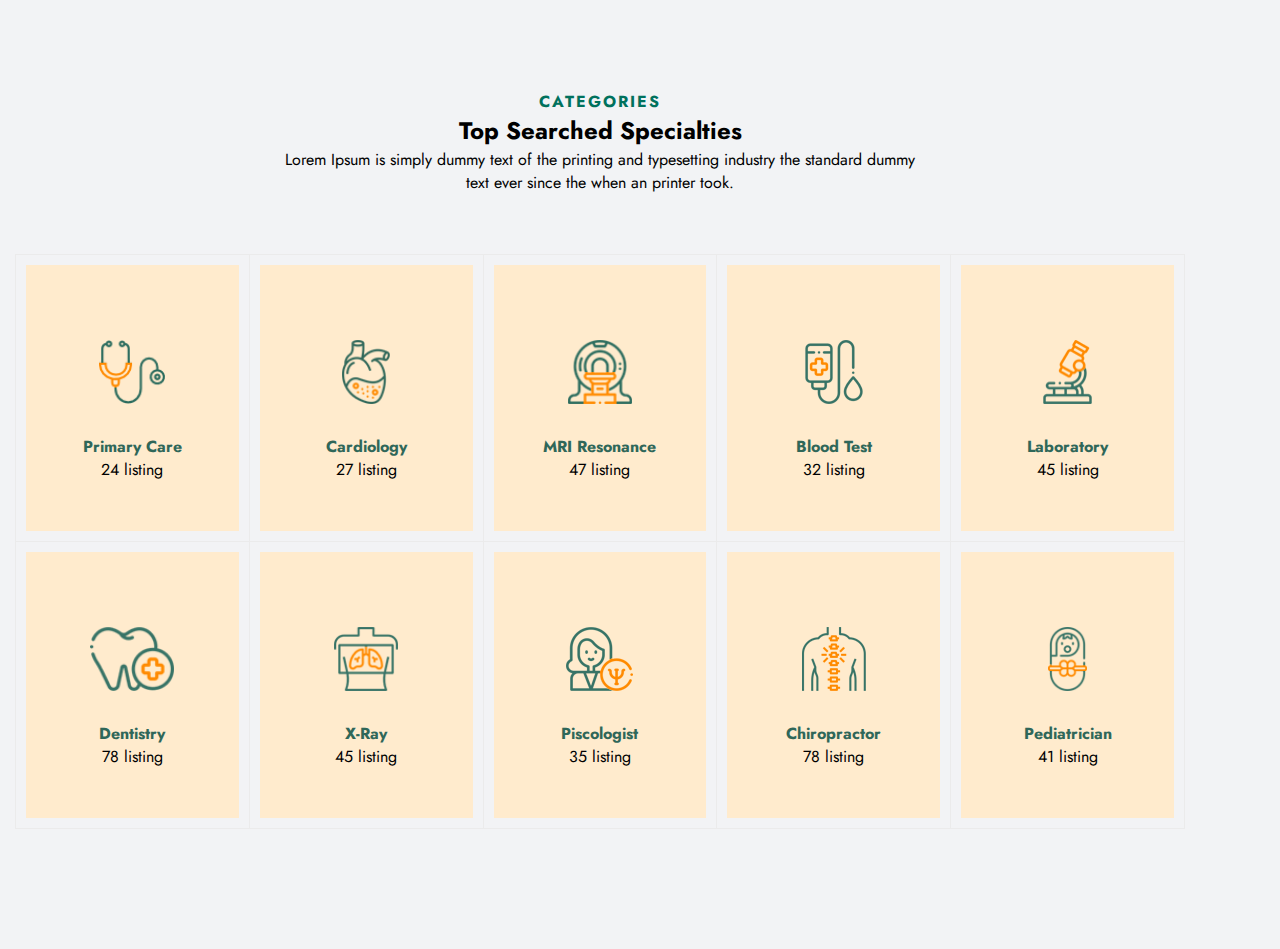
<file: index.html>
<!DOCTYPE html>
<html lang="en">
<head>
    <meta charset="UTF-8">
    <meta http-equiv="X-UA-Compatible" content="IE=edge">
    <meta name="viewport" content="width=device-width, initial-scale=1.0">
    <title>Medical Tamplate2</title>
    <!-- Css Flie -->
    <link rel="stylesheet" href="./style/style.css">
    <!-- Font Family Links -->
    <link rel="preconnect" href="https://fonts.googleapis.com">
    <link rel="preconnect" href="https://fonts.gstatic.com" crossorigin>
    <link href="https://fonts.googleapis.com/css2?family=Jost:ital,wght@0,200;0,300;0,400;0,500;0,600;0,700;0,800;0,900;1,400;1,500;1,700;1,800&display=swap" rel="stylesheet">
    <!-- Icons Link -->
    <link rel="stylesheet" href="https://cdnjs.cloudflare.com/ajax/libs/font-awesome/4.7.0/css/font-awesome.min.css">
    <!-- Bootstrap Css Link -->
    <link href="https://cdn.jsdelivr.net/npm/bootstrap@5.0.2/dist/css/bootstrap.min.css" rel="stylesheet" integrity="sha384-EVSTQN3/azprG1Anm3QDgpJLIm9Nao0Yz1ztcQTwFspd3yD65VohhpuuCOmLASjC" crossorigin="anonymous">
    
</head>
<body>

    <!-- Services Section Start -->
    <!-- Services Section Start -->
    <section class="aon-med-srv-cat-area ">
        <div class="container">

            <!--Title Section Start-->
            <div class="section-head center">
                <span class="aon-sub-title">Categories</span>
                <h2 class="aon-title">Top Searched Specialties</h2>
                <p>Lorem Ipsum is simply dummy text of the printing and typesetting industry the standard dummy text ever since the  when an printer took.</p>
            </div>
            <!--Title Section End-->

            <div class="section-content">
                <div class="aon-med-srv-cat-section">
                   <ul class="justify-content-center">
                       <li>
                           <!--one-->
                           <div class="aon-med-sevices-cat aon-icon-effect">
                               <div class="media">
                                   <span class="aon-icon">
                                       <img src="./images/services-icon/1.png" alt="">
                                   </span>
                               </div>
                               <div class="aon-med-serices-cat-info">
                                   <h4><a href="javascript:;">Primary Care</a></h4>
                                   <p>24 listing</p>
                               </div>
                           </div>
                       </li>
                       <li>
                            <!--two-->
                            <div class="aon-med-sevices-cat aon-icon-effect">
                                <div class="media">
                                    <span class="aon-icon">
                                        <img src="./images/services-icon/2.png" alt="">
                                    </span>
                                </div>
                                <div class="aon-med-serices-cat-info">
                                    <h4><a href="javascript:;">Cardiology</a></h4>
                                    <p>27 listing</p>
                                </div>
                            </div>
                        </li>
                        <li>
                            <!--three-->
                            <div class="aon-med-sevices-cat aon-icon-effect">
                                <div class="media">
                                    <span class="aon-icon">
                                        <img src="./images/services-icon/3.png" alt="">
                                    </span>
                                </div>
                                <div class="aon-med-serices-cat-info">
                                    <h4><a href="javascript:;">MRI Resonance</a></h4>
                                    <p>47 listing</p>
                                </div>
                            </div>
                        </li>
                        <li>
                            <!--four-->
                            <div class="aon-med-sevices-cat aon-icon-effect">
                                <div class="media">
                                    <span class="aon-icon">
                                        <img src="./images/services-icon/4.png" alt="">
                                    </span>
                                </div>
                                <div class="aon-med-serices-cat-info">
                                    <h4><a href="javascript:;">Blood Test</a></h4>
                                    <p>32 listing</p>
                                </div>
                            </div>
                        </li>
                        <li>
                            <!--five-->
                            <div class="aon-med-sevices-cat aon-icon-effect">
                                <div class="media">
                                    <span class="aon-icon">
                                        <img src="./images/services-icon/5.png" alt="">
                                    </span>
                                </div>
                                <div class="aon-med-serices-cat-info">
                                    <h4><a href="javascript:;">Laboratory</a></h4>
                                    <p>45 listing</p>
                                </div>
                            </div>
                        </li>
                        <li>
                            <!--six-->
                            <div class="aon-med-sevices-cat aon-icon-effect">
                                <div class="media">
                                    <span class="aon-icon">
                                        <img src="./images/services-icon/6.png" alt="">
                                    </span>
                                </div>
                                <div class="aon-med-serices-cat-info">
                                    <h4><a href="javascript:;">Dentistry</a></h4>
                                    <p>78 listing</p>
                                </div>
                            </div>
                        </li>
                        <li>
                            <!--seven-->
                            <div class="aon-med-sevices-cat aon-icon-effect">
                                <div class="media">
                                    <span class="aon-icon">
                                        <img src="./images/services-icon/7.png" alt="">
                                    </span>
                                </div>
                                <div class="aon-med-serices-cat-info">
                                    <h4><a href="javascript:;">X-Ray</a></h4>
                                    <p>45 listing</p>
                                </div>
                            </div>
                        </li>
                        <li>
                            <!--eight-->
                            <div class="aon-med-sevices-cat aon-icon-effect">
                                <div class="media">
                                    <span class="aon-icon">
                                        <img src="./images/services-icon/8.png" alt="">
                                    </span>
                                </div>
                                <div class="aon-med-serices-cat-info">
                                    <h4><a href="javascript:;">Piscologist</a></h4>
                                    <p>35 listing</p>
                                </div>
                            </div>
                        </li>
                        <li>
                            <!--nine-->
                            <div class="aon-med-sevices-cat aon-icon-effect">
                                <div class="media">
                                    <span class="aon-icon">
                                        <img src="./images/services-icon/9.png" alt="">
                                    </span>
                                </div>
                                <div class="aon-med-serices-cat-info">
                                    <h4><a href="javascript:;">Chiropractor</a></h4>
                                    <p>78 listing</p>
                                </div>
                            </div>
                        </li>
                        <li>
                            <!--ten-->
                            <div class="aon-med-sevices-cat aon-icon-effect">
                                <div class="media">
                                    <span class="aon-icon">
                                        <img src="./images/services-icon/10.png" alt="">
                                    </span>
                                </div>
                                <div class="aon-med-serices-cat-info">
                                    <h4><a href="javascript:;">Pediatrician</a></h4>
                                    <p>41 listing</p>
                                </div>
                            </div>
                        </li>

                   </ul> 
                </div>
                <div class="aon-addmore-btn-section">
                    <a href="javascripr:;" class="aon-addplus"><i class="feather-plus"></i></a>
                </div>
            </div>
        </div>
    </section>
    <!-- Services Section End -->
    <!-- Services Section End -->

  
   
    <!-- Bootstarp Js CDN -->
    <script src="https://cdn.jsdelivr.net/npm/@popperjs/core@2.9.2/dist/umd/popper.min.js" integrity="sha384-IQsoLXl5PILFhosVNubq5LC7Qb9DXgDA9i+tQ8Zj3iwWAwPtgFTxbJ8NT4GN1R8p" crossorigin="anonymous"></script>
    <script src="https://cdn.jsdelivr.net/npm/bootstrap@5.0.2/dist/js/bootstrap.min.js" integrity="sha384-cVKIPhGWiC2Al4u+LWgxfKTRIcfu0JTxR+EQDz/bgldoEyl4H0zUF0QKbrJ0EcQF" crossorigin="anonymous"></script>
</body>
</html>
</file>
<file: style/style.css>
@charset "UTF-8";
@import url("https://fonts.googleapis.com/css2?family=DM+Sans:ital,wght@0,400;0,500;0,700;1,400;1,500;1,700&amp;family=Fredoka+One&amp;display=swap");
* {
  margin: 0px;
  padding: 0px;
  box-sizing: border-box;
  list-style: none;
  text-decoration: none;
  font-family: "Jost", sans-serif;
}

header.header_section .header-top {
  border-bottom: 1px solid #DFDFDF;
  overflow: hidden;
  background: #034136;
}

@media only screen and (max-width: 1199px) {
  header.header_section .header-top {
    display: none;
  }
}
header.header_section .header-top-wrapper {
  display: flex;
  align-items: center;
  justify-content: space-between;
  padding: 12px 0;
}

header.header_section .header-top-wrapper .left {
  display: flex;
  align-items: center;
  position: relative;
  padding-right: 25px;
}

header.header_section .header-top-wrapper .left::after {
  position: absolute;
  content: "";
  right: 0;
  height: 67px;
  width: 1px;
  background: #d1d1d1;
  transform: rotate(11deg);
}

header.header_section .header-top-wrapper .left .icon {
  margin-right: 10px;
}

header.header_section .header-top-wrapper .left p.disc {
  font-weight: 600;
  color: #f2f3f5;
  font-family: var(--font-primary);
}

header.header_section .header-top-wrapper .right {
  display: flex;
  align-items: center;
}

header.header_section .header-top-wrapper .right ul {
  display: flex;
  align-items: center;
  padding: 0;
  margin: 0;
  list-style: none;
}

header.header_section .header-top-wrapper .right ul li {
  margin-left: 25px;
  margin-top: 0;
  margin-bottom: 0;
  padding: 0;
  list-style: none;
  position: relative;
  padding-right: 25px;
}

header.header_section .header-top-wrapper .right ul li::after {
  position: absolute;
  content: "";
  right: 0;
  height: 67px;
  width: 1px;
  top: 50%;
  background: #d1d1d1;
  transform: rotate(11deg) translateY(-50%);
}

header.header_section .header-top-wrapper .right ul li a {
  color: #f2f3f5;
  font-family: var(--font-primary);
  font-weight: 600;
  transition: 0.3s;
  text-decoration: none;
}

header.header_section .header-top-wrapper .right ul li a:hover {
  color: var(--color-primary);
}

header.header_section .header-top-wrapper .right ul li.last {
  margin-right: 0;
  padding-right: 0;
}

header.header_section .header-top-wrapper .right ul li.last::after {
  display: none;
}

.header_section .nav-area-one .nav-header-area {
  position: relative;
}

@media only screen and (min-width: 768px) and (max-width: 991px) {
  .header_section .nav-area-one .nav-header-area {
    display: none;
  }
}
@media only screen and (max-width: 767px) {
  .header_section .nav-area-one .nav-header-area {
    display: none;
  }
}
.header_section .nav-area-one .clip-path {
  -webkit-clip-path: polygon(100% 0, 100% 42%, 98.5% 100%, 1.5% 100%, 0 42%, 0% 0%);
          clip-path: polygon(100% 0, 100% 42%, 98.5% 100%, 1.5% 100%, 0 42%, 0% 0%);
  position: absolute;
  background: var(--color-primary);
  height: 65px;
  width: 100%;
}

.header_section .nav-area-one .wrapper {
  display: flex;
  align-items: center;
  line-height: 0;
  position: absolute;
  width: 100%;
  justify-content: space-between;
}

.header_section .nav-area-one .wrapper .nav-area nav ul {
  display: flex;
  align-items: center;
  margin-left: 10px;
}

.header_section .nav-area-one .wrapper .nav-area nav ul li a {
  padding: 21px 20px;
  display: block;
}

.header_section .nav-area-one .wrapper .btn-right {
  display: flex;
  align-items: center;
  margin-right: 40px;
}

.header_section .nav-area-one .wrapper .btn-right .search-btn {
  cursor: pointer;
}

.header_section .nav-area-one .wrapper .btn-right .search-btn i {
  color: #fff;
  font-size: 20px;
  margin-top: 2px;
}

.header_section .nav-area-one .wrapper .btn-right .cart-icon {
  margin-left: 30px;
  cursor: pointer;
  position: relative;
}

.header_section .nav-area-one .wrapper .btn-right .cart-icon::after {
  position: absolute;
  right: -10px;
  bottom: -6px;
  height: 20px;
  width: 20px;
  border-radius: 50%;
  content: "2";
  background: #236355;
  display: flex;
  align-items: center;
  justify-content: center;
  font-size: 12px;
  color: #fff;
}

.nav-area ul {
  padding: 0;
  margin: 0;
}

.nav-area ul li {
  margin: 0;
}

.nav-area ul li a {
  text-transform: uppercase;
  font-family: var(--font-primary);
  color: #fff;
  font-weight: 700;
  letter-spacing: 0.12em;
  font-size: 16px;
  line-height: 24px;
}

.header_section .main-nav-desk nav ul li.has-droupdown .submenu.inner-page .sub-dropdown {
  position: relative;
}

.header_section .main-nav-desk nav ul li.has-droupdown .submenu.inner-page .sub-dropdown:hover::after {
  color: var(--color-primary);
}

.header_section .main-nav-desk nav ul li.has-droupdown .submenu.inner-page .sub-dropdown::after {
  position: absolute;
  content: "\f105";
  font-family: "Font Awesome 6 Pro" !important;
  font-size: 16px;
  right: 25px;
  top: 50%;
  transform: translateY(-50%);
  color: #fff;
}

.header_section .main-nav-desk nav ul li.has-droupdown .submenu.inner-page .sub-dropdown .third-lvl {
  margin-left: -4px;
}

.header_section .main-nav-desk nav ul li.has-droupdown .submenu.menu-home li a span {
  bottom: 15px;
}

.header-mid {
  background: rgba(255, 235, 205, 0.7215686275);
}

.header-mid-one-wrapper {
  display: flex;
  align-items: center;
  justify-content: space-between;
  padding: 30px 0;
}

.header-mid-one-wrapper .header-right {
  display: flex;
  align-items: center;
  gap: 50px;
}

.header-mid-one-wrapper .header-right .single-component {
  display: flex;
  align-items: center;
}

.header-mid-one-wrapper .header-right .single-component .icon {
  margin-right: 15px;
}

.header-mid-one-wrapper .header-right .single-component .info span {
  display: block;
  font-weight: 600;
  font-size: 16px;
  line-height: 24px;
  color: #00715d;
  font-family: var(--font-primary);
  margin-bottom: -3px;
}

.header-mid-one-wrapper .header-right .single-component .info a {
  font-weight: 600;
  font-size: 20px;
  line-height: 30px;
  color: #d5a307;
  font-family: var(--font-primary);
  transition: 0.3s;
  text-decoration: none;
}

.header-mid-one-wrapper .header-right .single-component {
  display: flex;
  align-items: center;
}

.header-mid-one-wrapper .header-right .single-component a.rts-btn {
  display: flex;
  align-items: center;
}

.header-mid-one-wrapper .header-right .single-component .rts-btn {
  padding: 17px 33px;
}

.rts-btn.btn-primary {
  background: #034136;
  color: #fff;
  position: relative;
  overflow: hidden;
  z-index: 1;
  text-decoration: none;
}

.rts-btn {
  padding: 20px 33px;
  font-family: var(--font-primary);
  line-height: 10px;
  max-width: -moz-max-content;
  max-width: max-content;
  font-size: 16px;
  font-weight: 700;
  letter-spacing: 0.05em;
  text-transform: uppercase;
  transition: 0.3s;
  border-radius: 2px;
  display: block;
  min-width: -moz-max-content;
  min-width: max-content;
}

.header_section .nav-area-one .wrapper {
  display: flex;
  align-items: center;
  line-height: 0;
  position: absolute;
  width: 100%;
  justify-content: space-between;
}

.header_section .nav-area-one .clip-path {
  -webkit-clip-path: polygon(100% 0, 100% 42%, 98.5% 100%, 1.5% 100%, 0 42%, 0% 0%);
          clip-path: polygon(100% 0, 100% 42%, 98.5% 100%, 1.5% 100%, 0 42%, 0% 0%);
  position: absolute;
  background: #d5a307;
  height: 65px;
  width: 100%;
}

.header--sticky {
  transition: 0.3s;
  top: 0;
  z-index: 5;
  position: relative;
}

.carousel-item {
  width: 100%;
  background: linear-gradient(45deg, black, #141313);
}

.carousel-caption {
  bottom: 15.25rem !important;
}
.carousel-caption p {
  font-size: 22px;
}
.carousel-caption h5 {
  font-size: 50px;
  font-weight: 600;
  color: #fdfdfd;
}
.carousel-caption h5 span {
  font-weight: 700;
  font-size: 95px;
}
.carousel-caption .btn {
  border-radius: 8px;
  padding: 12px 36px;
  background: #b08500;
  font-size: 19px;
  color: white;
  font-weight: 500;
  letter-spacing: 1px;
}
.carousel-caption .btn:hover {
  color: #f0e5d4;
}

@media (max-width: 1200px) {
  .carousel-caption {
    bottom: 12.25rem !important;
  }
}
@media (max-width: 768px) {
  .carousel-caption {
    bottom: 6.25rem !important;
  }
}
.about_section {
  width: 100%;
  height: -moz-fit-content;
  height: fit-content;
  background-color: #e5f0fb;
  padding: 50px 30px;
}
.about_section .about_section_box {
  display: flex;
  align-items: center;
  justify-content: center;
  padding-top: 70px;
}

.about_content .sub_heading {
  color: #0d6efd;
}
.about_content .main_heading {
  font-weight: 700;
}
.about_content .cta_btn {
  font-size: 17px;
  font-weight: 600;
  letter-spacing: 1px;
  padding: 10px 40px;
  background-color: #0d6efd;
  color: #fff;
  border: none;
}

#icon_box {
  background-color: #fff !important;
}

.icon_box {
  border-top: 4px solid #0d6efd;
  background-color: #e5f0fb;
  padding: 30px 30px;
  border-radius: 10px;
  -webkit-clip-path: polygon(87% 0, 100% 13%, 100% 78%, 100% 100%, 0 100%, 0 0);
          clip-path: polygon(87% 0, 100% 13%, 100% 78%, 100% 100%, 0 100%, 0 0);
}
.icon_box h5 {
  padding-top: 25px;
  font-size: 20px;
  font-weight: 600;
}
.icon_box h3 {
  font-size: 22px;
  color: #0d6efd;
  font-weight: 700;
}
.icon_box .icon_img_box {
  display: flex;
  align-items: center;
  justify-content: space-between;
}
.icon_box .link {
  border-width: 1px;
  border-color: rgba(8, 106, 215, 0.6392156863);
  border-style: solid;
  border-radius: 5px;
  width: 36px;
  height: 36px;
  color: #086ad7;
  text-align: center;
  line-height: 36px;
  font-size: 14px;
  display: inline-block;
  margin-top: -10px;
}
.icon_box:hover .link {
  border-color: #086ad7;
  background-color: #086ad7;
  color: #fff;
}

.about-section-five {
  position: relative;
  padding: 120px 0 70px;
}

.about-section-five:before {
  position: absolute;
  left: -210px;
  top: -390px;
  height: 100%;
  width: 100%;
  background-image: url(../images/icons/pattern-7.png);
  background-repeat: no-repeat;
  background-position: center left;
  content: "";
}

.about-section-five .content-column {
  position: relative;
  margin-bottom: 50px;
  z-index: 1;
}

.about-section-five .content-column .inner-column {
  position: relative;
}

.about-section-five .content-column .inner-column .list-style-three {
  margin-bottom: 50px;
  border-bottom: 1px solid #e6e8ed;
  padding-bottom: 30px;
  display: flex;
  flex-wrap: wrap;
}

.about-section-five .content-column .inner-column .list-style-three li {
  width: 50%;
  padding-right: 20px;
}

.about-section-five .content-column .btn-box {
  position: relative;
}

.about-section-five .content-column .btn-box .theme-btn {
  margin-right: 20px;
}

.about-section-five .content-column .btn-box .info-btn {
  position: relative;
  display: block;
  font-size: 14px;
  padding: 8px 0;
  padding-left: 60px;
  color: var(--theme-color1);
  text-align: left;
  font-weight: 600;
  line-height: 20px;
}

.about-section-five .content-column .btn-box .info-btn small {
  font-size: 12px;
  font-weight: 400;
  color: #808287;
}

.about-section-five .content-column .btn-box .info-btn i {
  position: absolute;
  left: 0;
  top: 50%;
  margin-top: -25px;
  line-height: 50px;
  height: 50px;
  width: 50px;
  text-align: center;
  border-radius: 50%;
  color: var(--theme-color2);
  background-color: var(--bg-theme-color3);
  font-size: 18px;
}

.about-section-five .content-column .btn-box .info-btn:hover {
  color: var(--theme-color2);
}

.about-section-five .image-column {
  position: relative;
  margin-bottom: 50px;
  z-index: 1;
}

.about-section-five .image-column .inner-column {
  position: relative;
  display: flex;
}

.about-section-five .image-column .inner-column:before {
  position: absolute;
  top: 80px;
  left: -150px;
  height: 380px;
  width: 380px;
  border-radius: 50%;
  border: 50px solid var(--border-theme-color2);
  animation: zoom-one 5s infinite linear;
  content: "";
}

.about-section-five .image-column .image-1 {
  position: relative;
  margin-bottom: 0;
}

.about-section-five .image-column .image-2 {
  position: absolute;
  right: 88px;
  top: 60px;
  border: 10px solid #ffffff;
  box-shadow: 0 10px 60px rgba(0, 0, 0, 0.08);
  max-width: 300px;
}

.about-section-five .image-box {
  position: relative;
  display: inline-block;
}

.about-section-five .image-box:after {
  position: absolute;
  left: -70px;
  top: 75px;
  width: 203px;
  height: 200px;
  background-image: url(../images/dotted-map-bg.png);
  content: "";
}

.about-section-five .image-box .image {
  position: relative;
  padding-top: 30px;
  padding-right: 30px;
  z-index: 1;
  margin-bottom: 0;
}

.about-section-five .image-box .image:before {
  position: absolute;
  right: 0px;
  top: 0px;
  width: 180px;
  height: 166px;
  border: 4px solid #0d6efd;
  content: "";
}

.about-section-five .image-box .image img {
  position: relative;
  max-width: 100%;
  z-index: 3;
}

.about-section-five .image-box .experience {
  position: absolute;
  left: 0;
  bottom: 0;
  height: 170px;
  width: 205px;
  padding: 85px 18px 20px;
  overflow: hidden;
  z-index: 2;
}

.about-section-five .image-box .experience:before {
  position: absolute;
  left: 0;
  top: 0;
  width: 200%;
  height: 100%;
  background-color: #0d6efd;
  border-top: 15px solid #ffffff;
  content: "";
  transform: rotate(42deg);
  transform-origin: left top;
}

.about-section-five .image-box .experience strong {
  position: relative;
  font-size: 26px;
  line-height: 1em;
  font-weight: 700;
  color: #fff;
}

.about-section-five .image-box .experience .text {
  position: relative;
  top: -2px;
  font-size: 16px;
  line-height: 20px;
  letter-spacing: 0.02em;
  font-weight: 500;
  color: #fff;
}

.about-section-five.style-two::before {
  position: absolute;
  left: auto;
  right: -240px;
  top: -40px;
  transform: scaleX(-1);
  content: "";
}

.about-section-five.style-two .sec-title {
  margin-bottom: 30px;
}

.about-section-five.style-two .content-column .inner-column {
  padding-left: 70px;
}

.about-section-five.style-two .content-column .inner-column .list-style-three li {
  font-size: 18px;
}

.about-section-five.style-two .content-column .inner-column .list-style-three li:before {
  font-size: 13px;
  color: #0d6efd;
}

.about-section-five.style-two .image-column .inner-column:before {
  display: none;
}

.sec-title h2 {
  font-size: 48px;
  font-weight: 700;
  word-spacing: 1px;
}
.sec-title .sub-title {
  position: relative;
  top: -8px;
  font-size: 18px;
  color: #086ad7;
  font-weight: 600;
  display: inline-block;
  text-transform: capitalize;
}
.sec-title .sub-title::before {
  position: absolute;
  left: 100%;
  top: 50%;
  height: 2px;
  width: 40px;
  margin-left: 10px;
  margin-top: -1px;
  background: #086ad7;
  content: "";
}
.sec-title .text {
  padding-top: 22px;
}

.btn-style-one {
  position: relative;
  font-size: 13px;
  line-height: 24px;
  padding: 15px 50px;
  font-weight: 700;
  letter-spacing: 0.1em;
  overflow: hidden;
  text-transform: uppercase;
  color: #fff;
  background: #0d6efd;
  text-decoration: none;
}

.theme-btn {
  display: inline-flex;
  justify-content: center;
  text-align: center;
  white-space: nowrap;
  transition: all 0.3s ease;
  z-index: 0;
}

.list-style-three {
  position: relative;
}

.list-style-three li {
  position: relative;
  font-size: 16px;
  line-height: 26px;
  font-weight: 500;
  color: var(--theme-color1);
  padding-left: 25px;
  margin-bottom: 10px;
}

.list-style-three li:before {
  position: absolute;
  left: 0;
  top: 0;
  content: "\f058";
  font-weight: 900;
  font-family: "Font Awesome 5 Free";
  color: var(--theme-color2);
}

.list-style-three li a {
  display: inline-block;
  color: #ffffff;
  transition: all 300ms ease;
}

.list-style-three li a:hover {
  color: #ffffff;
}

.auto-container {
  position: static;
  max-width: 1200px;
  padding: 0px 15px;
  margin: 0 auto;
  width: 100%;
}

.services-section-three .outer-box {
  margin-left: -30px;
  margin-right: -30px;
}

.services-section-three {
  position: relative;
  padding: 120px 0 90px;
  z-index: 2;
  margin-top: -80px;
}

.services_section {
  width: 100%;
  height: -moz-fit-content;
  height: fit-content;
  padding: 30px 30px;
  background-color: rgba(223, 223, 223, 0.3294117647);
}
.services_section .row {
  padding-top: 50px;
}
.services_section .serive_row {
  padding-bottom: 50px;
}

.section_heading {
  text-align: center;
}
.section_heading h5 {
  color: #0d6efd;
  font-weight: 700;
  font-size: 25px;
  padding-bottom: 15px;
}
.section_heading h1 {
  font-weight: 700;
}

.cta-banner-content {
  background-color: #eee;
  border-radius: 10px;
  padding: 50px 0px;
  position: relative;
  overflow: hidden;
  z-index: 1;
}
.cta-banner-content::before {
  position: absolute;
  width: 100%;
  background-color: #be9208;
  content: "";
  height: 100%;
  left: 0;
  top: 0;
  z-index: -1;
  opacity: 0.9;
}
.cta-banner-content a {
  background-color: #fff;
  border-color: #fff;
  color: #086ad7;
}
.cta-banner-content .mmd-btn {
  color: #ffffff;
  padding: 20px 40px;
  border-radius: 5px;
  font-size: 14px;
  font-weight: 600;
  text-decoration: none;
  background-color: #154c4f;
  /* border: 1px solid #ffffff; */
  box-sizing: border-box;
}

.bg-cover {
  background-repeat: no-repeat;
  background-size: cover;
  position: relative;
  background-position: center;
}

.our-achivement-fact {
  position: relative;
  margin-top: -100px;
  z-index: -1;
  padding-top: 100px;
  background-color: #00715d;
}
.our-achivement-fact::after {
  position: absolute;
  width: 100%;
  background-color: #2b2843;
  content: "";
  height: 100%;
  left: 0;
  bottom: 0;
  z-index: -1;
  opacity: 0.5;
}

.funfact-content-grid {
  background-color: transparent;
  justify-content: space-around;
}

.funfact-content-grid {
  display: grid;
  grid-template-columns: 1fr 1fr 1fr 1fr;
  grid-template-rows: auto;
  justify-content: space-between;
  text-align: center;
  align-items: center;
  border-radius: 7px;
  padding: 80px 0px 70px;
}

.funfact-content-grid > *:nth-child(1) {
  -ms-grid-row: 1;
  -ms-grid-column: 1;
}

.funfact-content-grid > *:nth-child(2) {
  -ms-grid-row: 1;
  -ms-grid-column: 2;
}

.funfact-content-grid > *:nth-child(3) {
  -ms-grid-row: 1;
  -ms-grid-column: 3;
}

.funfact-content-grid > *:nth-child(4) {
  -ms-grid-row: 1;
  -ms-grid-column: 4;
}

@media (max-width: 991px) {
  .funfact-content-grid {
    grid-template-columns: 1fr 1fr;
    grid-gap: 40px;
  }
}
@media (max-width: 500px) {
  .funfact-content-grid {
    grid-template-columns: 1fr;
    grid-gap: 40px;
  }
}
.funfact-content-grid .single-funfact-item .icon {
  font-size: 42px;
  line-height: 1;
  margin-bottom: 20px;
}

.funfact-content-grid .single-funfact-item h3 {
  font-weight: 500;
  font-size: 55px;
  line-height: 1;
  position: relative;
  display: inline-block;
}

.funfact-content-grid .single-funfact-item h3::before {
  position: absolute;
  content: "+";
  right: -20px;
  top: -15px;
  font-size: 30px;
  font-weight: 400;
}

.funfact-content-grid .single-funfact-item p {
  margin-top: 5px;
}

.services-section-three {
  position: relative;
  padding: 120px 0 90px;
  z-index: 2;
  margin-top: -80px;
}

.services-section-three .outer-box {
  margin-left: -30px;
  margin-right: -30px;
}

.services-section-three .sec-title {
  margin-bottom: 50px;
}

.service-block-three {
  position: relative;
  margin-bottom: 30px;
  z-index: 1;
}

.service-block-three .inner-box {
  position: relative;
  overflow: hidden;
  height: 100%;
  padding: 45px 25px 25px;
  background-color: #eee;
  background-repeat: no-repeat;
  background-position: center;
  background-size: cover;
  text-align: center;
  min-height: 280px;
  box-shadow: 0 10px 60px rgba(0, 0, 0, 0.07);
  transition: all 300ms ease;
  border-top: 6px solid #086ad7;
}

.service-block-three .inner-box:before {
  position: absolute;
  left: 0;
  top: 0;
  height: 100%;
  width: 100%;
  background-color: #ffffff;
  content: "";
  transition: all 300ms linear;
  z-index: -1;
}

.service-block-three .inner-box:hover {
  transform: translateY(-10px);
}

.service-block-three .inner-box:hover:before {
  height: 0;
}

.service-block-three .inner-box:hover .icon {
  background-color: #0d6efd;
  transition-delay: 150ms;
}

.service-block-three .inner-box:hover .title {
  color: #ffffff;
}

.service-block-three .inner-box:hover .text {
  color: #8c8f94;
}

.service-block-three .icon {
  position: relative;
  display: flex;
  align-items: center;
  justify-content: center;
  height: 100px;
  width: 100px;
  font-size: 64px;
  color: #610b0b;
  font-weight: 900;
  line-height: 64px;
  background-color: #086ad7;
  border-radius: 50%;
  margin: 0 auto 15px;
  transition: all 200ms linear;
}

.service-block-three .title {
  margin-bottom: 10px;
  line-height: 1.2em;
}

.service-block-three .title:hover {
  color: #ffffff;
}

.service-block-three .text {
  position: relative;
  font-size: 16px;
  line-height: 24px;
  color: #797582;
  font-weight: 500;
  transition: all 200ms linear;
}

.inner-box img {
  position: relative;
  display: -ms-flexbox;
  align-items: center;
  justify-content: center;
  margin: 0 auto 15px;
  transition: all 200ms linear;
}

.auto-container {
  position: static;
  max-width: 1200px;
  padding: 0px 15px;
  margin: 0 auto;
  width: 100%;
}

#service-box-title a {
  text-decoration: none;
  font-size: 20px;
  font-weight: 700;
  color: #0d6efd;
}

.service_wrapper {
  z-index: 1;
  position: relative;
}

.service_wrapper .service_element {
  z-index: -1;
  position: absolute;
  bottom: 0;
  left: 0;
}

.service_wrapper .service_btn {
  margin-top: 50px;
  text-align: center;
  font-family: "Syne", sans-serif;
  font-style: normal;
  font-weight: 500;
  font-size: 20px;
  line-height: 100%;
  color: #5F637A;
}

.service_wrapper .service_btn a {
  text-decoration: underline;
  background: linear-gradient(96.87deg, #1270d8 4.82%, #222650 96.93%);
  -webkit-background-clip: text;
  -webkit-text-fill-color: transparent;
  background-clip: text;
  text-fill-color: transparent;
}

.single_service_items {
  padding: 100px 50px;
  position: relative;
  height: 420px;
  width: 100%;
  border-radius: 70% 30% 50% 50%/60% 53% 47% 40%;
  background: linear-gradient(140.51deg, #FEFBFB 19.45%, #FCFBFE 88.84%);
}

@media (max-width: 768px) {
  .single_service_items {
    padding: 50px 20px;
  }
}
.single_service_items .icon {
  display: inline-block;
  position: relative;
  z-index: 1;
  margin-bottom: 20px;
}

.single_service_items .icon::after {
  transition: all 0.4s ease-in-out;
  position: absolute;
  opacity: 0;
  bottom: 0%;
  left: 0%;
  z-index: -1;
  content: "";
  clear: both;
  width: 27px;
  height: 27px;
  background: rgba(225, 75, 101, 0.22);
  border-radius: 500px;
}

.single_service_items::after {
  transition: all 0.4s ease-in-out;
  position: absolute;
  opacity: 0;
  top: 0%;
  left: 0%;
  z-index: -1;
  content: "";
  clear: both;
  width: 100%;
  height: 100%;
  background: linear-gradient(96.87deg, #1270d8 4.82%, #222650 96.93%);
  border-radius: 61% 39% 29% 71%/52% 67% 33% 48%;
}

.single_service_items::before {
  transition: all 0.4s ease-in-out;
  position: absolute;
  opacity: 1;
  top: 0%;
  left: 0%;
  z-index: -1;
  content: "";
  clear: both;
  width: 100%;
  height: 100%;
  background: linear-gradient(96.87deg, rgba(230, 76, 98, 0.1) 4.82%, rgba(101, 42, 171, 0.1) 96.93%);
  border-radius: 61% 39% 29% 71%/52% 67% 33% 48%;
}

.single_service_items h4 {
  font-family: "Syne", sans-serif;
  font-style: normal;
  font-weight: 700;
  font-size: 24px;
  line-height: 36px;
  text-align: center;
  color: #000000;
  margin-bottom: 20px;
}

.single_service_items p {
  font-family: "Syne", sans-serif;
  font-style: normal;
  font-weight: 400;
  font-size: 17px;
  line-height: 30px;
  color: #5F637A;
}

.single_service_items:hover::after {
  opacity: 1;
}

.single_service_items:hover .icon::after {
  opacity: 1;
}

.single_service_items:hover::before {
  opacity: 0;
}

.mean-container .mean-nav ul li > a.mean-expand i, .back-to-top-wrapper, a,
button,
p,
input,
select,
textarea,
li,
.transition-3 {
  transition: all 0.3s 0s ease-out;
}

.back-to-top-btn {
  transition: transform 0.3s 0s ease-out;
}

:root {
  /**
  @font family declaration
  */
  --tp-ff-body: "DM Sans", sans-serif;
  --tp-ff-heading: "Fredoka One", cursive;
  --tp-ff-p: "DM Sans", sans-serif;
  --tp-ff-fontawesome: "Font Awesome 6 Pro";
  /**
  @color declaration
  */
  --tp-common-white: #fff;
  --tp-common-black: #000;
  --tp-heading-primary: #283734;
  --tp-grey-1: #fcfaf7;
  --tp-grey-2: #283734;
  --tp-grey-3: #f4f9f8;
  --tp-text-body: #6f7775;
  --tp-theme-1: #00715d;
  --tp-theme-2: #fbd45a;
  --tp-theme-3: #283734;
  --tp-border-primary: #00715d;
}

.container, .container-lg, .container-md, .container-sm, .container-xl, .container-xxl {
  max-width: 1200px;
  padding-right: var(--bs-gutter-x, 15px);
  padding-left: var(--bs-gutter-x, 15px);
}

.row {
  --bs-gutter-x: 30px;
}

* {
  margin: 0;
  padding: 0;
  box-sizing: border-box;
}

/*---------------------------------
	typography css start 
---------------------------------*/
a:not([href]):not([class]),
a:not([href]):not([class]):hover {
  color: inherit;
  text-decoration: none;
}

a:focus,
.button:focus {
  text-decoration: none;
  outline: none;
}

a:focus,
a:hover {
  color: inherit;
  text-decoration: none;
}

a,
button {
  color: inherit;
  outline: none;
  border: none;
  background: transparent;
}

button:hover {
  cursor: pointer;
}

button:focus {
  outline: 0;
}

.uppercase {
  text-transform: uppercase;
}

.capitalize {
  text-transform: capitalize;
}

input[type=text],
input[type=email],
input[type=tel],
input[type=number],
input[type=password],
input[type=url],
textarea {
  outline: none;
  background-color: rgba(239, 240, 242, 0);
  height: 33px;
  width: 100%;
  line-height: 54px;
  font-size: 16px;
  color: white;
  padding-right: 29px;
  border: none;
  border-bottom: 1px solid #fff;
}

[dir=rtl] input[type=text],
[dir=rtl] input[type=email],
[dir=rtl] input[type=tel],
[dir=rtl] input[type=number],
[dir=rtl] input[type=password],
[dir=rtl] input[type=url],
[dir=rtl] textarea {
  text-align: right;
}

input[type=text]::-moz-placeholder,
input[type=email]::-moz-placeholder,
input[type=tel]::-moz-placeholder,
input[type=number]::-moz-placeholder,
input[type=password]::-moz-placeholder,
input[type=url]::-moz-placeholder,
textarea::-moz-placeholder { /* Firefox 19+ */
  color: #6f7775;
}

input[type=text]::-moz-placeholder, input[type=email]::-moz-placeholder, input[type=tel]::-moz-placeholder, input[type=number]::-moz-placeholder, input[type=password]::-moz-placeholder, input[type=url]::-moz-placeholder, textarea::-moz-placeholder { /* MODERN BROWSER */
  color: #6f7775;
}

input[type=text]::placeholder,
input[type=email]::placeholder,
input[type=tel]::placeholder,
input[type=number]::placeholder,
input[type=password]::placeholder,
input[type=url]::placeholder,
textarea::placeholder { /* MODERN BROWSER */
  color: #6f7775;
}

input[type=color] {
  appearance: none;
  -moz-appearance: none;
  -webkit-appearance: none;
  background: none;
  border: 0;
  cursor: pointer;
  height: 100%;
  width: 100%;
  padding: 0;
  border-radius: 50%;
}

*::-moz-selection {
  background: var(--tp-common-black);
  color: var(--tp-common-white);
  text-shadow: none;
}

::-moz-selection {
  background: var(--tp-common-black);
  color: var(--tp-common-white);
  text-shadow: none;
}

::selection {
  background: var(--tp-common-black);
  color: var(--tp-common-white);
  text-shadow: none;
}

*::-moz-placeholder {
  color: var(--tp-common-black);
  font-size: var(--tp-fz-body);
  opacity: 1;
}

*::placeholder {
  color: var(--tp-common-black);
  font-size: var(--tp-fz-body);
  opacity: 1;
}

.test-class {
  padding: 5px 20px;
  background-color: green;
  color: #000;
  position: relative;
  overflow: hidden;
}

.test-class::after, .test-class::before {
  position: absolute;
  content: "";
  left: -23px;
  bottom: -7px;
  width: 79%;
  height: 10px;
  background-color: #fff;
  border-radius: 50%;
}

.test-class::before {
  left: auto;
  right: -23px;
  top: -7px;
  bottom: auto;
}

.test-class span {
  position: relative;
}

.test-class span::after, .test-class span::before {
  position: absolute;
  content: "";
  left: -23px;
  bottom: -7px;
  width: 79%;
  height: 10px;
  background-color: red;
  border-radius: 50%;
}

.footer__subscribe-input input::-moz-placeholder {
  color: #98a8a5;
  opacity: 1;
}

.footer__subscribe-input input::placeholder {
  color: #98a8a5;
  opacity: 1;
}

.z-index-1 {
  position: relative;
  z-index: 1;
}

.z-index-2 {
  position: relative;
  z-index: 2;
}

.z-index-3 {
  position: relative;
  z-index: 3;
}

.z-index-4 {
  position: relative;
  z-index: 4;
}

.z-index-5 {
  position: relative;
  z-index: 5;
}

.z-index-6 {
  position: relative;
  z-index: 6;
}

.z-index-7 {
  position: relative;
  z-index: 7;
}

.z-index-8 {
  position: relative;
  z-index: 8;
}

.z-index-9 {
  position: relative;
  z-index: 9;
}

/*---------------------------------
    1.2 Common Classes
---------------------------------*/
.w-img img {
  width: 100%;
}

.m-img img {
  max-width: 100%;
}

.fix {
  overflow: hidden;
}

.clear {
  clear: both;
}

.z-index-1 {
  z-index: 1;
}

.z-index-11 {
  z-index: 11;
}

.overflow-y-visible {
  overflow-x: hidden;
  overflow-y: visible;
}

.p-relative {
  position: relative;
}

.p-absolute {
  position: absolute;
}

.include-bg {
  background-position: center;
  background-size: cover;
  background-repeat: no-repeat;
}

.demo {
  transition: color 0.3s 0s linear;
  transition: color 0.3s linear, transform 0.2s ease;
}

[dir=rtl] .demo {
  margin-left: 0;
  margin-right: 15px;
}

div.demo img {
  margin-left: 10px;
}

[tp-theme=tp-theme-dark] .demo {
  color: yellow;
}

/* dropcap */
.tp-dropcap::first-letter {
  font-size: 50px;
  font-weight: 700;
  float: left;
  text-align: center;
  color: var(--tp-common-black);
  background-color: var(--tp-common-white);
  box-shadow: 0px 16px 32px 0px rgba(0, 0, 0, 0.06);
  margin-right: 5px;
  line-height: inherit;
}

.class {
  stroke-dasharray: 189px, 191px;
  stroke-dashoffset: 0px;
}

/*---------------------------------
    1.3 Default Spacing
---------------------------------*/ /*----------------------------------------*/
/*  2.1 Back to top
/*----------------------------------------*/
.back-to-top-wrapper {
  position: fixed;
  right: 50px;
  bottom: 0;
  height: 44px;
  width: 44px;
  cursor: pointer;
  display: block;
  border-radius: 50%;
  z-index: 99;
  opacity: 0;
  visibility: hidden;
}

@media (max-width: 767px) {
  .back-to-top-wrapper {
    right: 20px;
    bottom: 20px;
  }
}
.back-to-top-wrapper.back-to-top-btn-show {
  visibility: visible;
  opacity: 1;
  bottom: 50px;
}

.back-to-top-btn {
  display: inline-block;
  width: 44px;
  height: 44px;
  text-align: center;
  background: #283734;
  box-shadow: 0px 8px 16px rgba(3, 4, 28, 0.3);
  color: var(--tp-common-white);
  border-radius: 50%;
}

.back-to-top-btn svg {
  transform: translateY(-2px);
}

.back-to-top-btn:hover {
  transform: translateY(-4px);
}

/*----------------------------------------*/
/*  2.2 Theme Settings
/*----------------------------------------*/
.tp-theme-settings-area {
  position: fixed;
  top: 50%;
  left: 0;
  width: 240px;
  background-color: #fff;
  border: 1px solid #EAEAEF;
  transform: translateY(-50%) translateX(-100%);
  z-index: 991;
  direction: ltr;
  border-bottom-right-radius: 4px;
}

.tp-theme-settings-area.settings-opened {
  transform: translateY(-50%) translateX(0%);
}

.tp-theme-settings-area.settings-opened .tp-theme-settings-gear {
  opacity: 0;
}

.tp-theme-settings-area.settings-opened .tp-theme-settings-close {
  opacity: 1;
}

.tp-theme-settings-open {
  position: absolute;
  top: -1px;
  left: 100%;
}

.tp-theme-settings-open button {
  background-color: var(--tp-common-white);
  border: 1px solid #EAEAEF;
  border-left: 0;
  width: 60px;
  height: 60px;
  line-height: 60px;
  text-align: center;
  font-size: 24px;
  color: var(--tp-common-black);
  position: relative;
  border-top-right-radius: 4px;
  border-bottom-right-radius: 4px;
}

.tp-theme-settings-gear {
  display: inline-block;
  animation: tp-theme-setting-spin 4s linear infinite;
}
@keyframes tp-theme-setting-spin {
  100% {
    transform: rotate(360deg);
  }
}
.tp-theme-settings-close {
  display: inline-block;
  position: absolute;
  top: 50%;
  left: 50%;
  transform: translate(-50%, -50%);
  opacity: 0;
}

.tp-theme-header-title {
  font-size: 16px;
  font-weight: 600;
  margin-bottom: 30px;
}

.tp-theme-wrapper {
  padding: 20px 30px 30px;
}

.tp-theme-toggle {
  text-align: center;
}

.tp-theme-toggle-main {
  display: inline-block;
  width: 160px;
  margin: auto;
  position: relative;
  z-index: 1;
  background-color: #f0f0f5;
  padding: 4px;
  border-radius: 20px;
}

.tp-theme-toggle-light, .tp-theme-toggle-dark {
  display: inline-block;
  width: 48%;
  height: 26px;
  line-height: 26px;
}

.tp-theme-toggle input {
  display: none;
}

.tp-theme-toggle:hover {
  cursor: pointer;
}

.tp-theme-toggle label {
  color: var(--tp-common-black);
  font-size: 14px;
  font-weight: 500;
}

.tp-theme-toggle label:hover {
  cursor: pointer;
}

.tp-theme-toggle #tp-theme-toggler {
  display: none;
}

.tp-theme-toggle #tp-theme-toggler:checked + i {
  right: calc(50% - 4px);
}

.tp-theme-toggle-slide {
  position: absolute;
  top: 50%;
  right: 4px;
  transform: translateY(-50%);
  width: 50%;
  height: 26px;
  color: var(--tp-common-black);
  background-color: var(--tp-common-white);
  border-radius: 30px;
  transform: translate3d(0, 0);
  transition: all 0.2s 0s cubic-bezier(0.25, 1, 0.5, 1);
  z-index: -1;
}

.tp-theme-dir {
  text-align: center;
}

.tp-theme-dir-main {
  display: inline-block;
  width: 160px;
  margin: auto;
  position: relative;
  z-index: 1;
  background-color: #f0f0f5;
  padding: 4px;
  border-radius: 20px;
}

.tp-theme-dir-ltr, .tp-theme-dir-rtl {
  display: inline-block;
  width: 48%;
  height: 26px;
  line-height: 26px;
}

.tp-theme-dir input {
  display: none;
}

.tp-theme-dir:hover {
  cursor: pointer;
}

.tp-theme-dir label {
  color: var(--tp-common-black);
  font-size: 14px;
  font-weight: 500;
}

.tp-theme-dir label:hover {
  cursor: pointer;
}

.tp-theme-dir #tp-dir-toggler {
  display: none;
}

.tp-theme-dir #tp-dir-toggler:checked + i {
  right: calc(50% - 4px);
}

.tp-theme-dir-slide {
  position: absolute;
  top: 50%;
  right: 4px;
  transform: translateY(-50%);
  width: 50%;
  height: 26px;
  color: var(--tp-common-black);
  background-color: var(--tp-common-white);
  border-radius: 30px;
  transform: translate3d(0, 0);
  transition: all 0.2s 0s cubic-bezier(0.25, 1, 0.5, 1);
  z-index: -1;
}

.tp-theme-color-item.active button::before {
  opacity: 1;
  visibility: visible;
}

.tp-theme-color-btn {
  width: 100%;
  height: 40px;
  line-height: 40px;
  text-align: center;
  position: relative;
}

.tp-theme-color-btn::before {
  position: absolute;
  content: "\f00c";
  font-weight: 600;
  font-family: var(--tp-ff-fontawesome);
  color: var(--tp-common-white);
  font-size: 16px;
  left: 50%;
  top: 50%;
  transform: translate(-50%, -50%);
  transition: all 0.3s 0s ease-out;
  opacity: 0;
  visibility: hidden;
}

.tp-theme-color-btn.tp-color-settings-btn[data-color="#F50963"] {
  background-color: #F50963;
}

.tp-theme-color-btn.tp-color-settings-btn[data-color="#008080"] {
  background-color: #008080;
}

.tp-theme-color-btn.tp-color-settings-btn[data-color="#F31E5E"] {
  background-color: #F31E5E;
}

.tp-theme-color-btn.tp-color-settings-btn[data-color="#AB6C56"] {
  background-color: #AB6C56;
  color: black;
}

.tp-theme-color-btn.tp-color-settings-btn[data-color="#4353FF"] {
  background-color: #4353FF;
}

.tp-theme-color-btn.tp-color-settings-btn[data-color="#3661FC"] {
  background-color: #3661FC;
}

.tp-theme-color-btn.tp-color-settings-btn[data-color="#2CAE76"] {
  background-color: #2CAE76;
}

.tp-theme-color-btn.tp-color-settings-btn[data-color="#FF5A1B"] {
  background-color: #FF5A1B;
}

.tp-theme-color-btn.tp-color-settings-btn[data-color="#03041C"] {
  background-color: #03041C;
}

.tp-theme-color-btn.tp-color-settings-btn[data-color="#ED212C"] {
  background-color: #ED212C;
}

.tp-theme-color-input {
  margin-top: 15px;
}

.tp-theme-color-input h6 {
  font-size: 14px;
  font-weight: 600;
  margin-bottom: 5px;
}

.tp-theme-color-input label {
  display: inline-block;
  width: 100%;
  height: 40px;
  line-height: 40px;
  text-align: center;
  background-color: var(--tp-theme-1);
  transition: all 0.3s 0s ease-out;
}

.tp-theme-color-input label:hover {
  cursor: pointer;
}

.tp-theme-color-input input {
  display: none;
}

/*----------------------------------------*/
/*  2.3 Buttons
/*----------------------------------------*/
/* theme btn */
.tp-btn {
  display: inline-block;
  font-size: 16px;
  font-weight: 700;
  color: var(--tp-theme-3);
  background: #d5a307;
  text-align: center;
  padding: 15px 49px;
  position: relative;
  letter-spacing: -0.02em;
  text-transform: uppercase;
  transition: all 0.5s linear;
  overflow: hidden;
  z-index: 1;
  text-decoration: none;
}

.tp-btn:hover {
  color: var(--tp-common-white);
}

.tp-btn:hover::before {
  transform: translate3d(0, 0, 0) scale3d(1, 1, 1);
  transition: transform 0.4s cubic-bezier(0.1, 0, 0.3, 1);
}

.tp-btn:hover::after {
  transform: translate3d(0, 0, 0);
  transition-duration: 0.05s;
  transition-delay: 0.4s;
  transition-timing-function: linear;
}

@media only screen and (min-width: 576px) and (max-width: 767px) {
  .tp-btn {
    padding: 15px 45px;
  }
}
@media (max-width: 767px) {
  .tp-btn {
    padding: 15px 37px;
  }
}
.tp-btn::before {
  position: absolute;
  content: "";
  background-color: #283734;
  width: 120%;
  height: 0;
  padding-bottom: 120%;
  top: -110%;
  border-radius: 50%;
  left: -10%;
  transform: translate3d(0, 68%, 0) scale3d(0, 0, 0);
  z-index: -1;
}

.tp-btn::after {
  position: absolute;
  content: "";
  top: 0;
  left: 0;
  width: 100%;
  height: 100%;
  background-color: #283734;
  transform: translate3d(0, -100%, 0);
  transition: transform 0.4s cubic-bezier(0.1, 0, 0.3, 1);
  z-index: -1;
}

.tp-btn-3 {
  display: inline-block;
  font-size: 16px;
  font-weight: 700;
  color: var(--tp-theme-3);
  background: var(--tp-theme-2);
  text-align: center;
  font-family: var(--tp-ff-space);
  padding: 15px 45px;
  position: relative;
  z-index: 1;
  overflow: hidden;
  letter-spacing: -0.02em;
  text-transform: uppercase;
  transition: all 0.5s linear;
  overflow: hidden;
  z-index: 1;
}

.tp-btn-3:hover {
  color: #283734;
  background-color: var(--tp-common-white);
}

.tp-btn-3:hover::before {
  transform: translate3d(0, 0, 0) scale3d(1, 1, 1);
  transition: transform 0.4s cubic-bezier(0.1, 0, 0.3, 1);
}

.tp-btn-3:hover::after {
  transform: translate3d(0, 0, 0);
  transition-duration: 0.05s;
  transition-delay: 0.4s;
  transition-timing-function: linear;
}

.tp-btn-3::before {
  position: absolute;
  content: "";
  background-color: #fff;
  width: 120%;
  height: 0;
  padding-bottom: 120%;
  top: -110%;
  border-radius: 50%;
  left: -10%;
  transform: translate3d(0, 68%, 0) scale3d(0, 0, 0);
  z-index: -1;
}

.tp-btn-3::after {
  position: absolute;
  content: "";
  top: 0;
  left: 0;
  width: 100%;
  height: 100%;
  background-color: #fff;
  transform: translate3d(0, -100%, 0);
  transition: transform 0.4s cubic-bezier(0.1, 0, 0.3, 1);
  z-index: -1;
}

.tp-btn-5 {
  display: inline-block;
  font-size: 16px;
  font-weight: 700;
  color: var(--tp-common-white);
  background: var(--tp-theme-1);
  text-align: center;
  padding: 15px 43px;
  position: relative;
  letter-spacing: -0.02em;
  text-transform: uppercase;
  transition: all 0.5s linear;
  overflow: hidden;
  z-index: 1;
}

.tp-btn-5:hover {
  color: var(--tp-common-white);
}

.tp-btn-5:hover::before {
  transform: translate3d(0, 0, 0) scale3d(1, 1, 1);
  transition: transform 0.4s cubic-bezier(0.1, 0, 0.3, 1);
}

.tp-btn-5:hover::after {
  transform: translate3d(0, 0, 0);
  transition-duration: 0.05s;
  transition-delay: 0.4s;
  transition-timing-function: linear;
}

.tp-btn-5:hover {
  color: var(--tp-common-white);
  background-color: var(--tp-grey-2);
}

.tp-btn-5::before {
  position: absolute;
  content: "";
  background-color: #283734;
  width: 120%;
  height: 0;
  padding-bottom: 120%;
  top: -110%;
  border-radius: 50%;
  left: -10%;
  transform: translate3d(0, 68%, 0) scale3d(0, 0, 0);
  z-index: -1;
}

.tp-btn-5::after {
  position: absolute;
  content: "";
  top: 0;
  left: 0;
  width: 100%;
  height: 100%;
  background-color: #283734;
  transform: translate3d(0, -100%, 0);
  transition: transform 0.4s cubic-bezier(0.1, 0, 0.3, 1);
  z-index: -1;
}

.tp-btn-black {
  display: inline-block;
  font-size: 16px;
  font-weight: 700;
  color: var(--tp-common-white);
  background-color: var(--tp-grey-2);
  text-align: center;
  font-family: var(--tp-ff-space);
  padding: 15px 49px;
  position: relative;
  letter-spacing: -0.02em;
  text-transform: uppercase;
  transition: all 0.5s linear;
  overflow: hidden;
  z-index: 1;
}

.tp-btn-black:hover {
  color: #283734;
}

.tp-btn-black:hover::before {
  transform: translate3d(0, 0, 0) scale3d(1, 1, 1);
  transition: transform 0.4s cubic-bezier(0.1, 0, 0.3, 1);
}

.tp-btn-black:hover::after {
  transform: translate3d(0, 0, 0);
  transition-duration: 0.05s;
  transition-delay: 0.4s;
  transition-timing-function: linear;
}

@media (max-width: 767px) {
  .tp-btn-black {
    padding: 8px 36px;
  }
}
.tp-btn-black::before {
  position: absolute;
  content: "";
  background-color: var(--tp-common-white);
  width: 120%;
  height: 0;
  padding-bottom: 120%;
  top: -110%;
  border-radius: 50%;
  left: -10%;
  transform: translate3d(0, 68%, 0) scale3d(0, 0, 0);
  z-index: -1;
}

.tp-btn-black::after {
  position: absolute;
  content: "";
  top: 0;
  left: 0;
  width: 110%;
  height: 100%;
  background-color: var(--tp-common-white);
  transform: translate3d(0, -100%, 0);
  transition: transform 0.4s cubic-bezier(0.1, 0, 0.3, 1);
  z-index: -1;
}

.tp-btn-text {
  display: inline-block;
  font-size: 16px;
  font-weight: 700;
  color: var(--tp-common-white);
  text-align: center;
  font-family: var(--tp-ff-space);
  position: relative;
  z-index: 1;
  overflow: hidden;
  letter-spacing: -0.02em;
  transition: 0.3s;
  text-transform: uppercase;
}

.tp-btn-text::before {
  position: absolute;
  content: "";
  background-color: #283734;
  width: 120%;
  height: 0;
  padding-bottom: 120%;
  top: -110%;
  border-radius: 50%;
  left: -10%;
  transform: translate3d(0, 68%, 0) scale3d(0, 0, 0);
  z-index: -1;
}

.tp-btn-text::after {
  position: absolute;
  content: "";
  top: 0;
  left: 0;
  width: 100%;
  height: 100%;
  background-color: #283734;
  transform: translate3d(0, -100%, 0);
  transition: transform 0.4s cubic-bezier(0.1, 0, 0.3, 1);
  z-index: -1;
}

.tp-btn-text:hover {
  color: #fbd45b;
}

.btn-link-sm {
  font-size: 14px;
  color: var(--tp-heading-primary);
  background: #f6eddf;
  padding: 5px 30px;
  letter-spacing: -0.02em;
  text-transform: uppercase;
  transition: all 0.5s linear;
  overflow: hidden;
  z-index: 1;
  position: relative;
  font-weight: 700;
}

.btn-link-sm:hover {
  color: var(--tp-common-white);
}

.btn-link-sm:hover::before {
  transform: translate3d(0, 0, 0) scale3d(1, 1, 1);
  transition: transform 0.4s cubic-bezier(0.1, 0, 0.3, 1);
}

.btn-link-sm:hover::after {
  transform: translate3d(0, 0, 0);
  transition-duration: 0.05s;
  transition-delay: 0.4s;
  transition-timing-function: linear;
}

.btn-link-sm::before {
  position: absolute;
  content: "";
  background-color: #283734;
  width: 120%;
  height: 0;
  padding-bottom: 120%;
  top: -110%;
  border-radius: 50%;
  left: -10%;
  transform: translate3d(0, 68%, 0) scale3d(0, 0, 0);
  z-index: -1;
}

.btn-link-sm::after {
  position: absolute;
  content: "";
  top: 0;
  left: 0;
  width: 100%;
  height: 100%;
  background-color: #283734;
  transform: translate3d(0, -100%, 0);
  transition: transform 0.4s cubic-bezier(0.1, 0, 0.3, 1);
  z-index: -1;
}

.tp-btn-4 {
  color: #6f7775;
  font-size: 14px;
  font-weight: 700;
  text-transform: uppercase;
}

.tp-btn-4:hover {
  color: #283734;
}

/*----------------------------------------*/
/*  2.4 Animations
/*----------------------------------------*/
/* pulse effect animation */
@keyframes pulse {
  0% {
    box-shadow: 0 0 0 0 rgba(255, 255, 255, 0.4);
  }
  70% {
    box-shadow: 0 0 0 45px rgba(255, 255, 255, 0);
  }
  100% {
    box-shadow: 0 0 0 0 rgba(255, 255, 255, 0);
  }
}
@keyframes lineDash {
  0% {
    stroke-dashoffset: 0;
  }
  100% {
    stroke-dashoffset: 1000;
  }
}
@keyframes moving {
  0% {
    transform: translatey(0px);
  }
  25% {
    transform: translatex(20px);
  }
  50% {
    transform: translatey(-20px);
  }
  75% {
    transform: translatex(-20px);
  }
  100% {
    transform: translatey(0px);
  }
}
@keyframes animate_right {
  50% {
    transform: translate(200px, -200px) rotate(180deg);
  }
}
@keyframes animationglob {
  0% {
    transform: rotate(0deg);
  }
  100% {
    transform: rotate(360deg);
  }
}
@keyframes tp-ripple {
  0% {
    box-shadow: 0 0 0 0 rgba(248, 248, 248, 0.2), 0 0 0 30px rgba(252, 252, 252, 0.2), 0 0 0 40px rgba(247, 246, 245, 0.2);
  }
  100% {
    box-shadow: 0 0 0 30px rgba(255, 255, 255, 0.2), 0 0 0 40px rgba(250, 250, 250, 0.2), 0 0 0 60px rgba(255, 255, 255, 0);
  }
}
@keyframes tfLeftToRight {
  49% {
    transform: translateX(30%);
  }
  50% {
    opacity: 0;
    transform: translateX(-30%);
  }
  51% {
    opacity: 1;
  }
}
@keyframes float-bob-y {
  0% {
    transform: translateY(-20px);
  }
  50% {
    transform: translateY(-10px);
  }
  100% {
    transform: translateY(-20px);
  }
}
@keyframes dash {
  to {
    stroke-dashoffset: 0;
  }
}
@keyframes lineDash {
  0% {
    stroke-dashoffset: 0;
  }
  100% {
    stroke-dashoffset: 1000;
  }
}
@keyframes lineDash-2 {
  0% {
    stroke-dashoffset: 0;
  }
  100% {
    stroke-dashoffset: -1000;
  }
}
@keyframes headerSlideDown {
  0% {
    margin-top: -150px;
  }
  100% {
    margin-top: 0;
  }
}
@keyframes headerSlideUp {
  0% {
    margin-top: 0;
  }
  100% {
    margin-top: -150px;
  }
}
/*----------------------------------------*/
/*  2.5 Preloader
/*----------------------------------------*/
#loading {
  background-color: #fff;
  height: 100%;
  width: 100%;
  position: fixed;
  z-index: 999;
  margin-top: 0px;
  top: 0px;
}

#loading-center {
  width: 100%;
  height: 100%;
  position: relative;
}

#loading-center-absolute {
  position: absolute;
  left: 50%;
  top: 50%;
  height: 60px;
  width: 60px;
  margin-top: -30px;
  margin-left: -30px;
  animation: loading-center-absolute 1s infinite;
}

.object {
  width: 20px;
  height: 20px;
  background-color: var(--tp-theme-1);
  float: left;
  border-radius: 50% 50% 50% 50%;
  margin-right: 20px;
  margin-bottom: 20px;
}

.object:nth-child(2n+0) {
  margin-right: 0px;
}

#object_one {
  animation: object_one 1s infinite;
}

#object_two {
  animation: object_two 1s infinite;
}

#object_three {
  animation: object_three 1s infinite;
}

#object_four {
  animation: object_four 1s infinite;
}
@keyframes loading-center-absolute {
  100% {
    transform: rotate(360deg);
  }
}
@keyframes object_one {
  50% {
    transform: translate(20px, 20px);
  }
}
@keyframes object_two {
  50% {
    transform: translate(-20px, 20px);
  }
}
@keyframes object_three {
  50% {
    transform: translate(20px, -20px);
  }
}
@keyframes object_four {
  50% {
    transform: translate(-20px, -20px);
  }
}
/*----------------------------------------*/
/*  2.6 Background
/*----------------------------------------*/
.grey-bg-1 {
  background: var(--tp-grey-1);
}

.grey-bg-2 {
  background: var(--tp-grey-2);
}

.grey-bg-3 {
  background: var(--tp-grey-3);
}

.white-bg {
  background: var(--tp-common-white);
}

.black-bg {
  background: var(--tp-common-black);
}

.theme-bg {
  background: var(--tp-theme-2);
}

.theme-bg-2 {
  background: var(--tp-theme-1);
}

.black-color {
  color: #283734 !important;
}

/*----------------------------------------*/
/*  2.7 Carousel
/*----------------------------------------*/
/* tp range slider css */
.tp-range-slider .inside-slider {
  padding-left: 7px;
  padding-right: 17px;
}

.tp-range-slider .noUi-target {
  background-color: #191C3C;
  border-radius: 12px;
  border: 0;
  box-shadow: none;
}

.tp-range-slider .noUi-connect {
  background-color: var(--tp-theme-primary);
}

.tp-range-slider .noUi-horizontal {
  height: 6px;
}

.tp-range-slider .noUi-handle {
  height: 24px;
  width: 24px;
  background-color: var(--tp-theme-primary);
  border-radius: 50%;
  border: 4px solid var(--tp-common-white);
  box-shadow: 0px 4px 10px rgba(5, 9, 43, 0.3);
  top: -9px;
}

.tp-range-slider .noUi-handle:hover {
  cursor: pointer;
}

.tp-range-slider .noUi-handle::before, .tp-range-slider .noUi-handle::after {
  display: none;
}

.tp-range-slider-dark .noUi-handle {
  border: 4px solid #2D314B;
}

/* tp swiper slider dot */
.tp-swiper-dot .swiper-pagination-bullet {
  width: 8px;
  height: 8px;
  background-color: var(--tp-grey-1);
  opacity: 1;
  margin: 0 9px;
  position: relative;
}

.tp-swiper-dot .swiper-pagination-bullet::after {
  position: absolute;
  content: "";
  left: 50%;
  top: 50%;
  width: calc(100% + 16px);
  height: calc(100% + 16px);
  background-color: transparent;
  border: 2px solid transparent;
  border-radius: 50%;
  transform: translate(-50%, -50%) scale(0);
}

.tp-swiper-dot .swiper-pagination-bullet button {
  font-size: 0;
}

.tp-swiper-dot .swiper-pagination-bullet.swiper-pagination-bullet-active {
  background-color: var(--tp-theme-primary);
}

.tp-swiper-dot .swiper-pagination-bullet.swiper-pagination-bullet-active::after {
  border-color: var(--tp-theme-primary);
  transform: translate(-50%, -50%) scale(1);
}

.tp-swiper-arrow {
  width: 80px;
  height: 80px;
  line-height: 80px;
  font-size: 20px;
  text-align: center;
  background-color: var(--tp-common-white);
  color: var(--tp-common-black);
}

.tp-swiper-arrow:hover {
  background-color: var(--tp-common-black);
  color: var(--tp-common-white);
}

/* tp slick arrow */
/*----------------------------------------*/
/*  2.8 Nice Select
/*----------------------------------------*/
.nice-select {
  -webkit-tap-highlight-color: transparent;
  background-color: #fff;
  border-radius: 5px;
  border: solid 1px #e8e8e8;
  box-sizing: border-box;
  clear: both;
  cursor: pointer;
  display: block;
  float: left;
  font-family: inherit;
  font-size: 14px;
  font-weight: normal;
  height: 42px;
  line-height: 40px;
  outline: none;
  padding-left: 18px;
  padding-right: 30px;
  position: relative;
  text-align: left !important;
  transition: all 0.2s ease-in-out;
  -webkit-user-select: none;
  -moz-user-select: none;
  user-select: none;
  white-space: nowrap;
  width: auto;
}

.nice-select:hover {
  border-color: #dbdbdb;
}

.nice-select:active, .nice-select.open, .nice-select:focus {
  border-color: #999;
}

.nice-select::after {
  background-color: transparent;
  transform: translateY(-50%);
  margin-top: 0;
  right: 0;
  content: "\f107";
  font-family: var(--tp-ff-fontawesome);
  transform-origin: center;
  color: var(--tp-common-black);
  font-weight: 500;
  height: auto;
  width: auto;
}

.nice-select.open::after {
  transform: translateY(-50%) rotate(-180deg);
}

.nice-select.open .list {
  opacity: 1;
  pointer-events: auto;
  transform: scale(1) translateY(0);
}

.nice-select.disabled {
  border-color: #ededed;
  color: #999;
  pointer-events: none;
}

.nice-select.disabled::after {
  border-color: #cccccc;
}

.nice-select.wide {
  width: 100%;
}

.nice-select.wide .list {
  left: 0 !important;
  right: 0 !important;
}

.nice-select.right {
  float: right;
}

.nice-select.right .list {
  left: auto;
  right: 0;
}

.nice-select.small {
  font-size: 12px;
  height: 36px;
  line-height: 34px;
}

.nice-select.small::after {
  height: 4px;
  width: 4px;
}

.nice-select.small .option {
  line-height: 34px;
  min-height: 34px;
}

.nice-select .list {
  background-color: #fff;
  border-radius: 5px;
  box-shadow: 0 0 0 1px rgba(68, 68, 68, 0.11);
  box-sizing: border-box;
  margin-top: 4px;
  opacity: 0;
  overflow: hidden;
  padding: 0;
  pointer-events: none;
  position: absolute;
  top: 100%;
  left: 0;
  transform-origin: 50% 0;
  transform: scale(0.75) translateY(-21px);
  transition: all 0.2s cubic-bezier(0.5, 0, 0, 1.25), opacity 0.15s ease-out;
  z-index: 9;
}

.nice-select .option {
  cursor: pointer;
  font-weight: 400;
  line-height: 40px;
  list-style: none;
  min-height: 40px;
  outline: none;
  padding-left: 18px;
  padding-right: 29px;
  text-align: left;
  transition: all 0.2s;
}

.nice-select .option.selected {
  font-weight: bold;
}

.nice-select .option.disabled {
  background-color: transparent;
  color: #999;
  cursor: default;
}

.no-csspointerevents .nice-select .list {
  display: none;
}

.no-csspointerevents .nice-select.open .list {
  display: block;
}

/*----------------------------------------*/
/*  2.9 Pagination
/*----------------------------------------*/
.tp-pagination ul li {
  display: inline-block;
}

.tp-pagination ul li:not(:last-child) {
  margin-right: 10px;
}

.tp-pagination ul li a, .tp-pagination ul li span {
  display: inline-block;
  width: 50px;
  height: 50px;
  line-height: 46px;
  text-align: center;
  border-radius: 7px;
  border: 2px solid #f1f1f1;
  font-size: 18px;
  font-weight: 600;
}

.tp-pagination ul li a:hover, .tp-pagination ul li a.current, .tp-pagination ul li span:hover, .tp-pagination ul li span.current {
  background: var(--tp-theme-primary);
  border-color: var(--tp-theme-primary);
  color: var(--tp-common-white);
}

/*----------------------------------------*/
/*  2.10 Offcanvas
/*----------------------------------------*/
.tpoffcanvas {
  background-position: center;
  background-size: cover;
  background-repeat: no-repeat;
  position: fixed;
  top: 0;
  right: -100%;
  width: 400px;
  bottom: 0;
  box-shadow: 0 16px -32px 0 rgba(0, 0, 0, 0.8);
  background: var(--tp-common-white);
  z-index: 9999;
  padding: 50px;
  scrollbar-width: none;
  opacity: 0;
  visibility: hidden;
  transition: 0.45s ease-in-out;
  overflow-y: scroll;
}

.tpoffcanvas.opened {
  opacity: 1;
  visibility: visible;
}

.tpoffcanvas__title {
  font-size: 24px;
  color: var(--tp-heading-primary);
  margin-bottom: 10px;
  font-weight: 400;
}

.tpoffcanvas__contact-content {
  margin-bottom: 10px;
}

.tpoffcanvas__contact-content-icon i {
  color: var(--tp-theme-1);
  width: 30px;
}

.tpoffcanvas__contact-content-content a {
  font-size: 16px;
  color: var(--tp-text-body);
}

.tpoffcanvas__contact {
  margin-bottom: 30px;
}

.tpoffcanvas__social {
  margin-bottom: 22px;
  padding-bottom: 40px;
}

.tpoffcanvas__social .icon {
  display: inline-block;
  width: 40px;
  height: 40px;
  line-height: 40px;
  text-align: center;
  background: transparent;
  color: var(--tp-common-white);
  margin-right: 5px;
  transition: all 0.3s ease-in-out;
}

.tpoffcanvas__social .icon.facebook {
  background-color: #4661C5;
}

.tpoffcanvas__social .icon.twitter {
  background-color: #4CCEF9;
}

.tpoffcanvas__social .icon.youtube {
  background-color: #FF0000;
}

.tpoffcanvas__social .icon.linkedin {
  background-color: #0072b1;
}

.tpoffcanvas__social .icon:hover {
  transform: translateY(-8px);
}

@media (max-width: 767px) {
  .tpoffcanvas {
    width: 300px;
    padding: 40px 35px;
  }
}
@media only screen and (min-width: 576px) and (max-width: 767px) {
  .tpoffcanvas {
    width: 400px;
    padding: 40px;
  }
}
.tpoffcanvas.opened {
  right: 0;
  transition: all 0.4s cubic-bezier(0.785, 0.135, 0.15, 0.86);
  transition-duration: 0.6s;
  z-index: 99999999;
}

.tpoffcanvas__logo {
  margin-bottom: 40px;
}

@media (max-width: 767px), only screen and (min-width: 768px) and (max-width: 991px) {
  .tpoffcanvas__logo {
    padding-top: 0;
  }
}
.tpoffcanvas__logo img {
  width: 157px;
  height: 100%;
}

.tpoffcanvas__instagram {
  margin-bottom: 50px;
}

@media (max-width: 767px) {
  .tpoffcanvas__instagram {
    text-align: left;
  }
}
.tpoffcanvas__instagram img {
  width: 80px;
  margin: 0px 5px;
  margin-bottom: 15px;
}

.tpoffcanvas__instagram-title h4 {
  color: var(--tp-common-white);
  text-transform: capitalize;
  margin-bottom: 30px;
}

.tpoffcanvas__close-btn button {
  position: absolute;
  right: 50px;
  top: 50px;
  transition: 1s;
  transition: all 0.4s cubic-bezier(0.785, 0.135, 0.15, 0.86);
  transition-duration: 0.3s;
  height: 50px;
  width: 50px;
  background-color: var(--tp-common-white);
  color: var(--tp-common-black);
}

.tpoffcanvas__close-btn button i {
  font-weight: 300;
  font-size: 30px;
}

@media only screen and (min-width: 768px) and (max-width: 991px) {
  .tpoffcanvas__close-btn button {
    font-size: 28px;
  }
}
@media only screen and (min-width: 576px) and (max-width: 767px) {
  .tpoffcanvas__close-btn button {
    right: 23px;
    top: 34px;
  }
}
@media (max-width: 767px) {
  .tpoffcanvas__close-btn button {
    font-size: 28px;
    right: 23px;
    top: 36px;
  }
}
.tpoffcanvas__content {
  margin-bottom: 30px;
}

.tpoffcanvas__content p {
  font-size: 16px;
  color: var(--tp-common-white);
  font-weight: 400;
  line-height: 1.6;
  margin-bottom: 25px;
}

.tpoffcanvas__content span {
  color: var(--tp-common-white);
  font-size: 18px;
  font-weight: 500;
  margin-bottom: 5px;
  display: inline-block;
}

.tpoffcanvas__content a {
  font-size: 30px;
  line-height: 51px;
  font-weight: 700;
  color: var(--tp-common-white);
  display: inline-block;
}

@media (max-width: 767px) {
  .tpoffcanvas__content a {
    font-size: 27px;
  }
}
.tpoffcanvas__social .social-icon a {
  height: 50px;
  width: 50px;
  line-height: 50px;
  text-align: center;
  font-size: 18px;
  background-color: var(--tp-common-white);
  color: var(--tp-theme-1);
  margin-right: 15px;
  transition: 0.3s;
  display: inline-block;
  border-radius: 10px;
}

@media (max-width: 767px) {
  .tpoffcanvas__social .social-icon a {
    margin-right: 3px;
  }
}
.tpoffcanvas__social .social-icon a:hover {
  background-color: var(--tp-theme-1);
  color: var(--tp-common-white);
}

.tpoffcanvas__info {
  margin-bottom: 40px;
}

.tpoffcanvas__info .offcanva-title {
  color: var(--tp-common-white);
  padding-bottom: 5px;
}

.tpoffcanvas__info a {
  color: var(--tp-common-white) 9;
  line-height: 1.2;
}

/*----------------------------------------*/
/*  2.11 Breadcrumb
/*----------------------------------------*/
.breadcrumb__title {
  font-size: 46px;
  color: var(--tp-common-white);
}

.breadcrumb__list span {
  font-weight: 500;
  color: var(--tp-common-white);
  padding-right: 3px;
  margin-right: 3px;
  text-transform: uppercase;
}

.breadcrumb__list span a {
  color: #fbd663;
  font-size: 14px;
  font-weight: 700;
  font-size: 16px;
  text-transform: uppercase;
  text-decoration: none;
}

.breadcrumb__list span a:hover {
  color: var(--tp-theme-primary);
}

.breadcrumb__bg {
  background-size: cover;
  background-repeat: no-repeat;
}

.breadcrumb__bg__overlay {
  position: relative;
  background-color: #13302b;
  background-blend-mode: luminosity;
  z-index: -1;
  width: 100%;
  height: -moz-fit-content;
  height: fit-content;
  padding: 170px 30px 80px 30px;
}

.breadcrumb__bg__overlay::after {
  position: absolute;
  content: "";
  left: 0;
  top: 0;
  width: 100%;
  height: 100%;
  background: #091e1a;
  z-index: 99;
  mix-blend-mode: luminosity;
  opacity: 0.75;
}

.breadcrumb__content {
  z-index: 444;
}

/*----------------------------------------*/
/*  2.12 Accordion
/*----------------------------------------*/
.accordion-style .card {
  box-shadow: none;
  margin-top: 0 !important;
  border: none;
  box-shadow: 0px 3px 10px 0px rgba(41, 45, 194, 0.08);
  border: 2px solid #f4f4f4;
}

.accordion-style .card-header {
  border: 0px;
  padding: 0;
  border-bottom: 1px solid rgba(255, 255, 255, 0.15);
  background: none;
}

.card-header:first-child {
  border-radius: var(--bs-card-inner-border-radius) var(--bs-card-inner-border-radius) 0 0;
}

.accordion-right-img .video-icon {
  position: absolute;
  bottom: 0;
  text-align: center;
  left: 0;
  height: 60px;
  width: 60px;
  background: #fbd663;
  line-height: 60px;
  cursor: pointer;
  animation: tp-ripple 1.2s linear infinite;
  transition: 0.5s;
  -webkit-transition: 0.5s;
}

.accordion-style .btn-link {
  color: var(--tp-heading-primary);
  line-height: 20px;
  position: relative;
  display: block;
  width: 100%;
  text-align: left;
  white-space: normal;
  border-radius: 4px;
  padding: 20px 35px 20px 20px;
  font-weight: 700;
  text-decoration: none;
}

.accordion-style .btn-link.collapsed:after {
  content: "\f105";
  font-family: "Font Awesome 5 Pro";
}

.accordion-style .btn-link:after {
  content: "";
  right: 17px;
  font-size: 18px;
  height: 30px;
  transform: none;
  width: 30px;
  top: 16px;
  position: absolute;
  color: var(--tp-heading-primary);
  content: "\f107";
  font-family: "Font Awesome 5 Pro";
  transition: 0.4s;
  background: #fbd45b;
  line-height: 30px;
  text-align: center;
  border-radius: 30px;
  font-weight: 400;
}

@media only screen and (min-width: 768px) and (max-width: 991px) {
  .accordion-style .btn-link:after {
    top: 26px;
  }
}
.accordion-style .card {
  background-color: rgb(255, 255, 255);
  box-shadow: 0px 8px 20px 0px rgba(0, 0, 0, 0.04);
}

.accordion-right-img .video-icon a {
  position: absolute;
  left: 0;
  bottom: 0;
  background: #fbd663;
  color: var(--tp-heading-primary);
  height: 60px;
  width: 60px;
  text-align: center;
  line-height: 60px;
  transition: 0.3s;
  font-size: 20px;
}

.accordion-right-img .video-icon a.popup-video {
  border-radius: 0 !important;
}

.accordion-right-img .video-icon a i {
  transition: 0.4s;
}

.accordion-right-img .video-icon a:hover {
  background: #00715d;
}

.accordion-right-img .video-icon a:hover i {
  color: #fff;
}

button:focus:not(:focus-visible) {
  box-shadow: none;
}

.accordion-style .show {
  border-top: 1px solid #f1f2f2;
}

.card-body {
  color: var(--tp-text-body);
  padding: 30px 30px;
  padding-top: 26px;
}

.tp-accordion-2__icon_s {
  font-size: 60px;
  color: var(--tp-theme-1);
  margin-right: 13px;
  margin-top: -30px;
}

.tp-accordion-2__content .tite {
  font-size: 22px;
  color: var(--tp-heading-primary);
}

.tp-accordion-2__content .title_20 {
  font-size: 16px;
  color: var(--tp-text-body);
  padding-right: 29px;
}

@media only screen and (min-width: 768px) and (max-width: 991px) {
  .tp-accordion-2__content .title_20 {
    padding-right: 0px;
  }
}
@media (max-width: 767px) {
  .tp-accordion-2__content .title_20 {
    padding-right: 0px;
  }
}
.help-list ul {
  display: inline-block;
}

.help-list ul li {
  width: 50%;
  float: left;
  list-style: none;
  margin-bottom: 10px;
}

@media only screen and (min-width: 768px) and (max-width: 991px), (max-width: 767px) {
  .help-list ul li {
    width: 100%;
    display: flex;
  }
}
.help-list ul li i {
  color: var(--tp-theme-1);
  margin-right: 15px;
  margin-top: 8px;
}

.help-list ul li span {
  font-size: 18px;
  color: var(--tp-heading-primary);
  font-weight: 400;
}

@media only screen and (min-width: 576px) and (max-width: 767px), (max-width: 767px) {
  .pe-xl-6 {
    margin-left: 0;
  }
}
.tp-faq-inner-bg {
  background-color: #fcfaf7;
  position: absolute;
  top: 0;
  right: 0;
  z-index: -1;
  height: 100%;
  width: 53%;
}

@media only screen and (min-width: 992px) and (max-width: 1199px), only screen and (min-width: 768px) and (max-width: 991px), (max-width: 767px), only screen and (min-width: 576px) and (max-width: 767px) {
  .accordion-padding {
    padding-bottom: 70px;
    padding-top: 70px;
  }
}
.tp-accordion-bg-shap {
  position: absolute;
  right: -603px;
  top: -283px;
  animation: animationglob 30s cubic-bezier(1, 0.99, 0.03, 0.01) infinite;
}

@media (max-width: 767px) {
  .tp-accordion-bg-shap {
    right: 0;
    top: 0;
  }
}
/*----------------------------------------*/
/*  2.13 Tab
/*----------------------------------------*/
.tp-tab .nav-tabs {
  padding: 0;
  margin: 0;
  border: 0;
}

.tp-tab .nav-tabs .nav-link {
  padding: 0;
  margin: 0;
  border: 0;
}

/* 14. ========= search-modal ========== */
/* search css start */
.search__popup {
  padding-top: 70px;
  padding-bottom: 100px;
  position: fixed;
  top: 0;
  left: 0;
  right: 0;
  width: 100%;
  height: 380px;
  background: rgba(0, 0, 0, 0.1803921569);
  -webkit-backdrop-filter: blur(10px);
          backdrop-filter: blur(10px);
  z-index: 99;
  transform: translateY(calc(-100% - 80px));
  transition: transform 0.3s ease-in-out, opacity 0.3s ease-in-out;
  transition-delay: 0.5s;
}

.search__popup.search-opened {
  transform: translateY(0%);
  transition-delay: 0s;
}

.search__popup.search-opened .search__input {
  transform: translateY(0px);
  opacity: 1;
  transition-delay: 0.3s;
}

.search__popup.search-opened .search__input::after {
  width: 100%;
  transition-delay: 0.5s;
}

.search__popup-2 {
  background-color: var(--tp-common-black-13);
}

.search__popup-2 .search__input .search-input-field ~ .search-focus-border {
  background-color: var(--tp-theme-8);
}

.search__popup-3 .search__input .search-input-field ~ .search-focus-border {
  background-color: var(--tp-theme-10);
}

.search__top {
  margin-bottom: 80px;
}

.search__top .search__logo img {
  max-width: 160px;
}

.search__input {
  position: relative;
  height: 80px;
  transform: translateY(-40px);
  transition: all 0.3s ease-in-out;
  transition-delay: 0.5s;
  opacity: 0;
}

.search__input::after {
  position: absolute;
  content: "";
  left: 0;
  bottom: 0;
  width: 0%;
  height: 1px;
  background-color: rgba(255, 255, 255, 0.3);
  transition-delay: 0.3s;
  transition: all 0.3s ease-in-out;
}

.search__input input {
  width: 100%;
  height: 100%;
  background-color: transparent;
  border: 0;
  outline: 0;
  font-size: 24px;
  color: var(--tp-common-white);
  border-bottom: 1px solid transparent;
  padding: 0;
  padding-right: 30px;
}

.search__input input::-moz-placeholder { /* Firefox 19+ */
  color: rgba(255, 255, 255, 0.5);
  font-size: 24px;
}

.search__input input::placeholder { /* MODERN BROWSER */
  color: rgba(255, 255, 255, 0.5);
  font-size: 24px;
}

.search__input button {
  position: absolute;
  top: 50%;
  right: 0;
  transform: translateY(-50%);
  font-size: 18px;
  color: var(--tp-common-white);
}

.search__input .search-input-field ~ .search-focus-border {
  position: absolute;
  bottom: 0;
  left: auto;
  right: 0;
  width: 0;
  height: 1px;
  background-color: var(--tp-common-white);
  transition: all 0.5s;
}

.search__input .search-input-field:focus ~ .search-focus-border {
  width: 100%;
  left: 0;
  right: auto;
  transition: all 0.5s;
}

.search__close-btn {
  font-size: 25px;
  color: rgba(255, 255, 255, 0.3);
}

.search__close-btn:hover {
  color: var(--tp-common-white);
}

.search__result-title {
  font-size: 50px;
  letter-spacing: -0.04em;
  margin-bottom: 0;
}

@media only screen and (min-width: 576px) and (max-width: 767px) {
  .search__result-title {
    font-size: 40px;
  }
}
@media (max-width: 767px) {
  .search__result-title {
    font-size: 35px;
  }
}
.search__result-title span {
  color: var(--tp-theme-primary);
  display: inline-block;
}

.search__result-content p {
  font-size: 16px;
  line-height: 1.62;
  color: var(--tp-text-1);
}

.search__result-input {
  position: relative;
}

.search__result-input-box {
  position: relative;
  margin-bottom: 20px;
}

.search__result-input-box button {
  position: absolute;
  top: 0;
  right: 0;
  padding: 22px 43px;
}

@media (max-width: 767px) {
  .search__result-input-box button {
    position: relative;
    margin-top: 15px;
  }
}
.search__result-input-box button:hover {
  background-color: var(--tp-common-black);
}

.search__result-input input {
  width: 100%;
  height: 70px;
  padding-left: 60px;
  padding-right: 177px;
  background-color: var(--tp-common-white);
  border: 1px solid var(--tp-common-white);
  box-shadow: -3px 0px 0px var(--tp-theme-1), 0px 1px 2px rgba(3, 4, 28, 0.14);
}

@media (max-width: 767px) {
  .search__result-input input {
    padding-right: 25px;
  }
}
.search__result-input span {
  position: absolute;
  top: 50%;
  left: 30px;
  transform: translateY(-50%);
  font-size: 18px;
  color: #A0A0B5;
}

.search__result-input span svg {
  transform: translateY(-2px);
}

.search__result-tags a {
  display: inline-block;
  font-family: var(--tp-ff-space);
  font-size: 13px;
  font-weight: 500;
  border: 1px solid #D5D5DD;
  padding: 5px 18px;
  line-height: 1;
  margin-right: 2px;
  margin-bottom: 7px;
}

.search__result-tags a:hover {
  background-color: var(--tp-theme-primary);
  border-color: var(--tp-theme-primary);
  color: var(--tp-common-white);
}

.search__blog-item {
  padding: 50px 50px;
  border: 1px solid #EAEAEF;
}

@media only screen and (min-width: 992px) and (max-width: 1199px) {
  .search__blog-item {
    padding: 30px 30px;
  }
}
@media only screen and (min-width: 768px) and (max-width: 991px) {
  .search__blog-item {
    padding: 25px;
  }
}
@media (max-width: 767px) {
  .search__blog-item {
    padding: 20px;
  }
}
.search__blog-title {
  font-size: 30px;
  line-height: 1.2;
  letter-spacing: -0.04em;
  margin-bottom: 13px;
}

@media only screen and (min-width: 992px) and (max-width: 1199px) {
  .search__blog-title {
    font-size: 28px;
  }
}
@media only screen and (min-width: 768px) and (max-width: 991px) {
  .search__blog-title {
    font-size: 21px;
  }
  .search__blog-title br {
    display: none;
  }
}
@media only screen and (min-width: 576px) and (max-width: 767px), (max-width: 767px) {
  .search__blog-title br {
    display: none;
  }
}
@media (max-width: 767px) {
  .search__blog-title {
    font-size: 25px;
  }
}
.search__blog-title a:hover {
  color: var(--tp-theme-primary);
}

.search__blog-tag {
  margin-bottom: 10px;
}

[dir=rtl] .search__blog-tag {
  margin-right: 0;
  margin-left: 15px;
}

.search__blog-tag a {
  display: inline-block;
  background-color: rgba(99, 100, 219, 0.06);
  font-family: var(--tp-ff-space);
  font-weight: 500;
  font-size: 15px;
  line-height: 1;
  color: var(--tp-common-purple);
  padding: 4px 12px;
}

.search__blog-tag a:hover {
  background-color: var(--tp-common-purple);
  color: var(--tp-common-white);
}

.search__blog-meta span {
  color: var(--tp-text-1);
  margin-right: 15px;
  margin-bottom: 10px;
  display: inline-block;
}

.search__blog-meta span i, .search__blog-meta span svg {
  margin-right: 2px;
}

[dir=rtl] .search__blog-meta span i, [dir=rtl] .search__blog-meta span svg {
  margin-right: 2px;
  margin-left: 2px;
}

.search__blog-meta span svg {
  transform: translateY(-1px);
}

.search__blog-meta span svg path {
  stroke: #7A7E83;
}

.search__blog-meta-author {
  margin-bottom: 10px;
}

[dir=rtl] .search__blog-meta-author {
  margin-right: 0;
  margin-left: 45px;
}

@media only screen and (min-width: 768px) and (max-width: 991px) {
  .search__blog-meta-author {
    margin-right: 20px;
  }
}
.search__blog-meta-author-thumb img {
  width: 24px;
  height: 24px;
  border-radius: 50%;
  margin-right: 10px;
}

[dir=rtl] .search__blog-meta-author-thumb img {
  margin-right: 0;
  margin-left: 10px;
}

.search__blog-meta-author-content span {
  display: inline-block;
  font-family: var(--tp-ff-inter);
  font-size: 14px;
  color: #7A7E83;
}

.search__blog-meta-author-content span a {
  color: var(--tp-common-black-11);
  font-weight: 500;
}

.search__blog-meta-author-content span a:hover {
  color: var(--tp-theme-primary);
}

.search__blog-content p {
  font-size: 15px;
  line-height: 1.47;
  color: var(--tp-text-1);
  margin-bottom: 20px;
}

.search__blog-btn .tp-btn-border {
  padding: 8px 29px;
}

.search__blog-btn .tp-btn-border svg, .search__blog-btn .tp-btn-border i {
  margin-left: 5px;
}

[dir=rtl] .search__blog-btn .tp-btn-border svg, [dir=rtl] .search__blog-btn .tp-btn-border i {
  margin-left: 5px;
  margin-right: 5px;
}

.search__blog-btn .tp-btn-border svg {
  transform: translateY(-1px);
}

.search__blog-btn .tp-btn-border:hover {
  background-color: var(--tp-theme-primary);
  border-color: var(--tp-theme-primary);
  color: var(--tp-common-white);
}

/*----------------------------------------*/
/*  2.15 Section Title
/*----------------------------------------*/
.section__title {
  font-size: 60px;
  color: var(--tp-common-black);
  font-weight: var(--tp-fw-bold);
  text-transform: uppercase;
}

@media only screen and (min-width: 1200px) and (max-width: 1399px) {
  .section__title {
    font-size: 45px;
  }
}
@media only screen and (min-width: 992px) and (max-width: 1199px) {
  .section__title {
    font-size: 35px;
  }
}
@media only screen and (min-width: 576px) and (max-width: 767px) {
  .section__title {
    font-size: 45px;
  }
}
@media (max-width: 767px) {
  .section__title {
    font-size: 30px;
  }
}
.section__title-pre {
  font-size: 14px;
  font-weight: var(--tp-fw-bold);
  color: var(--tp-theme-primary);
  display: inline-block;
  text-transform: uppercase;
}

.tp-section-subtitle {
  color: #00715d;
  text-transform: uppercase;
  font-weight: 700;
  letter-spacing: 2px;
}

@media only screen and (min-width: 992px) and (max-width: 1199px) {
  .tp-slider-title br {
    font-size: 34px;
    line-height: 30px;
  }
}
.tp-section-title {
  font-size: 50px;
}

@media only screen and (min-width: 992px) and (max-width: 1199px) {
  .tp-section-title {
    font-size: 34px;
  }
}
@media only screen and (min-width: 576px) and (max-width: 767px) {
  .tp-section-title {
    font-size: 39px;
  }
}
@media (max-width: 767px) {
  .tp-section-title {
    font-size: 35px;
  }
}
@media (max-width: 767px) {
  .tp-section-title br {
    display: none;
  }
}
@media only screen and (min-width: 992px) and (max-width: 1199px) {
  .tp-section-pre {
    margin-top: 12px;
  }
}
@media only screen and (min-width: 768px) and (max-width: 991px), only screen and (min-width: 576px) and (max-width: 767px), (max-width: 767px) {
  .tp-section-pre {
    margin-top: 0;
    margin-bottom: 30px;
  }
}
.subtitle-before {
  position: relative;
}

.subtitle-before::after {
  top: -5px;
  width: 30px;
  height: 2px;
  content: "";
  background: #fbd45a;
  display: inline-block;
  right: -11px;
  position: relative;
}

@media only screen and (min-width: 768px) and (max-width: 991px) {
  .tp-section-box {
    margin-bottom: 0;
  }
}
/*----------------------------------------*/
/*  3.1 Header Style 1
/*----------------------------------------*/
.tp-header {
  position: relative;
  z-index: 50;
}

.tp-header__menu ul li:hover a {
  color: #fbd45b;
}

@media only screen and (min-width: 768px) and (max-width: 991px) {
  .tp-header-btn a {
    display: none !important;
  }
}
@media only screen and (min-width: 576px) and (max-width: 767px), only screen and (min-width: 768px) and (max-width: 991px), (max-width: 767px), only screen and (min-width: 450px) and (max-width: 575px) {
  .tp-header__top-left {
    display: none;
  }
}
.tp-header__logo {
  position: absolute;
  padding: 15px 90px;
  top: 0;
  left: 0;
  display: flex;
  align-items: center;
  justify-content: center;
  z-index: 2;
  height: 100%;
}

@media only screen and (min-width: 1200px) and (max-width: 1399px) {
  .tp-header__logo {
    padding: 15px 50px;
  }
}
@media only screen and (min-width: 992px) and (max-width: 1199px) {
  .tp-header__logo {
    padding: 15px 40px;
  }
}
@media only screen and (min-width: 1400px) and (max-width: 1599px), only screen and (min-width: 1200px) and (max-width: 1399px), only screen and (min-width: 992px) and (max-width: 1199px), only screen and (min-width: 768px) and (max-width: 991px), only screen and (min-width: 576px) and (max-width: 767px), (max-width: 767px) {
  .tp-header__contact-number {
    display: none;
  }
}
@media only screen and (min-width: 992px) and (max-width: 1199px) {
  .tp-header__contact-number {
    display: none;
  }
}
@media only screen and (min-width: 768px) and (max-width: 991px) {
  .tp-header__contact-number {
    display: none;
  }
}
@media only screen and (min-width: 576px) and (max-width: 767px) {
  .tp-header__contact-number {
    display: none;
  }
}
.tp-header__wrapper-inner {
  position: relative;
  display: block;
  z-index: 1;
}

.tp-header__main-header {
  margin-left: 375px;
}

@media only screen and (min-width: 1200px) and (max-width: 1399px) {
  .tp-header__main-header {
    margin-left: 295px;
  }
}
@media only screen and (min-width: 992px) and (max-width: 1199px) {
  .tp-header__main-header {
    margin-left: 216px;
  }
}
.tp-header__menu ul li {
  display: inline-block;
  position: relative;
  margin-right: 60px;
}

@media only screen and (min-width: 1600px) and (max-width: 1800px) {
  .tp-header__menu ul li {
    margin-right: 27px;
  }
}
@media only screen and (min-width: 1400px) and (max-width: 1599px) {
  .tp-header__menu ul li {
    margin-right: 32px;
  }
}
@media only screen and (min-width: 1200px) and (max-width: 1399px) {
  .tp-header__menu ul li {
    margin-right: 24px;
  }
}
.tp-header__menu ul li a {
  color: var(--tp-text-body);
  display: inline-block;
  font-weight: 700;
  padding: 43px 0px;
  line-height: 10px;
  text-transform: uppercase;
}

.tp-header__menu ul li .sub-menu {
  position: absolute;
  width: 230px;
  background: var(--tp-heading-primary);
  padding: 28px;
  top: 110%;
  left: 0;
  text-align: left;
  transition: 0.3s;
  opacity: 0;
  visibility: hidden;
  z-index: 5;
  transition: 0.3s;
  z-index: 999999;
}

.tp-header__menu ul li .sub-menu li {
  display: block;
  margin: 0;
}

.tp-header__menu ul li .sub-menu li a {
  color: var(--tp-common-white);
  padding: 0;
}

.tp-header__menu ul li .sub-menu li a:hover {
  color: #fbd45b;
}

.tp-header__menu ul li .sub-menu li:not(:last-child) {
  margin-bottom: 10px;
}

.tp-header__menu ul li:hover .sub-menu {
  visibility: visible;
  opacity: 1;
  top: 100%;
}

.tp-header__top {
  position: relative;
  display: flex;
  align-items: center;
  justify-content: space-between;
  flex-wrap: wrap;
  padding: 6px 75px 6px 60px;
  z-index: 1;
}

@media only screen and (min-width: 1200px) and (max-width: 1399px) {
  .tp-header__top {
    padding: 6px 30px 6px 30px;
  }
}
@media only screen and (min-width: 992px) and (max-width: 1199px), only screen and (min-width: 768px) and (max-width: 991px), only screen and (min-width: 576px) and (max-width: 767px), (max-width: 767px) {
  .tp-header__top {
    display: none;
  }
}
.tp-header__bottom {
  padding: 0 75px 0 60px;
}

@media only screen and (min-width: 1200px) and (max-width: 1399px) {
  .tp-header__bottom {
    padding: 0 30px 0 30px;
  }
}
@media only screen and (min-width: 992px) and (max-width: 1199px) {
  .tp-header__bottom {
    padding: 20px 49px 20px 57px;
  }
}
@media only screen and (min-width: 768px) and (max-width: 991px) {
  .tp-header__bottom {
    padding: 35px;
  }
}
.tp-header__top-right {
  display: flex;
}

@media only screen and (min-width: 992px) and (max-width: 1199px) {
  .tp-header__top-right .tp-location {
    margin-right: 10px;
  }
}
.tp-header__top-right .tp-location a {
  color: #7b8280;
  transition: 0.4s;
  text-transform: capitalize;
}

.tp-header__top-right .tp-location a i {
  color: var(--tp-theme-1);
  font-size: 13px;
  padding: 0 10px 0px 0px;
}

.tp-header__top-right .envelope a {
  color: #7b8280;
  transition: 0.4s;
  text-transform: capitalize;
}

.tp-header__top-right .envelope a i {
  color: var(--tp-theme-1);
  font-size: 13px;
  padding: 0 10px 0px 0px;
}

@media only screen and (min-width: 992px) and (max-width: 1199px), only screen and (min-width: 768px) and (max-width: 991px), only screen and (min-width: 576px) and (max-width: 767px), only screen and (min-width: 576px) and (max-width: 767px), (max-width: 767px) {
  .tp-header__top-right .search-icon {
    display: none;
  }
}
.tp-header__right {
  display: flex;
  justify-content: space-around;
  align-items: center;
  position: relative;
}

@media only screen and (min-width: 576px) and (max-width: 767px), (max-width: 767px) {
  .tp-header__right {
    display: none;
  }
}
.tp-header__right .tp-header-search a {
  padding-right: 30px;
  margin-right: 30px;
}

.tp-header__right .tp-header-search a:after {
  content: "";
  background: #e9ebea;
  width: 1px;
  height: 40px;
  position: absolute;
  top: 10px;
  left: 47px;
}

.tp-header__right .sm-clist__icon {
  float: left;
}

.tp-header__right .sm-clist__text {
  float: right;
}

@media only screen and (min-width: 1400px) and (max-width: 1599px) {
  .tp-header__right .sm-clist__text {
    margin-right: 15px;
  }
}
.tp-header__right .sm-clist__text span {
  font-size: 12px;
  color: var(--tp-text-body);
  font-weight: 400;
  display: block;
  line-height: 1;
  padding-bottom: 5px;
  padding-top: 8px;
}

.tp-header__right .sm-clist__text a {
  font-size: 16px;
  color: var(--tp-heading-primary);
  font-weight: 700;
}

.tp-header__right .tp-header-space {
  padding-left: 40px;
  padding-right: 45px;
}

.tp-header__right .sm-clist__icon {
  height: 50px;
  width: 50px;
  background: var(--tp-theme-1);
  color: var(--tp-common-white);
  line-height: 54px;
  text-align: center;
  border-radius: 30px;
}

.tp-header__right .sm-clist__icon i {
  font-size: 18px;
}

.tp-header__right .sm-clist__text span {
  font-size: 12px;
  color: var(--tp-text-body);
}

.tp-header-btn {
  display: flex;
}

@media only screen and (min-width: 450px) and (max-width: 575px) {
  .tp-header-btn {
    display: none;
  }
}
.header-sticky {
  position: fixed;
  top: 0;
  left: 0;
  right: 0;
  width: 100%;
  box-shadow: 0px 4px 10px rgba(3, 4, 28, 0.1);
  animation: 0.95s ease 0s normal forwards 1 running headerSlideDown;
  transition: 0.3s ease;
  z-index: 9999999;
}

.header-sticky .tp-header__top {
  display: none;
}

.tp-main-menu {
  background: #fff;
}

.white-text {
  color: #fff;
}

.white-text a {
  color: #98a8a5;
}

.white-text a i {
  color: #fbd45b !important;
}

/*----------------------------------------*/
/*  3.2 Header Style 2
/*----------------------------------------*/
.tp-header-two {
  position: relative;
  z-index: 999999;
}

.tp-header-two__menu ul li:hover a {
  color: #fbd45b;
}

@media only screen and (min-width: 768px) and (max-width: 991px) {
  .tp-header-two-btn a {
    display: none !important;
  }
}
@media only screen and (min-width: 992px) and (max-width: 1199px) {
  .tp-header-two-btn {
    display: flex;
    margin-left: 40px;
  }
}
@media only screen and (min-width: 576px) and (max-width: 767px), only screen and (min-width: 768px) and (max-width: 991px), (max-width: 767px), only screen and (min-width: 450px) and (max-width: 575px) {
  .tp-header-two__top-left {
    display: none;
  }
}
.tp-header-two__logo {
  position: absolute;
  padding: 15px 90px;
  top: 0;
  left: 0;
  display: flex;
  align-items: center;
  justify-content: center;
  z-index: 2;
  height: 100%;
}

@media only screen and (min-width: 1200px) and (max-width: 1399px) {
  .tp-header-two__logo {
    padding: 15px 50px;
  }
}
@media only screen and (min-width: 992px) and (max-width: 1199px) {
  .tp-header-two__logo {
    padding: 15px 40px;
  }
}
@media only screen and (min-width: 1400px) and (max-width: 1599px), only screen and (min-width: 1200px) and (max-width: 1399px), only screen and (min-width: 992px) and (max-width: 1199px), only screen and (min-width: 768px) and (max-width: 991px), only screen and (min-width: 576px) and (max-width: 767px), (max-width: 767px) {
  .tp-header-two__contact-number {
    display: none;
  }
}
@media only screen and (min-width: 992px) and (max-width: 1199px) {
  .tp-header-two__contact-number {
    display: none;
  }
}
@media only screen and (min-width: 768px) and (max-width: 991px) {
  .tp-header-two__contact-number {
    display: none;
  }
}
@media only screen and (min-width: 576px) and (max-width: 767px) {
  .tp-header-two__contact-number {
    display: none;
  }
}
.tp-header-two__wrapper-inner {
  position: relative;
  display: block;
  z-index: 1;
}

.tp-header-two__main-header {
  margin-left: 375px;
}

@media only screen and (min-width: 1200px) and (max-width: 1399px) {
  .tp-header-two__main-header {
    margin-left: 295px;
  }
}
@media only screen and (min-width: 992px) and (max-width: 1199px) {
  .tp-header-two__main-header {
    margin-left: 216px;
  }
}
.tp-header-two__menu ul li {
  display: inline-block;
  position: relative;
  margin-right: 60px;
}

@media only screen and (min-width: 1600px) and (max-width: 1800px) {
  .tp-header-two__menu ul li {
    margin-right: 27px;
  }
}
@media only screen and (min-width: 1400px) and (max-width: 1599px) {
  .tp-header-two__menu ul li {
    margin-right: 32px;
  }
}
@media only screen and (min-width: 1200px) and (max-width: 1399px) {
  .tp-header-two__menu ul li {
    margin-right: 24px;
  }
}
.tp-header-two__menu ul li a {
  color: #90c8be;
  display: inline-block;
  font-weight: 700;
  padding: 43px 0px;
  line-height: 10px;
  text-transform: uppercase;
}

.tp-header-two__menu ul li .sub-menu {
  position: absolute;
  width: 230px;
  background: var(--tp-heading-primary);
  padding: 28px;
  top: 110%;
  left: 0;
  text-align: left;
  transition: 0.3s;
  opacity: 0;
  visibility: hidden;
  z-index: 5;
  transition: 0.3s;
  z-index: 999999;
}

.tp-header-two__menu ul li .sub-menu li {
  display: block;
  margin: 0;
}

.tp-header-two__menu ul li .sub-menu li a {
  color: var(--tp-common-white);
  padding: 0;
}

.tp-header-two__menu ul li .sub-menu li a:hover {
  color: #fbd45b;
}

.tp-header-two__menu ul li .sub-menu li:not(:last-child) {
  margin-bottom: 10px;
}

.tp-header-two__menu ul li:hover .sub-menu {
  visibility: visible;
  opacity: 1;
  top: 100%;
}

.tp-header-two__top {
  position: relative;
  display: flex;
  align-items: center;
  justify-content: space-between;
  flex-wrap: wrap;
  padding: 6px 75px 6px 60px;
  z-index: 1;
}

@media only screen and (min-width: 1200px) and (max-width: 1399px) {
  .tp-header-two__top {
    padding: 6px 30px 6px 30px;
  }
}
@media only screen and (min-width: 992px) and (max-width: 1199px), only screen and (min-width: 768px) and (max-width: 991px), only screen and (min-width: 576px) and (max-width: 767px), (max-width: 767px) {
  .tp-header-two__top {
    display: none;
  }
}
.tp-header-two__bottom {
  padding: 0 75px 0 60px;
}

@media only screen and (min-width: 1200px) and (max-width: 1399px) {
  .tp-header-two__bottom {
    padding: 0 30px 0 30px;
  }
}
@media only screen and (min-width: 992px) and (max-width: 1199px) {
  .tp-header-two__bottom {
    padding: 20px 49px 20px 57px;
  }
}
@media only screen and (min-width: 768px) and (max-width: 991px) {
  .tp-header-two__bottom {
    padding: 35px;
  }
}
.tp-header-two__top-right {
  display: flex;
}

.tp-header-two__top-right .tp-location a {
  color: #7b8280;
  transition: 0.4s;
  text-transform: capitalize;
}

.tp-header-two__top-right .tp-location a i {
  color: var(--tp-theme-1);
  font-size: 13px;
  padding: 0 10px 0px 0px;
}

.tp-header-two__top-right .envelope a {
  color: #7b8280;
  transition: 0.4s;
  text-transform: capitalize;
}

.tp-header-two__top-right .envelope a i {
  color: var(--tp-theme-1);
  font-size: 13px;
  padding: 0 10px 0px 0px;
}

@media only screen and (min-width: 992px) and (max-width: 1199px), only screen and (min-width: 768px) and (max-width: 991px), only screen and (min-width: 576px) and (max-width: 767px), only screen and (min-width: 576px) and (max-width: 767px), (max-width: 767px) {
  .tp-header-two__top-right .search-icon {
    display: none;
  }
}
.tp-header-two__right {
  display: flex;
  justify-content: space-around;
  align-items: center;
  position: relative;
}

@media only screen and (min-width: 576px) and (max-width: 767px), (max-width: 767px) {
  .tp-header-two__right {
    display: none;
  }
}
.tp-header-two__right .tp-header-search a {
  padding-right: 30px;
  margin-right: 30px;
  color: #fff;
}

.tp-header-two__right .tp-header-search a:after {
  content: "";
  background: #2b8b7a;
  width: 1px;
  height: 40px;
  position: absolute;
  top: 10px;
  left: 47px;
}

.tp-header-two__right .sm-clist__icon {
  float: left;
}

.tp-header-two__right .sm-clist__text {
  float: right;
}

@media only screen and (min-width: 1400px) and (max-width: 1599px) {
  .tp-header-two__right .sm-clist__text {
    margin-right: 15px;
  }
}
.tp-header-two__right .sm-clist__text span {
  font-size: 12px;
  color: var(--tp-text-body);
  font-weight: 400;
  display: block;
  line-height: 1;
  padding-bottom: 5px;
  padding-top: 8px;
}

.tp-header-two__right .sm-clist__text a {
  font-size: 16px;
  color: #fff;
  font-weight: 700;
}

.tp-header-two__right .tp-header-space {
  padding-left: 40px;
  padding-right: 45px;
}

.tp-header-two__right .sm-clist__icon {
  height: 50px;
  width: 50px;
  background: var(--tp-common-white);
  color: #3e4c49;
  line-height: 54px;
  text-align: center;
  border-radius: 30px;
}

.tp-header-two__right .sm-clist__icon i {
  font-size: 18px;
}

.tp-header-two__right .sm-clist__text span {
  font-size: 12px;
  color: #90c8be;
}

.tp-header-two-btn {
  display: flex;
}

@media only screen and (min-width: 450px) and (max-width: 575px) {
  .tp-header-two-btn {
    display: none;
  }
}
.tp-header-two__top-left p {
  color: #283734;
}

.header-sticky {
  position: fixed;
  top: 0;
  left: 0;
  right: 0;
  width: 100%;
  box-shadow: 0px 4px 10px rgba(3, 4, 28, 0.1);
  animation: 0.95s ease 0s normal forwards 1 running headerSlideDown;
  transition: 0.3s ease;
  z-index: 9999999;
}

.header-sticky .tp-header-two__top {
  display: none;
}

.tp-main-menu {
  background: #fff;
}

.white-text {
  color: #fff;
}

.white-text a {
  color: #98a8a5;
}

.white-text a i {
  color: #fbd45b !important;
}

/*----------------------------------------*/
/*  3.3 Header Style 3
/*----------------------------------------*/
@media (max-width: 767px) {
  .tpheader-3-btn {
    display: none;
  }
}
.tpheader-3__menu ul li:hover a {
  color: var(--tp-heading-primary);
}

.tpheader-3__smcontact-list {
  display: flex;
  align-items: center;
}

@media only screen and (min-width: 992px) and (max-width: 1199px) {
  .tpheader-3__smcontact-list {
    margin-left: 0;
  }
}
.tpheader-3__contact-number {
  display: flex;
}

@media only screen and (min-width: 992px) and (max-width: 1199px), only screen and (min-width: 768px) and (max-width: 991px), only screen and (min-width: 576px) and (max-width: 767px), (max-width: 767px) {
  .tpheader-3__contact-number {
    display: none;
  }
}
@media only screen and (min-width: 992px) and (max-width: 1199px) {
  .tpheader-3__smcontact-list .sm-clist__text {
    margin-right: 11px;
  }
}
.tpheader-3__smcontact-list .sm-clist__text a {
  font-size: 16px;
  color: var(--tp-theme-1);
  font-weight: bold;
  display: block;
}

.tpheader-3__smcontact-list .sm-clist__text span {
  font-size: 14px;
  color: var(--tp-text-body);
  display: block;
  line-height: 1;
  padding-bottom: 5px;
  padding-top: 8px;
}

.tpheader-3__smcontact-list .sm-clist__icon i {
  height: 50px;
  width: 50px;
  background: #fbd45b;
  color: var(--tp-heading-primary);
  line-height: 50px;
  text-align: center;
  border-radius: 30px;
  font-size: 20px;
}

.tpheader-3__top-right {
  display: flex;
  align-items: center;
  justify-content: end;
  position: relative;
}

.tpheader-3__top-right .tp-header-search a {
  padding-right: 30px;
  margin-right: 30px;
}

.tpheader-3__top-right .tp-header-search a:after {
  content: "";
  background: #e9ebea;
  width: 1px;
  height: 40px;
  position: absolute;
  top: 21px;
  left: 47px;
}

@media only screen and (min-width: 1400px) and (max-width: 1599px) {
  .tpheader-3__top-right .tp-header-search a:after {
    top: 19px;
  }
}
.tpheader-3__top-right .tp-menu-bar {
  margin-left: -10px;
  font-size: 20px;
  color: #000;
  font-weight: 400;
}

@media only screen and (min-width: 992px) and (max-width: 1199px) {
  .tpheader-3__top-right .tp-menu-bar {
    margin-left: 15px;
  }
}
@media only screen and (min-width: 768px) and (max-width: 991px) {
  .tpheader-3__top-right .tp-menu-bar {
    margin-left: 11px;
  }
}
@media only screen and (min-width: 576px) and (max-width: 767px) {
  .tpheader-3__top-right .tp-menu-bar {
    margin-left: -50px;
  }
}
.tpheader-3__menu ul {
  text-align: left;
}

.tpheader-3__menu ul li {
  display: inline-block;
  position: relative;
  margin-right: 60px;
}

@media only screen and (min-width: 1600px) and (max-width: 1800px) {
  .tpheader-3__menu ul li {
    margin-right: 60px;
  }
}
@media only screen and (min-width: 1400px) and (max-width: 1599px) {
  .tpheader-3__menu ul li {
    margin-right: 50px;
  }
}
@media only screen and (min-width: 1200px) and (max-width: 1399px) {
  .tpheader-3__menu ul li {
    margin-right: 39px;
  }
}
.tpheader-3__menu ul li a {
  color: var(--tp-text-body);
  display: inline-block;
  font-weight: 700;
  padding: 25px 0px;
  line-height: 10px;
  text-transform: uppercase;
  transition: 0.3s;
}

.tpheader-3__menu ul li .sub-menu {
  position: absolute;
  width: 230px;
  background: var(--tp-heading-primary);
  padding: 28px;
  top: 110%;
  left: 0;
  text-align: left;
  transition: 0.3s;
  opacity: 0;
  visibility: hidden;
  z-index: 5;
  transition: 0.3s;
  z-index: 999999;
}

.tpheader-3__menu ul li .sub-menu li {
  display: block;
  margin: 0;
}

.tpheader-3__menu ul li .sub-menu li a {
  color: var(--tp-common-white);
  padding: 0;
}

.tpheader-3__menu ul li .sub-menu li a:hover {
  color: #fbd45a;
}

.tpheader-3__menu ul li .sub-menu li:not(:last-child) {
  margin-bottom: 10px;
}

.tpheader-3__menu ul li:hover a {
  color: #fbd45a;
}

.tpheader-3__menu ul li:hover .sub-menu {
  visibility: visible;
  opacity: 1;
  top: 100%;
}

.tpheader-3__header-social {
  text-align: right;
}

.tpheader-3__header-social ul li {
  display: inline-block;
}

.tpheader-3__header-social ul li a {
  color: var(--tp-heading-primary);
  margin-left: 25px;
  font-size: 19px;
  transition: 0.4s;
}

.tpheader-3__header-social ul li a:hover {
  color: var(--tp-theme-1);
}

@media only screen and (min-width: 992px) and (max-width: 1199px), only screen and (min-width: 768px) and (max-width: 991px), only screen and (min-width: 576px) and (max-width: 767px), (max-width: 767px) {
  .tpheader-3__bottom {
    display: none;
  }
}
.tpheader-3__bottom.header-sticky {
  position: fixed;
  top: 0;
  left: 0;
  right: 0;
  width: 100%;
  box-shadow: 0px 4px 10px rgba(3, 4, 28, 0.1);
  background: var(--tp-common-white);
  animation: 0.95s ease 0s normal forwards 1 running headerSlideDown;
  transition: 0.3s ease;
  z-index: 9999999;
}

/*----------------------------------------*/
/*  3.1 Header Style 1
/*----------------------------------------*/
.mobile-header {
  padding: 20px;
}

.mobile__menu a {
  margin-right: 0;
  display: inline-block;
  background: #fbd45a;
  padding: 10px 20px;
  transition: 0.3s;
}

.mobile__menu a:hover {
  color: #fff;
  background-color: #00715d;
}

/* HEADER CSS */
@media (max-width: 767px) {
  .mobile-header {
    padding: 20px 0px;
  }
}
/*----------------------------------------*/
/*  4.2 Meanmenu css
/*----------------------------------------*/
.mean-remove {
  display: none !important;
}

.mean-container {
  margin-bottom: 40px;
}

.mean-container a.meanmenu-reveal {
  width: 22px;
  height: 22px;
  padding: 13px 13px 11px 13px;
  position: absolute;
  top: 0;
  right: 0;
  cursor: pointer;
  color: var(--tp-common-white);
  text-decoration: none;
  font-size: 16px;
  text-indent: -9999em;
  font-size: 1px;
  font-weight: 700;
  display: none !important;
}

.mean-container a.meanmenu-reveal span {
  display: block;
  background: var(--tp-common-white);
  height: 3px;
  margin-top: 3px;
}

.mean-container .mean-push {
  float: left;
  width: 100%;
  padding: 0;
  margin: 0;
  clear: both;
}

.mean-container .mean-nav {
  background: none;
  margin-top: 0;
  float: left;
  width: 100%;
  margin-top: 0px;
  margin-bottom: 50px;
}

.mean-container .mean-nav .wrapper {
  width: 100%;
  padding: 0;
  margin: 0;
}

.mean-container .mean-nav > ul {
  padding: 0;
  margin: 0;
  width: 100%;
  list-style-type: none;
  display: block !important;
}

.mean-container .mean-nav > ul > li:first-child > a {
  border-top: 0;
}

.mean-container .mean-nav ul {
  padding: 0;
  margin: 0;
  width: 100%;
  list-style-type: none;
  overflow: hidden;
}

.mean-container .mean-nav ul li {
  position: relative;
  float: left;
  width: 100%;
}

.mean-container .mean-nav ul li.dropdown-opened > a, .mean-container .mean-nav ul li.dropdown-opened > span {
  color: var(--tp-theme-1);
}

.mean-container .mean-nav ul li.dropdown-opened > a.mean-expand.mean-clicked, .mean-container .mean-nav ul li.dropdown-opened > span.mean-expand.mean-clicked {
  background: var(--tp-theme-1);
  color: var(--tp-common-white);
  border-color: var(--tp-theme-1);
}

.mean-container .mean-nav ul li.dropdown-opened > a.mean-expand.mean-clicked i, .mean-container .mean-nav ul li.dropdown-opened > span.mean-expand.mean-clicked i {
  color: var(--tp-common-white);
}

.mean-container .mean-nav ul li.mean-last {
  border-bottom: none;
  margin-bottom: 0;
}

.mean-container .mean-nav ul li > a.mean-expand i {
  display: inline-block;
}

.mean-container .mean-nav ul li > a > i {
  display: none;
}

.mean-container .mean-nav ul li a, .mean-container .mean-nav ul li span {
  display: block;
  float: left;
  width: 90%;
  padding: 10px 5%;
  margin: 0;
  text-align: left;
  text-decoration: none;
  text-transform: uppercase;
  width: 100%;
  padding: 10px 0;
  border-top: 1px solid #ebebeb;
  font-size: 14px;
  line-height: 1.5;
  font-weight: 700;
  color: var(--tp-text-body);
}

[dir=rtl] .mean-container .mean-nav ul li a, [dir=rtl] .mean-container .mean-nav ul li span {
  float: right;
  text-align: right;
}

.mean-container .mean-nav ul li a:hover, .mean-container .mean-nav ul li span:hover {
  color: var(--tp-theme-1);
}

.mean-container .mean-nav ul li a:hover i, .mean-container .mean-nav ul li span:hover i {
  color: var(--tp-common-white);
}

.mean-container .mean-nav ul li a.mean-expand, .mean-container .mean-nav ul li span.mean-expand {
  margin-top: 1px;
  width: 26px;
  height: 32px;
  text-align: center;
  position: absolute;
  right: 0;
  top: 0;
  z-index: 2;
  font-weight: 700;
  background: transparent;
  border: none !important;
  font-size: 14px;
  margin-top: 6px;
  padding: 0 !important;
  border: 1px solid #ebebeb;
  height: 30px;
  width: 30px;
  color: var(--tp-heading-primary);
  top: 0;
  font-weight: 400;
  line-height: 30px;
}

[dir=rtl] .mean-container .mean-nav ul li a.mean-expand, [dir=rtl] .mean-container .mean-nav ul li span.mean-expand {
  right: auto;
  left: 0;
  text-align: center;
}

.mean-container .mean-nav ul li a.mean-expand:hover, .mean-container .mean-nav ul li span.mean-expand:hover {
  background: var(--tp-theme-1);
  color: var(--tp-common-white);
  border-color: var(--tp-theme-1);
}

.mean-container .mean-nav ul li a.mean-expand:hover i, .mean-container .mean-nav ul li span.mean-expand:hover i {
  color: var(--tp-common-white);
}

.mean-container .mean-nav ul li a.mean-expand.mean-clicked, .mean-container .mean-nav ul li span.mean-expand.mean-clicked {
  color: var(--tp-common-white);
}

.mean-container .mean-nav ul li a.mean-expand.mean-clicked:hover, .mean-container .mean-nav ul li span.mean-expand.mean-clicked:hover {
  background: var(--tp-theme-1);
  color: var(--tp-common-white);
  border-color: var(--tp-theme-1);
}

.mean-container .mean-nav ul li a.mean-expand.mean-clicked:hover i, .mean-container .mean-nav ul li span.mean-expand.mean-clicked:hover i {
  color: var(--tp-common-white);
  transform: rotate(45deg);
  -webkit-transform: rotate(45deg);
  -moz-transform: rotate(45deg);
  -ms-transform: rotate(45deg);
  -o-transform: rotate(45deg);
}

.mean-container .mean-nav ul li li a {
  width: 80%;
  padding: 10px 10%;
  text-shadow: none !important;
  visibility: visible;
}

.mean-container .mean-nav ul li li li a {
  width: 70%;
  padding: 10px 15%;
}

.mean-container .mean-nav ul li li li li a {
  width: 60%;
  padding: 10px 20%;
}

.mean-container .mean-nav ul li li li li li a {
  width: 50%;
  padding: 10px 25%;
}

.mean-container .mean-bar {
  padding: 0;
  min-height: auto;
  background: none;
  float: left;
  width: 100%;
  position: relative;
  padding: 4px 0;
  min-height: 42px;
  z-index: 999999;
}

.mean-container .mean-bar, .mean-container .mean-bar * {
  /* Fix for box sizing on Foundation Framework etc. */
  box-sizing: content-box;
}

/*----------------------------------------*/
/*  5.1 Postbox css
/*----------------------------------------*/
.blog-banner-title {
  position: absolute;
  top: 0;
  left: 0;
  text-align: left;
  padding: 60px 50px;
  color: #fff;
  font-size: 24px;
}

@media only screen and (min-width: 992px) and (max-width: 1199px) {
  .blog-banner-title {
    padding: 43px 34px;
  }
}
@media only screen and (min-width: 576px) and (max-width: 767px) {
  .blog-banner-title {
    padding: 79px 76px;
  }
}
@media (max-width: 767px) {
  .blog-banner-title {
    padding: 40px 26px;
  }
}
.postbox__area {
  padding-top: 57px;
}

@media (max-width: 767px) {
  .postbox__wrapper {
    padding-right: 0px;
  }
}
@media (max-width: 767px) {
  .postbox__comment-avater {
    height: 50px;
    width: 54px;
    margin-right: 15px;
  }
}
.postbox__comment-text p {
  font-size: 16px;
  margin-top: 11px;
}

@media only screen and (min-width: 576px) and (max-width: 767px), (max-width: 767px) {
  .postbox__banner-img {
    margin-bottom: 30px;
  }
}
.blog-banner-title-black {
  position: absolute;
  top: 0;
  left: 0;
  text-align: left;
  padding: 60px 50px;
  color: var(--tp-heading-primary);
  font-size: 24px;
}

@media only screen and (min-width: 992px) and (max-width: 1199px) {
  .blog-banner-title-black {
    padding: 43px 34px;
  }
}
@media only screen and (min-width: 576px) and (max-width: 767px) {
  .blog-banner-title-black {
    padding: 75px 68px;
  }
}
@media (max-width: 767px) {
  .blog-banner-title-black {
    padding: 40px 26px;
  }
}
/*----------------------------------------*/
/*  5.2 Recent Post css
/*----------------------------------------*/
.rc__post {
  background-color: var(--tp-grey-1);
  padding: 22px;
}

.rc__post:hover {
  background-color: var(--tp-common-white);
  padding: 22px;
}

.rc__post ul li:not(:last-child) {
  margin-bottom: 15px;
}

.rc__post-thumb img {
  width: 70px;
  height: 70px;
}

.rc__post-title {
  font-size: 16px;
  color: var(--tp-heading-primary);
  font-weight: 400;
  margin-top: 2px;
  transition: 0.3s;
}

.rc__post-title a:hover {
  color: var(--tp-theme-primary);
}

.rc__post-title:hover {
  color: var(--tp-theme-1);
}

.rc__meta span {
  font-size: 14px;
  font-weight: 400;
  color: var(--tp-text-body);
}

.rc__meta span a i {
  color: var(--tp-theme-1);
}

.rc__post-thumb {
  flex: 0 0 auto;
  position: relative;
}

.rc__post-thumb::before {
  background: rgba(0, 113, 93, 0.9);
  position: absolute;
  content: "";
  height: 100%;
  width: 100%;
  top: 0;
  left: 0;
  opacity: 0;
  visibility: hidden;
  transition: 0.3s;
}

.rc__post:hover .rc__post-thumb::before {
  opacity: 1;
  visibility: visible;
  z-index: 99;
}

.rc__post:hover span {
  opacity: 1;
  visibility: visible;
}

.rc__post-thumb span {
  position: absolute;
  top: 50%;
  left: 50%;
  color: var(--tp-common-white);
  transform: translate(-50%, -50%);
  opacity: 0;
  visibility: hidden;
  transition: 0.3s;
  opacity: 0;
  visibility: visible;
  z-index: 999;
}

.rc:hover .rc__post span {
  opacity: 1;
  visibility: visible;
}

/*----------------------------------------*/
/*  5.3 Sidebar css
/*----------------------------------------*/
.tp-sidebar-menu {
  position: fixed;
  right: 100%;
  top: 0;
  width: 320px;
  height: 100%;
  background: var(--tp-common-white) none repeat scroll 0 0;
  overflow-y: scroll;
  box-shadow: -5px 0 20px -5px rgba(0, 0, 0, 0.5);
  transition: all 0.3s cubic-bezier(0.785, 0.135, 0.15, 0.86);
  z-index: 9999;
  padding: 30px;
}

.tp-menu {
  display: flex;
  align-items: center;
}

.tp-sidebar-menu.sidebar-opened {
  right: 0;
}

.body-overlay {
  position: fixed;
  top: 0;
  left: 0;
  z-index: 999999;
  width: 100%;
  height: 100%;
  background: rgba(24, 24, 24, 0.6);
  visibility: hidden;
  opacity: 0;
  transition: 0.45s ease-in-out;
}

.body-overlay.apply {
  opacity: 1;
  visibility: visible;
}

.tp-instagram img {
  width: 100%;
}

.mobile-menu.mean-container {
  margin-bottom: 50px;
}

.offcan-social-title {
  color: var(--tp-common-white);
  font-size: 18px;
  font-weight: 500;
  margin-bottom: 15px;
  display: inline-block;
}

.tpoffcanvas-social {
  height: 100%;
  display: flex;
  flex-direction: column;
}

@media only screen and (min-width: 576px) and (max-width: 767px), (max-width: 767px) {
  .tp-header__bottom {
    padding: 35px 50px;
  }
}
@media (max-width: 767px) {
  .tp-header__bottom {
    padding: 25px 30px;
  }
}
.tp-menu-bar {
  display: none;
}

@media only screen and (min-width: 992px) and (max-width: 1199px), only screen and (min-width: 768px) and (max-width: 991px), only screen and (min-width: 576px) and (max-width: 767px), (max-width: 767px) {
  .tp-menu-bar {
    display: block;
  }
}
.text-black a {
  color: var(--tp-heading-primary) !important;
  font-size: 27px;
}

@media only screen and (min-width: 768px) and (max-width: 991px) {
  .text-black a {
    color: #fff !important;
  }
}
.tp-menu-bar {
  font-size: 20px;
  color: #283734;
  font-weight: 400;
}

@media only screen and (min-width: 992px) and (max-width: 1199px) {
  .tp-menu-bar {
    margin-left: 15px;
  }
}
.sidebar-widget__link ul {
  list-style: none;
  background: var(--tp-grey-1);
  padding: 50px;
}

@media (max-width: 767px) {
  .sidebar-widget__link ul {
    padding: 20px;
  }
}
.sidebar-widget__link ul li {
  padding-bottom: 20px;
  color: var(--tp-heading-primary);
  font-size: 18px;
  font-weight: 700;
}

.sidebar-widget__link ul li span {
  color: var(--tp-text-body);
  font-size: 18px;
  width: 138px;
  display: inline-block;
}

@media (max-width: 767px) {
  .sidebar-widget__link ul li span {
    width: 118px;
  }
}
.sidebar-widget__social h4 {
  font-size: 24px;
  color: var(--tp-heading-primary);
  font-weight: 400;
}

.sidebar-widget__social .icon ul li {
  list-style: none;
  display: inline-block;
}

.sidebar-widget__social .icon ul li a {
  height: 40px;
  width: 40px;
  background: var(--tp-theme-1);
  color: var(--tp-common-white);
  transition: 0.4s;
  text-align: center;
  display: inline-block;
  border-radius: 30px;
  margin-right: 15px;
  line-height: 43px;
}

.sidebar-widget__social .icon ul li a:hover {
  background: var(--tp-theme-2);
  color: var(--tp-heading-primary);
}

.sidebar__search {
  background: var(--tp-grey-1);
}

.sidebar__search button {
  position: absolute;
  top: 0;
  right: 0;
  height: 100%;
  padding: 0 24px;
  color: var(--tp-common-white);
  background: var(--tp-heading-primary);
}

.sidebar__search input {
  width: 100%;
  height: 60px;
  background: var(--tp-common-white);
  padding: 0 25px;
  text-transform: capitalize;
  border: 2px solid var(--tp-grey-1);
  outline: none;
  padding-top: 3px;
  padding-right: 80px;
  color: var(--tp-theme-3);
}

.sidebar__menu a {
  background: #fbd45b;
  padding: 0px 20px;
  height: 60px;
  line-height: 60px;
  color: var(--tp-theme-3);
}

.sidebar__menu a:hover {
  color: #fff;
  background: var(--tp-theme-3);
}

.sidebar__search-input-2 {
  position: relative;
  border: 1px solid #eaebeb;
}

.sidebar__post-list li:hover {
  background-color: var(--tp-common-white);
}

.sidebar__widget-1 {
  background: var(--tp-grey-1);
  padding: 50px;
}

@media only screen and (min-width: 992px) and (max-width: 1199px) {
  .sidebar__widget-1 {
    padding: 50px 20px;
  }
}
@media only screen and (min-width: 768px) and (max-width: 991px), only screen and (min-width: 576px) and (max-width: 767px), (max-width: 767px) {
  .sidebar__widget-1 {
    margin-top: 40px;
  }
}
@media (max-width: 767px) {
  .sidebar__widget-1 {
    padding: 50px 12px;
  }
}
.sidebar__widget-2 {
  background: var(--tp-grey-1);
  padding: 45px 30px 20px 30px;
}

@media only screen and (min-width: 992px) and (max-width: 1199px) {
  .sidebar__widget-2 {
    padding: 50px 20px;
  }
}
@media only screen and (min-width: 768px) and (max-width: 991px), only screen and (min-width: 576px) and (max-width: 767px), (max-width: 767px) {
  .sidebar__widget-2 {
    margin-top: 40px;
  }
}
@media (max-width: 767px) {
  .sidebar__widget-2 {
    padding: 50px 12px;
  }
}
.sidebar__widget-2 .sidebar__widget-title {
  margin-left: 22px;
  padding-bottom: 0px;
}

.sidebar__widget-3 {
  background: var(--tp-grey-1);
  padding: 45px 50px 31px 50px;
}

.sidebar__widget-4 {
  background: var(--tp-grey-1);
  padding: 45px 50px 35px 50px;
}

.sidebar__widget-title {
  font-size: 22px;
  color: var(--tp-heading-primary);
  padding-bottom: 25px;
}

.sidebar__widget-content .tagcloud a {
  background: var(--tp-common-white);
  color: var(--tp-text-body);
  display: inline-block;
  font-size: 13px;
  font-weight: 600;
  line-height: 1;
  padding: 13px 14px;
  margin-right: 10px;
  margin-bottom: 10px;
  text-transform: uppercase;
  border: 1px solid #eaebeb;
}

.sidebar__widget-content .tagcloud a:hover {
  background: var(--tp-theme-1);
  color: var(--tp-common-white);
  border: 1px solid #00715d;
}

@media only screen and (min-width: 992px) and (max-width: 1199px) {
  .sidebar__widget-content .tagcloud a {
    padding: 11px 11px;
  }
}
@media only screen and (min-width: 576px) and (max-width: 767px) {
  .sidebar__widget-content .tagcloud a {
    margin-bottom: 13px;
  }
}
@media (max-width: 767px) {
  .sidebar__widget-content .tagcloud a {
    padding: 10px 8px;
  }
}
.sidebar__widget-content ul {
  list-style: none;
}

.sidebar__widget-content ul li {
  margin-bottom: 9px;
}

.sidebar__widget-content ul li a {
  color: var(--tp-text-body);
  font-size: 16px;
}

.sidebar__widget-content ul li a i {
  opacity: 0;
  visibility: hidden;
  transition: 0.3s;
  float: right;
}

.sidebar__widget-content ul li:hover a {
  color: var(--tp-heading-primary);
  transition: 0.3s;
}

.sidebar__widget-content ul li:hover a i {
  opacity: 1;
  visibility: visible;
  float: right;
}

.basic-pagination ul li:not(:last-child) {
  margin-right: 10px;
}

.basic-pagination ul li {
  display: inline-block;
}

.basic-pagination ul li a,
.basic-pagination ul li span {
  display: inline-block;
  width: 38px;
  height: 38px;
  font-weight: 600;
  background: var(--tp-grey-1);
  border-radius: 30px;
  color: var(--tp-heading-primary);
  font-size: 14px;
  font-weight: 700;
  text-align: center;
  transition: all 0.3s ease-out 0s;
  line-height: 38px;
}

.basic-pagination ul li a:hover,
.basic-pagination ul li a.current,
.basic-pagination ul li span:hover,
.basic-pagination ul li span.current {
  background: var(--tp-heading-primary);
  border-color: var(--tp-heading-primary);
  color: var(--tp-common-white);
}

/*----------------------------------------*/
/*  6.1 Footer Style 1
/*----------------------------------------*/
/* footer col design for home 1 */
.footer-col-1 {
  padding-right: 35px;
}

.footer-col-2 {
  margin-left: -30px;
}

@media only screen and (min-width: 576px) and (max-width: 767px), (max-width: 767px) {
  .footer-col-2 {
    margin-left: 0;
  }
}
.footer-col-3 {
  padding-right: 10px;
}

.footer-col-4 {
  padding-left: 20px;
}

@media only screen and (min-width: 992px) and (max-width: 1199px), only screen and (min-width: 576px) and (max-width: 767px), (max-width: 767px) {
  .footer-col-4 {
    padding-left: 0;
  }
}
.footer__widget-title {
  font-size: 20px;
  color: var(--tp-common-white);
  font-weight: 400;
  margin-bottom: 25px;
  position: relative;
}

.footer__widget-title::after {
  top: -5px;
  width: 32px;
  height: 2px;
  content: "";
  background: var(--tp-theme-2);
  display: inline-block;
  right: -11px;
  position: relative;
}

.footer__copyright p {
  color: #98a8a5;
  font-size: 16px;
}

.footer__subscribe-input i {
  position: absolute;
  bottom: 98px;
  right: 0;
  color: var(--tp-theme-2);
}

.footer__area {
  background-repeat: no-repeat;
  background-size: cover;
}

.footer__widget {
  z-index: 9;
  position: relative;
}

.footer__widget-info p {
  color: #98a8a5;
  margin-bottom: 25px;
}

.footer__top {
  position: relative;
}

@media (max-width: 767px) {
  .footer__top {
    padding-bottom: 48px;
    padding-top: 80px;
  }
}
.footer__top::before {
  position: absolute;
  content: "";
  top: 0;
  left: 0;
  background: #0c2621;
  width: 100%;
  height: 100%;
  opacity: 0.965;
  z-index: 1;
}

.footer__logo {
  margin-bottom: 17px;
  margin-top: -15px;
}

.footer__social ul li {
  display: inline-block;
  margin-right: 10px;
}

.footer__social ul li a {
  width: 40px;
  height: 40px;
  background: var(--tp-heading-primary);
  display: inline-block;
  text-align: center;
  line-height: 40px;
  border-radius: 50%;
  color: var(--tp-common-white);
  transition: 0.3s;
  font-size: 18px;
}

.footer__social ul li a i {
  font-size: 14px;
}

.footer__social ul li a:hover {
  background: var(--tp-theme-2);
  color: var(--tp-heading-primary);
}

.footer__contact-info ul li {
  position: relative;
  list-style-type: none;
  padding-left: 25px;
  margin-bottom: 18px;
  font-size: 16px;
  color: #98a8a5;
  list-style: none;
  margin-bottom: 14px;
}

.footer__contact-info ul li a {
  font-weight: 400;
  font-size: 16px;
  line-height: 20px;
}

.footer__contact-info ul li span {
  position: absolute;
  top: 0;
  left: 0;
  color: var(--tp-theme-2);
}

.footer__contact-info ul li:hover a {
  color: var(--tp-common-white);
}

.footer__subscribe p {
  font-size: 16px;
  color: #98a8a5;
  margin-bottom: 20px;
  line-height: 1;
}

.form-check-input {
  background-color: rgba(55, 50, 50, 0);
  border: 1px solid rgb(255, 255, 255);
}

.form-check {
  display: block;
  min-height: 1.5rem;
  padding-left: 1.5em;
  margin-bottom: 0.125rem;
  margin-top: 20px;
}

.tp-footer-widget__check-box .form-check-input {
  margin-top: 6px;
}

.form-check-input[type=checkbox] {
  border-radius: 0.25em;
}

.form-check .form-check-input {
  float: left;
  margin-left: -1.5em;
  margin-top: 8px;
}

.form-check-input:checked {
  background-color: rgba(152, 168, 165, 0);
  border-color: #98a8a5;
}

.form-check-label {
  font-size: 14px;
  color: #98a8a5;
}

.fw-insta ul {
  display: flex;
  align-items: center;
  flex-wrap: wrap;
  margin: 0 -7.5px -15px -7.5px;
}

.fw-insta ul li {
  padding: 0 7.5px 15px 7.5px;
  width: 33.333%;
  flex: 0 0 33.333%;
  list-style: none;
}

@media only screen and (min-width: 1200px) and (max-width: 1399px) {
  .fw-insta ul li {
    padding: 0 7.5px 22px 7.5px;
    flex: 0 0 17.333%;
  }
}
@media only screen and (min-width: 992px) and (max-width: 1199px) {
  .fw-insta ul li {
    flex: 0 0 17.333%;
  }
}
@media only screen and (min-width: 768px) and (max-width: 991px), only screen and (min-width: 576px) and (max-width: 767px) {
  .fw-insta ul li {
    flex: 0 0 25.333%;
  }
}
@media (max-width: 767px) {
  .fw-insta ul li {
    flex: 0 0 20%;
  }
}
.fw-insta ul li a {
  position: relative;
  display: inline-block;
}

.fw-insta ul li a::before {
  content: "";
  position: absolute;
  top: 0;
  left: 0;
  height: 100%;
  width: 100%;
  background: rgba(247, 207, 90, 0.9);
  opacity: 0;
  visibility: hidden;
  transition: 0.3s;
}

.fw-insta ul li a i {
  position: absolute;
  top: 45%;
  left: 38%;
  transform: translate(-50%, -50%);
  transform: rotate(-30deg);
  text-align: center;
  opacity: 0;
  visibility: hidden;
  transition: 0.3s;
  line-height: 45%;
}

.fw-insta ul li:hover a::before {
  opacity: 1;
  visibility: visible;
}

.fw-insta ul li:hover a i {
  opacity: 1;
  visibility: visible;
}

/*----------------------------------------*/
/*  8.7 slider css
/*----------------------------------------*/
.tp-slider__area {
  overflow: hidden;
}

.tp-slider__bg {
  background-repeat: no-repeat;
  background-size: cover;
}

@media only screen and (min-width: 576px) and (max-width: 767px), (max-width: 767px) {
  .tp-slider__shap {
    display: none;
  }
}
.tp-slider__shap-right {
  position: absolute;
  top: -103px;
  right: -37px;
}

.tp-slider__height {
  height: 820px;
}

@media (max-width: 767px) {
  .tp-slider__height {
    height: 582px;
  }
}
.tp-slider__bg {
  background-repeat: no-repeat;
  background-size: cover;
}

.tp-slider__bg {
  position: absolute;
  top: 0;
  left: 0;
  height: 100%;
  width: 100%;
  background-color: #091e1a;
  background-blend-mode: luminosity;
  z-index: -1;
  transform: scale(1);
  transition: all 10s linear 0s;
}

.tp-slider__bg::after {
  position: absolute;
  content: "";
  left: 0;
  top: 0;
  width: 100%;
  height: 100%;
  background: rgba(9, 30, 26, 0.5);
  z-index: 99;
  mix-blend-mode: luminosity;
}

.tp-slider__shap img {
  position: absolute;
  top: -110px;
}

.tp-slider__angle-shape {
  height: 391px;
  width: 280px;
  background: linear-gradient(to bottom, var(--tp-theme-1), #fbd403);
  opacity: 0.7;
  position: absolute;
  bottom: 0;
  -webkit-clip-path: polygon(0 0, 0% 100%, 100% 100%);
          clip-path: polygon(0 0, 0% 100%, 100% 100%);
  left: -100%;
  transition: all 0.6s ease-in-out;
}

.tp-slider__content {
  position: relative;
}

@media only screen and (min-width: 1400px) and (max-width: 1599px) {
  .tp-slider__content {
    margin-left: 50px;
  }
}
@media only screen and (min-width: 1200px) and (max-width: 1399px) {
  .tp-slider__content {
    margin-left: 122px;
  }
}
@media only screen and (min-width: 992px) and (max-width: 1199px) {
  .tp-slider__content {
    margin-left: 122px;
  }
}
@media only screen and (min-width: 768px) and (max-width: 991px) {
  .tp-slider__content {
    margin-left: 122px;
  }
}
@media only screen and (min-width: 576px) and (max-width: 767px) {
  .tp-slider__content {
    margin-left: 60px;
  }
}
@media (max-width: 767px) {
  .tp-slider__content {
    margin-left: 0px;
  }
}
.tp-slider__content span {
  font-size: 20px;
  color: var(--tp-theme-2);
  padding-left: 26px;
  display: inline-block;
  margin-bottom: 15px;
}

@media (max-width: 767px) {
  .tp-slider__content span {
    font-size: 17px;
  }
}
.tp-slider__content span::after {
  position: absolute;
  width: 2px;
  height: 24px;
  content: "";
  background: var(--tp-common-white);
  left: 0px;
  top: 3px;
}

.tp-slider__social-horizonter {
  position: absolute;
  top: 45%;
  left: -79px;
}

@media only screen and (min-width: 576px) and (max-width: 767px) {
  .tp-slider__social-horizonter {
    display: none;
  }
}
@media (max-width: 767px) {
  .tp-slider__social-horizonter {
    display: none;
  }
}
.tp-slider__social-horizonter ul {
  display: inline-block;
  transform: rotate(270deg);
  position: relative;
  z-index: 9;
}

.tp-slider__social-horizonter ul li {
  display: inline-block;
  display: inline-block;
  z-index: 999999;
  position: relative;
  margin-right: 30px;
}

.tp-slider__social-horizonter ul li a {
  color: var(--tp-common-white);
  transition: all 0.4s ease-out 0s;
}

.tp-slider__social-horizonter ul li a:hover {
  color: #fbd663;
}

.tp-slider__nav button {
  position: absolute;
  top: 40%;
  right: 13%;
  height: 66px;
  width: 66px;
  border-radius: 50%;
  font-size: 16px;
  font-weight: 500;
  background: #f9f4e8;
  z-index: 1;
  line-height: 66px;
}

.tp-slider__nav button i {
  font-size: 16px;
}

@media only screen and (min-width: 992px) and (max-width: 1199px), only screen and (min-width: 768px) and (max-width: 991px), only screen and (min-width: 576px) and (max-width: 767px) {
  .tp-slider__nav button {
    top: 86%;
  }
}
@media (max-width: 767px) {
  .tp-slider__nav button {
    display: none;
  }
}
.tp-slider__nav button.hero-button-prev {
  top: 50%;
}

@media only screen and (min-width: 992px) and (max-width: 1199px), only screen and (min-width: 768px) and (max-width: 991px), only screen and (min-width: 576px) and (max-width: 767px) {
  .tp-slider__nav button.hero-button-prev {
    top: 86%;
    right: 24%;
  }
}
@media only screen and (min-width: 576px) and (max-width: 767px) {
  .tp-slider__nav button.hero-button-prev {
    top: 86%;
    right: 27%;
  }
}
@media (max-width: 767px) {
  .tp-slider__nav button.hero-button-prev {
    display: none;
  }
}
.tp-slider__nav button:hover {
  background: #fbd45b;
}

.swiper-slide-active .tp-slider__angle-shape {
  left: 0;
}

.swiper-slide.swiper-slide-active .tp-slider__bg {
  visibility: visible;
  transform: scale(1.2);
}

.tp-slider-2__bg {
  position: absolute;
  top: 0;
  left: 0;
  width: 100%;
  height: 100%;
  transform: scale(1);
  transition: all 10s linear 0s;
}

.tp-slider-2__shap {
  z-index: 1;
  bottom: -301px;
  position: absolute;
  left: 0px;
}

.tp-slider-2__bg {
  background-repeat: no-repeat;
  background-size: cover;
}

.tp-slider-2__shap-2 {
  position: absolute;
  right: 0;
  bottom: -157px;
}

.tp-slider-2__shap-top::before {
  content: "";
  border-radius: 0 0 130px 130px;
  transform: rotate(-30deg);
  background-color: rgb(251, 212, 91);
  position: absolute;
  left: 181px;
  top: -169px;
  width: 279px;
  height: 514px;
  z-index: 1;
}

.tp-slider-2__height {
  height: 820px;
}

@media (max-width: 767px) {
  .tp-slider-2__height {
    height: 524px;
  }
}
.tp-slider-2__content {
  position: relative;
}

@media only screen and (min-width: 1200px) and (max-width: 1399px) {
  .tp-slider-2__content {
    margin-left: 122px;
  }
}
@media only screen and (min-width: 992px) and (max-width: 1199px) {
  .tp-slider-2__content {
    margin-left: 122px;
  }
}
@media only screen and (min-width: 768px) and (max-width: 991px) {
  .tp-slider-2__content {
    margin-left: 122px;
  }
}
@media only screen and (min-width: 576px) and (max-width: 767px) {
  .tp-slider-2__content {
    margin-left: 60px;
  }
}
@media (max-width: 767px) {
  .tp-slider-2__content {
    margin-left: 0px;
  }
}
.tp-slider-2__content.tp-slider-title-2 {
  line-height: 1;
}

.tp-slider-2__content span {
  font-size: 20px;
  color: var(--tp-theme-2);
  margin-left: 15px;
}

@media (max-width: 767px) {
  .tp-slider-2__content span {
    font-size: 17px;
  }
}
.tp-slider-2__content span::after {
  position: absolute;
  width: 2px;
  height: 24px;
  content: "";
  background: var(--tp-common-white);
  left: 0;
}

.tp-slider-2__nav {
  position: absolute;
  top: 45%;
  left: 105px;
  z-index: 1;
}

@media only screen and (min-width: 1400px) and (max-width: 1599px), only screen and (min-width: 1200px) and (max-width: 1399px), only screen and (min-width: 992px) and (max-width: 1199px), only screen and (min-width: 768px) and (max-width: 991px), (max-width: 767px), only screen and (min-width: 576px) and (max-width: 767px), only screen and (min-width: 450px) and (max-width: 575px) {
  .tp-slider-2__nav {
    bottom: 12px;
    top: auto;
    right: 158px;
    left: auto;
  }
}
@media only screen and (min-width: 1200px) and (max-width: 1399px), only screen and (min-width: 992px) and (max-width: 1199px), only screen and (min-width: 576px) and (max-width: 767px), (max-width: 767px) {
  .tp-slider-2__nav {
    bottom: -10px;
    top: auto;
  }
}
@media only screen and (min-width: 992px) and (max-width: 1199px) {
  .tp-slider-2__nav {
    bottom: 50px;
    top: auto;
  }
}
@media only screen and (min-width: 768px) and (max-width: 991px) {
  .tp-slider-2__nav {
    bottom: -20px;
    top: auto;
  }
}
@media (max-width: 767px) {
  .tp-slider-2__nav {
    display: none;
  }
}
.tp-slider-2__nav .hero-button-next-2 {
  width: 60px;
  height: 60px;
  border: 1px solid #d2d3d0;
  text-align: center;
  line-height: 58px;
  border-radius: 50%;
  color: #d2d3d0;
  position: relative;
  z-index: 99999;
  transition: all 0.4s ease-out 0s;
}

@media only screen and (min-width: 1400px) and (max-width: 1599px), only screen and (min-width: 1200px) and (max-width: 1399px), only screen and (min-width: 992px) and (max-width: 1199px), only screen and (min-width: 768px) and (max-width: 991px), (max-width: 767px), only screen and (min-width: 576px) and (max-width: 767px), only screen and (min-width: 450px) and (max-width: 575px) {
  .tp-slider-2__nav .hero-button-next-2 {
    right: 91px;
    top: 81px;
  }
}
.tp-slider-2__nav .hero-button-next-2:hover {
  border-color: #fbd45b;
  color: var(--tp-heading-primary);
  background: #fbd45b;
}

.tp-slider-2__nav .hero-button-prev-2 {
  width: 60px;
  height: 60px;
  border: 1px solid #d2d3d0;
  text-align: center;
  line-height: 58px;
  border-radius: 50%;
  color: #d2d3d0;
  margin-top: 20px;
  position: relative;
  z-index: 999;
  transition: all 0.4s ease-out 0s;
}

.tp-slider-2__nav .hero-button-prev-2 i {
  font-size: 14px;
}

.tp-slider-2__nav .hero-button-prev-2:hover {
  border-color: #fbd45b;
  color: var(--tp-heading-primary);
  background: #fbd45b;
}

.swiper-slide.swiper-slide-active .tp-slider-2__bg {
  visibility: visible;
  transform: scale(1.3);
}

.tp-slider-3__content p {
  color: var(--tp-common-white);
  font-size: 20px;
  margin-bottom: 45px;
}

@media (max-width: 767px) {
  .tp-slider-3__content p {
    margin-bottom: 20px;
  }
}
@media (max-width: 767px) {
  .tp-slider-3__nav {
    position: absolute;
    bottom: 50px;
    z-index: 9;
    left: 0;
    right: 0;
    text-align: center;
  }
}
.tp-slider-3__shap-left {
  position: absolute;
  content: "";
  height: 502px;
  width: 142px;
  background: #fbd45b;
  bottom: -99px;
  left: -21px;
  transform: rotate(-38deg);
  left: -100%;
  transition: all 0.6s ease-in-out;
}

@media (max-width: 767px) {
  .tp-slider-3__shap-left {
    display: none;
  }
}
.tp-slider-3__height {
  height: 820px;
}

@media (max-width: 767px) {
  .tp-slider-3__height {
    height: 582px;
  }
}
.tp-slider-3__shap {
  position: absolute;
  top: 0;
  right: 0;
  z-index: 1;
}

.tp-slider-3__bg-3 {
  position: absolute;
  top: 0;
  left: 0;
  height: 100%;
  width: 100%;
  z-index: -1;
  transform: scale(1);
  transition: all 10s linear 0s;
}

.slider-arrow-style button {
  position: absolute;
  top: 50%;
  background: rgba(255, 255, 255, 0);
  height: 60px;
  width: 60px;
  border: 2px solid #94a19e;
  border-radius: 50%;
  color: #94a19e;
  left: 60px;
  z-index: 9;
  transform: translateY(-50%);
  transition: 0.4s;
  font-size: 20px;
}

@media (max-width: 767px) {
  .slider-arrow-style button {
    background: rgba(255, 255, 255, 0);
    height: 60px;
    width: 60px;
    transition: 0.4s;
    font-size: 20px;
    position: static;
    margin: 0 10px;
  }
}
@media only screen and (min-width: 992px) and (max-width: 1199px), only screen and (min-width: 768px) and (max-width: 991px), only screen and (min-width: 576px) and (max-width: 767px), (max-width: 767px) {
  .slider-arrow-style button {
    top: 83%;
  }
}
.slider-arrow-style button.tpslick-prev {
  left: auto;
  right: 60px;
}

@media only screen and (min-width: 992px) and (max-width: 1199px), only screen and (min-width: 768px) and (max-width: 991px), only screen and (min-width: 576px) and (max-width: 767px), (max-width: 767px) {
  .slider-arrow-style button.tpslick-prev {
    left: 139px;
  }
}
.slider-arrow-style button:hover {
  background-color: #fbd45b;
  color: var(--tp-common-white);
  border-color: #fbd45b;
}

.swiper-slide.swiper-slide-active .tp-slider-3__bg {
  visibility: visible;
  transform: scale(1.4);
}

.tp-slider-title {
  font-size: 100px;
  color: var(--tp-common-white);
  line-height: 1;
}

@media only screen and (min-width: 1200px) and (max-width: 1399px) {
  .tp-slider-title {
    font-size: 89px;
  }
}
@media only screen and (min-width: 768px) and (max-width: 991px) {
  .tp-slider-title {
    font-size: 80px;
  }
}
@media only screen and (min-width: 576px) and (max-width: 767px) {
  .tp-slider-title {
    font-size: 61px;
  }
}
@media only screen and (min-width: 450px) and (max-width: 575px) {
  .tp-slider-title {
    font-size: 75px;
    padding-bottom: 0;
  }
}
@media (max-width: 767px) {
  .tp-slider-title {
    font-size: 40px;
    margin-bottom: 20px;
  }
}
.swiper-slide-active .tp-slider-sub-title, .swiper-slide-active .tp-slider-title, .swiper-slide-active .tp-slide-btn-box, .swiper-slide-active .tp-slider-pragrap, .swiper-slide-active .shap-2, .swiper-slide-active .shap-1 {
  animation-name: fadeInUp;
  animation-fill-mode: both;
}

.swiper-slide-active .tp-slider-sub-title {
  animation-delay: 0.4s;
  animation-duration: 0.4s;
}

.swiper-slide-active .tp-slider-title {
  animation-delay: 0.5s;
  animation-duration: 0.5s;
}

.swiper-slide-active .tp-slider-pragrap {
  animation-delay: 0.7s;
  animation-duration: 0.7s;
}

.swiper-slide-active .tp-slide-btn-box {
  animation-delay: 0.8s;
  animation-duration: 0.8s;
}

.swiper-slide-active .shap-1 {
  animation-delay: 0.9s;
  animation-duration: 0.7s;
}

.swiper-slide-active .shap-2 {
  animation-delay: 0.8s;
  animation-duration: 0.8s;
}

.swiper-slide-active .tp-slider-2__shap-top {
  animation-name: fadeInTopLeft;
  animation-fill-mode: both;
}

.swiper-slide-active .tp-slider-2__shap-top {
  animation-delay: 0.3s;
  animation-duration: 0.3s;
}

.swiper-button-next {
  color: red;
  font-size: 30px;
}

.swiper-button-prev.swiper-button-disabled {
  font-size: 30px;
  color: red;
}

.tp-slider-3__overlay {
  position: relative;
  background-color: #13302b;
  background-blend-mode: luminosity;
}

.tp-slider-3__overlay::after {
  position: absolute;
  content: "";
  left: 0;
  top: 0;
  width: 100%;
  height: 100%;
  background: #091e1a;
  mix-blend-mode: luminosity;
  opacity: 0.75;
}

.float-bob-y {
  animation-name: float-bob-y;
  animation-duration: 2s;
  animation-iteration-count: infinite;
  animation-timing-function: linear;
}

.swiper-slide-active .tp-slider-3__shap-left {
  left: 0;
}

/*----------------------------------------*/
/*  7.1 About css
/*----------------------------------------*/
.tp-about__sec-img {
  position: absolute;
  right: 0;
  bottom: 0;
}

@media only screen and (min-width: 992px) and (max-width: 1199px) {
  .tp-about__wrap {
    margin-left: 10px;
  }
}
@media only screen and (min-width: 768px) and (max-width: 991px), only screen and (min-width: 576px) and (max-width: 767px) {
  .tp-about__wrap {
    margin-top: 70px;
    margin-left: 20px;
  }
}
@media (max-width: 767px) {
  .tp-about__wrap {
    margin-left: 0;
  }
}
.tp-about__wapper {
  margin-left: -30px;
}

@media only screen and (min-width: 768px) and (max-width: 991px), (max-width: 767px) {
  .tp-about__wapper {
    margin-left: 0;
    text-align: center;
  }
}
.tp-about__save-money span {
  font-size: 50px;
  color: var(--tp-theme-1);
  float: left;
  margin-right: 15px;
}

.tp-about__save-money-content {
  overflow: hidden;
}

.tp-about__save-money-content h4 {
  font-size: 20px;
  color: var(--tp-heading-primary);
  font-weight: 400;
}

.tp-about__trusted-by-icon span {
  font-size: 40px;
  color: var(--tp-heading-primary);
  height: 70px;
  width: 70px;
  background: #d5a307;
  display: inline-block;
  text-align: center;
  line-height: 80px;
  border-radius: 50%;
  margin-bottom: 15px;
  transition: 0.4s;
}

.tp-about__trusted-by-icon span:hover {
  background: var(--tp-theme-1);
  color: var(--tp-common-white);
}

.tp-about__trusted-by {
  background: var(--tp-grey-1);
  padding: 20px 10px 20px 10px;
  border-bottom: 4px solid var(--tp-theme-1);
}

@media only screen and (min-width: 992px) and (max-width: 1199px), only screen and (min-width: 768px) and (max-width: 991px), only screen and (min-width: 576px) and (max-width: 767px), (max-width: 767px), only screen and (min-width: 450px) and (max-width: 575px) {
  .tp-about__trusted-by {
    display: none;
  }
}
.tp-about__trusted-by b {
  font-size: 16px;
  color: var(--tp-heading-primary);
  font-weight: 700;
  line-height: 30px;
}

.tp-about__author {
  display: flex;
  flex-wrap: wrap;
}

.tp-about__author-thumb {
  float: left;
  margin-right: 10px;
  margin-right: 20px;
}

.tp-about__author-content {
  float: right;
  margin-top: 6px;
}

.tp-about__author-content span {
  font-size: 16px;
  color: var(--tp-text-body);
}

.tp-about__author-title {
  font-size: 20px;
  color: var(--tp-heading-primary);
  margin-bottom: 0px;
}

.tp-about__main-img {
  position: relative;
}

.tp-about__main-img::after {
  content: "";
  position: absolute;
  background-image: linear-gradient(115deg, rgb(0, 113, 93) 0%, rgb(126, 163, 92) 34%, rgb(213, 163, 7) 100%);
  width: 30px;
  height: 115px;
  right: 30px;
  top: 46px;
}

@media only screen and (min-width: 992px) and (max-width: 1199px) {
  .tp-about__main-img::after {
    right: 0;
  }
}
@media (max-width: 767px) {
  .tp-about__main-img::after {
    display: none;
  }
}
.tp-about-counter {
  background-color: rgb(255, 255, 255);
  box-shadow: 0px 6px 24px 0px rgba(0, 0, 0, 0.04);
  display: inline-block;
  padding: 15px 21px 15px 21px;
  z-index: 9;
  position: absolute;
  bottom: -50px;
  left: 102px;
  right: 110px;
}

@media only screen and (min-width: 992px) and (max-width: 1199px) {
  .tp-about-counter {
    left: 100px;
    right: 100px;
  }
}
@media only screen and (min-width: 768px) and (max-width: 991px) {
  .tp-about-counter {
    left: 230px;
  }
}
@media only screen and (min-width: 576px) and (max-width: 767px) {
  .tp-about-counter {
    left: 150px;
    right: 150px;
  }
}
@media (max-width: 767px) {
  .tp-about-counter {
    display: none;
  }
}
@media only screen and (min-width: 992px) and (max-width: 1199px) {
  .counter__content p {
    font-size: 14px;
  }
}
.tp-about-counter-icon span {
  font-size: 44px;
  color: var(--tp-heading-primary);
  background: #f9f4e8;
  height: 70px;
  width: 70px;
  display: inline-block;
  text-align: center;
  line-height: 84px;
  border-radius: 50%;
}

.tp-about-counter-icon {
  float: left;
  margin-right: 26px;
}

.tp-about-counter-text {
  float: right;
}

.tp-about-counter-text h3 {
  font-size: 48px;
  color: var(--tp-theme-1);
}

.tp-about-counter-text span {
  font-size: 16px;
  color: var(--tp-text-body);
}

.counter__title {
  font-size: 48px;
  color: var(--tp-theme-1);
  line-height: 1;
  margin: 0;
}

@media only screen and (min-width: 576px) and (max-width: 767px), (max-width: 767px) {
  .tp-about-wrap {
    margin-left: 0;
  }
}
.tp-about-2__icon_s {
  font-size: 60px;
  color: var(--tp-theme-1);
  margin-right: 21px;
  background: #fdfcfb;
  padding: 10px;
}

.tp-about-2__content .tite {
  font-size: 22px;
  color: var(--tp-heading-primary);
}

.tp-about-2__content .title_20 {
  font-size: 16px;
  color: var(--tp-text-body);
  padding-right: 80px;
}

@media only screen and (min-width: 768px) and (max-width: 991px), (max-width: 767px) {
  .tp-about-2__content .title_20 {
    padding-right: 0px;
  }
}
.tp-about-2__wapper .experience {
  display: flex;
  text-align: left;
  background: var(--tp-theme-1);
  padding: 20px 40px;
  position: absolute;
  top: 15%;
  left: 0;
  width: 250px;
}

@media only screen and (min-width: 768px) and (max-width: 991px) {
  .tp-about-2__wapper .experience {
    left: 267px;
  }
}
@media only screen and (min-width: 992px) and (max-width: 1199px) {
  .tp-about-2__wapper .experience {
    padding: 8px 28px;
    width: 198px;
  }
}
@media only screen and (min-width: 576px) and (max-width: 767px) {
  .tp-about-2__wapper .experience {
    left: 55px;
  }
}
@media (max-width: 767px) {
  .tp-about-2__wapper .experience {
    display: none;
  }
}
@media only screen and (min-width: 450px) and (max-width: 575px) {
  .tp-about-2__wapper .experience {
    padding: 3px 7px;
  }
}
.tp-about-2__wapper .experience span {
  color: var(--tp-common-white);
  margin-right: 15px;
  font-size: 48px;
  font-weight: 400;
}

@media only screen and (min-width: 992px) and (max-width: 1199px) {
  .tp-about-2__wapper .experience span {
    margin-right: 13px;
    font-size: 38px;
  }
}
.tp-about-2__wapper .experience p {
  font-size: 16px;
  font-weight: 400;
  color: var(--tp-common-white);
  line-height: 25px;
}

.tp-about-2__wapper .experience::after {
  position: absolute;
  bottom: -28px;
  content: "";
  -webkit-clip-path: polygon(100% 11%, 0 11%, 100% 64%);
          clip-path: polygon(100% 11%, 0 11%, 100% 64%);
  right: 95px;
  z-index: 1;
  background: #e2ece7;
  height: 30px;
  width: 154px;
  transform: rotate(-1deg);
}

@media only screen and (min-width: 1600px) and (max-width: 1800px) {
  .tp-about-2__wapper .experience::after {
    right: 96px;
  }
}
@media only screen and (min-width: 992px) and (max-width: 1199px) {
  .tp-about-2__wapper .experience::after {
    right: 30px;
    z-index: -1;
  }
}
@media only screen and (min-width: 576px) and (max-width: 767px) {
  .tp-about-2__wapper .experience::after {
    right: 44px;
  }
}
@media only screen and (min-width: 768px) and (max-width: 991px), only screen and (min-width: 576px) and (max-width: 767px), (max-width: 767px), only screen and (min-width: 450px) and (max-width: 575px) {
  .tp-about-2__wapper .experience::after {
    display: none;
  }
}
@media only screen and (min-width: 450px) and (max-width: 575px) {
  .tp-about-2__wapper .experience::after {
    right: 88px;
    height: 30px;
    width: 104px;
  }
}
.tp-about-2__ab-third-img {
  margin-top: -54px;
  position: relative;
  z-index: -1;
}

@media only screen and (min-width: 768px) and (max-width: 991px) {
  .tp-about-2__ab-third-img {
    margin-top: -66px;
  }
}
@media (max-width: 767px) {
  .tp-about-2__ab-third-img {
    z-index: 9;
  }
}
.tp-about-bg {
  position: absolute;
  z-index: -1;
}

@media only screen and (min-width: 1200px) and (max-width: 1399px), only screen and (min-width: 992px) and (max-width: 1199px) {
  .tp-about-bg {
    left: -231px;
  }
}
@media only screen and (min-width: 768px) and (max-width: 991px), only screen and (min-width: 576px) and (max-width: 767px), (max-width: 767px), only screen and (min-width: 450px) and (max-width: 575px) {
  .tp-about-wrap {
    margin-left: 0px;
    padding-left: 0;
  }
}
.tp-about-pre {
  font-size: 18px;
}

@media only screen and (min-width: 768px) and (max-width: 991px) {
  .tp-about-pre {
    margin-bottom: 30px;
  }
}
@media (max-width: 767px) {
  .team-padding {
    padding-top: 0;
    padding-bottom: 50px;
  }
}
@media (max-width: 767px) {
  .tp-about-area-2 {
    padding-bottom: 89px;
  }
}
@media (max-width: 767px) {
  .tp-about-3__area {
    padding-bottom: 60px;
    padding-top: 50px;
  }
}
.tp-about-3__area .wrapper-box {
  padding-left: 50px;
}

@media only screen and (min-width: 992px) and (max-width: 1199px) {
  .tp-about-3__area .wrapper-box {
    padding-left: 20px;
  }
}
@media only screen and (min-width: 768px) and (max-width: 991px) {
  .tp-about-3__area .wrapper-box {
    padding-top: 92px;
    padding-left: 20px;
    padding-right: 20px;
  }
}
@media only screen and (min-width: 576px) and (max-width: 767px) {
  .tp-about-3__area .wrapper-box {
    padding-top: 92px;
    padding-left: 20px;
    padding-right: 20px;
  }
}
@media (max-width: 767px) {
  .tp-about-3__area .wrapper-box {
    padding-left: 0;
    margin-top: 82px;
  }
}
.tp-about-3__wrap .help-list ul li {
  width: 100%;
}

@media (max-width: 767px) {
  .tp-about-3__wrapper {
    margin-left: 0;
    margin-right: 0;
  }
}
.tp-about-3__wrapper {
  margin-left: -60px;
}

@media only screen and (min-width: 768px) and (max-width: 991px) {
  .tp-about-3__wrapper {
    margin-left: 104px;
    margin-right: 100px;
  }
}
@media (max-width: 767px) {
  .tp-about-3__wrapper {
    margin-left: 0px;
  }
}
.tp-about-3__trusted-by-icon {
  position: absolute;
  top: -43px;
  left: 0;
  right: 0;
}

.tp-about-3__trusted-by-icon span {
  font-size: 40px;
  color: var(--tp-common-white);
  height: 70px;
  width: 70px;
  background: var(--tp-theme-1);
  display: inline-block;
  text-align: center;
  line-height: 80px;
  border-radius: 50%;
  transition: 0.4s;
}

.tp-about-3__trusted-by-icon span:hover {
  background: var(--tp-theme-2);
  color: var(--tp-common-white);
}

.tp-about-3__trusted-content {
  background: var(--tp-grey-1);
  padding: 30px 30px 25px 30px;
  border-bottom: 4px solid #283734;
  position: relative;
  display: inline-block;
}

@media only screen and (min-width: 992px) and (max-width: 1199px), only screen and (min-width: 768px) and (max-width: 991px), only screen and (min-width: 576px) and (max-width: 767px), (max-width: 767px), only screen and (min-width: 450px) and (max-width: 575px) {
  .tp-about-3__trusted-by {
    display: none;
  }
}
.tp-about-3__trusted-by b {
  font-size: 16px;
  color: var(--tp-heading-primary);
  font-weight: bold;
  line-height: 30px;
}

.tp-about-3__box .ms-img {
  position: absolute;
  right: -18px;
  top: -60px;
  border: 20px solid var(--tp-common-white);
}

@media (max-width: 767px) {
  .tp-about-3__box .ms-img {
    right: -6px;
    top: -33px;
    border: 5px solid var(--tp-common-white);
    width: 50%;
  }
}
.tp-about-3__box .md-img {
  position: absolute;
  bottom: -45px;
  right: 0;
}

.tp-about-3__counter {
  background: var(--tp-theme-1);
  padding: 15px 40px;
  position: absolute;
  left: 0;
  bottom: 0;
  overflow: hidden;
  min-width: 238px;
  padding-bottom: 8px;
  margin-bottom: -45px;
}

.tp-about-3__counter p {
  float: right;
  font-size: 16px;
  color: var(--tp-common-white);
}

.tp-about-3__counter .shap {
  position: absolute;
  top: -23px;
  right: -27px;
}

.tp-about-3__title {
  font-size: 48px;
  color: var(--tp-theme-2);
  float: left;
  margin-right: 15px;
  margin-bottom: 5px;
}

.tp-about-man {
  position: absolute;
  z-index: -1;
  right: -145px;
  bottom: 173px;
  animation: moving 9s linear infinite;
}

.tp-about-man-img {
  position: absolute;
  z-index: -1;
  bottom: 40px;
  left: 0;
  animation: moving 9s linear infinite;
}

.tp-about-4__btn-box {
  float: left;
  margin-right: 30px;
}

.tp-about-4__call-icon {
  height: 49px;
  width: 49px;
  text-align: center;
  line-height: 51px;
  font-size: 20px;
  border: 1px solid #ebecec;
  border-radius: 30px;
}

.tp-about-4__call {
  display: flex;
  align-items: center;
}

@media (max-width: 767px) {
  .tp-about-4__call {
    float: left;
  }
}
.tp-about-4__call-icon {
  height: 48px;
  width: 48px;
  background: var(--tp-grey-1);
  text-align: center;
  line-height: 51px;
  font-size: 20px;
}

.tp-about-4__content span {
  color: #00715d;
  font-size: 12px;
  line-height: 0;
}

.tp-about-4__content a {
  font-size: 16px;
  color: #283734;
  font-weight: 700;
}

@media (max-width: 767px) {
  .tp-about-area {
    padding-bottom: 40px;
    padding-top: 70px;
  }
}
/*----------------------------------------*/
/*  7.9 feature css
/*----------------------------------------*/
.tpfeature {
  background: #00715d;
  position: relative;
  overflow: hidden;
  transition: all 0.4s ease-out 0s;
}

.tpfeature-area {
  background-position: right;
  background-repeat: no-repeat;
  background-size: cover;
}

@media (max-width: 767px) {
  .tpfeature-area {
    padding-bottom: 41px;
    padding-top: 70px;
  }
}
.tpfeature::before {
  position: absolute;
  top: 0;
  bottom: 0;
  left: 0;
  right: 0;
  content: "";
  background: var(--tp-theme-1);
  transition: all 500ms ease;
  transform: translate3d(0px, 100%, 0px);
  z-index: 1;
}

.tpfeature__btn i {
  color: var(--tp-theme-2);
  margin-left: 10px;
  font-size: 15px;
  margin-right: 2px;
}

.tpfeature__content {
  padding: 38px 30px 50px 30px;
  z-index: 1;
  position: relative;
}

@media only screen and (min-width: 768px) and (max-width: 991px) {
  .tpfeature__content {
    padding: 39px 12px;
  }
}
@media only screen and (min-width: 576px) and (max-width: 767px) {
  .tpfeature__content {
    padding: 40px 19px;
  }
}
.tpfeature__content p {
  color: #ced0d0;
  margin-bottom: 20px;
  z-index: 9999;
  position: relative;
}

@media only screen and (min-width: 768px) and (max-width: 991px) {
  .tpfeature__content p {
    font-size: 12px;
  }
}
.tpfeature__content::after, .tpfeature__content::before {
  content: "";
  position: absolute;
  height: 300px;
  width: 300px;
  background: linear-gradient(0deg, #efe018 0%, #c3a139 100%);
  bottom: -157px;
  right: -141px;
  border-radius: 50%;
  transition: all 500ms ease;
}

@media only screen and (min-width: 768px) and (max-width: 991px) {
  .tpfeature__content::after, .tpfeature__content::before {
    height: 266px;
    width: 260px;
  }
}
@media (max-width: 767px) {
  .tpfeature__content::after, .tpfeature__content::before {
    height: 280px;
    width: 280px;
  }
}
.tpfeature__content::before {
  bottom: -100%;
  right: -100%;
  background: rgb(251, 212, 90);
  background: linear-gradient(90deg, rgb(251, 212, 90) 0%, rgb(0, 113, 93) 100%);
  z-index: 1;
}

.tpfeature__title {
  font-size: 22px;
  color: var(--tp-theme-2);
  font-weight: 600;
  margin-bottom: 16px;
  display: inline-block;
  letter-spacing: 1px;
}

@media only screen and (min-width: 768px) and (max-width: 991px) {
  .tpfeature__title {
    font-size: 19px;
    padding-bottom: 10px;
  }
}
.tpfeature__icon {
  position: absolute;
  bottom: 21px;
  right: 25px;
  z-index: 2;
}

.tpfeature__icon:hover {
  color: var(--tp-theme-2);
}

.tpfeature__icon i {
  font-size: 60px;
  color: var(--tp-common-white);
}

@media only screen and (min-width: 768px) and (max-width: 991px) {
  .tpfeature__icon i {
    font-size: 40px;
  }
}
.tpfeature__man-img {
  position: absolute;
  right: 0;
  bottom: 0;
  animation: moving 9s linear infinite;
}

.tpfeature:hover .tpfeature__content::before {
  bottom: -157px;
  right: -141px;
}

.tpfeature:hover .tpfeature__title {
  color: #fff;
}

.tpfeature:hover.tpfeature::before {
  transform: translate3d(0px, 0, 0px);
}

.tpfeature:hover span {
  color: var(--tp-common-white);
}

.tpfeature:hover a i {
  color: var(--tp-common-white);
  animation: tfLeftToRight 0.5s forwards;
}

.tp-feature-2__icon span {
  color: #fbd663;
  font-size: 47px;
}

.tp-feature-2__icon:hover {
  margin-top: -10px;
}

.tp-feature-2__shap {
  position: absolute;
  top: 0px;
  right: 0px;
  width: 140px;
  height: 154px;
  background: #fbd663;
  -webkit-clip-path: polygon(84% 0, 100% 16%, 100% 0);
          clip-path: polygon(84% 0, 100% 16%, 100% 0);
  opacity: 0;
  visibility: hidden;
  transition: 0.4s;
  transform: translateY(-40px);
  z-index: 2;
}

.tp-feature-2__item {
  overflow: hidden;
}

.tp-feature-2__item:hover .tp-feature-2__content-wrapper {
  bottom: 0;
}

.tp-feature-2__item:hover .tp-feature-2__shap {
  opacity: 1;
  visibility: visible;
  transform: translateX(0);
}

.tp-feature-2__item:hover .tp-feature-2__thumb::before {
  visibility: visible;
  opacity: 1;
}

.tp-feature-2__thumb::before {
  background: rgba(12, 38, 33, 0.9);
  position: absolute;
  content: "";
  height: 100%;
  width: 100%;
  top: 0;
  left: 0;
  opacity: 0.4;
  transition: all 0.4s ease-out 0s;
}

.tp-feature-2__content-wrapper {
  position: absolute;
  left: 0;
  bottom: -44%;
  padding: 17px 30px;
  transition: all 0.4s ease-out 0s;
}

@media only screen and (min-width: 992px) and (max-width: 1199px) {
  .tp-feature-2__content-wrapper {
    bottom: -56%;
  }
}
@media only screen and (min-width: 768px) and (max-width: 991px) {
  .tp-feature-2__content-wrapper {
    bottom: -53%;
  }
}
@media (max-width: 767px) {
  .tp-feature-2__content-wrapper {
    bottom: -68%;
  }
}
@media only screen and (min-width: 450px) and (max-width: 575px) {
  .tp-feature-2__content-wrapper {
    bottom: -23%;
  }
}
.tp-feature-2__content p {
  color: var(--tp-common-white);
  opacity: 0.7;
}

@media only screen and (min-width: 992px) and (max-width: 1199px), only screen and (min-width: 576px) and (max-width: 767px) {
  .tp-feature-2__content p {
    font-size: 14px;
  }
}
.tp-feature-2__link a {
  font-size: 14px;
  color: #fbd663;
  font-weight: bold;
}

.tp-feature-2__link i {
  color: var(--tp-common-white);
  margin-left: 10px;
}

.tp-feature-title-2 {
  color: var(--tp-common-white);
  font-size: 22px;
  font-weight: 400;
  margin-bottom: 15px;
}

@media only screen and (min-width: 768px) and (max-width: 991px) {
  .tp-feature-title-2 {
    margin-bottom: 45px;
  }
}
@media only screen and (min-width: 576px) and (max-width: 767px) {
  .tp-feature-title-2 {
    margin-bottom: 20px;
  }
}
.tp-features-3__item:hover .tp-features-3__icon {
  color: var(--tp-heading-primary);
}

.tp-features-3__item:hover .tp-features-3__bg-number h2 {
  -webkit-text-stroke: 1px var(--tp-common-white);
}

.tp-features-3__area {
  background-repeat: no-repeat;
  background-size: cover;
}

.tp-features-3__info {
  background: var(--tp-heading-primary);
  padding: 37px 35px;
}

.tp-features-3__title {
  font-size: 22px;
  color: var(--tp-common-white);
  margin-bottom: 12px;
  font-weight: 400;
  transition: all 0.4s ease-out 0s;
}

.tp-features-3__content {
  position: relative;
  z-index: 9999;
}

.tp-features-3__content p {
  color: #98a8a5;
}

.tp-features-3__icon {
  color: var(--tp-common-white);
  font-size: 70px;
  z-index: 9;
  position: relative;
  transition: all 0.4s ease-out 0s;
}

.tp-features-3__bg-number h2 {
  position: absolute;
  top: 26px;
  right: 25px;
  font-size: 110px;
  font-weight: 500;
  color: transparent;
  -webkit-text-stroke: 1px #fbd45b;
  opacity: 0.5;
  transition: all 0.4s ease-out 0s;
  z-index: 9;
}

.tp-features-3__img {
  position: absolute;
  transition: all 0.4s ease-out 0s;
  opacity: 0;
  visibility: hidden;
  height: 100%;
  width: 100%;
}

.tp-features-3__img img {
  height: 100%;
}

.tp-features-3__item {
  overflow: hidden;
}

.tp-features-3__item::before {
  position: absolute;
  content: "";
  background: var(--tp-theme-1);
  width: 140px;
  height: 220px;
  top: -70px;
  left: -31px;
  transform: rotate(-45deg);
  z-index: 2;
  transition: all 500ms ease;
}

@media only screen and (min-width: 576px) and (max-width: 767px), (max-width: 767px) {
  .tp-features-3__item::before {
    left: -65px;
    top: -96px;
    width: 168px;
    height: 252px;
  }
}
.tp-features-3__item::after {
  position: absolute;
  content: "";
  background: #fbd45b;
  width: 140px;
  height: 220px;
  top: -100%;
  left: -100%;
  transform: rotate(-45deg);
  z-index: 3;
  transition: all 0.4s ease-out 0s;
}

@media only screen and (min-width: 576px) and (max-width: 767px), (max-width: 767px) {
  .tp-features-3__item::after {
    width: 168px;
    height: 252px;
  }
}
.tp-features-3__item:hover .tp-features-3__img {
  opacity: 0.2;
  visibility: visible;
}

.tp-features-3__item:hover h3 {
  color: #fbd45b;
}

.tp-feature-3__bg-amg {
  position: absolute;
  top: 0;
  left: 0;
  animation: moving 9s linear infinite;
}

.tp-features-3:hover .tp-features-3__item::after {
  top: -70px;
  left: -31px;
}

@media only screen and (min-width: 576px) and (max-width: 767px), (max-width: 767px) {
  .tp-features-3:hover .tp-features-3__item::after {
    left: -65px;
    top: -96px;
  }
}
/*----------------------------------------*/
/*  8.6 service css
/*----------------------------------------*/
.tp-services-2:hover img {
  transform: scale(1.1);
}

.tp-services-2__thumb__thumb-img img {
  transition: all 0.8s ease-out 0s;
}

.tpservices:hover .tpservices__service-icon {
  opacity: 1;
  visibility: visible;
  transform: scale(1) translateY(-50%);
}

.tpservices {
  position: relative;
}

.tpservices:hover img {
  transform: scale(1.1);
}

.tpservices:hover .tpservices__thumb::before {
  visibility: visible;
  transform: translateY(0%);
  opacity: 1;
}

.tpservices:hover .tpservices__icon a::before {
  visibility: visible;
  transform: translateY(0%);
  opacity: 1;
}

.tpservices:hover .tpservices__icon a i {
  color: #283734;
}

.tpservices:hover .tpservices__number span {
  color: #283734;
  z-index: 999;
  position: relative;
}

.tpservices:hover .tpservices__number-count::before {
  opacity: 1;
  width: 30px;
  opacity: 1;
  z-index: 3;
}

.tpservices__thumb {
  position: relative;
  z-index: 1;
  overflow: hidden;
}

.tpservices__thumb img {
  width: 100%;
  transition: all 0.4s ease-out 0s;
}

.tpservices__thumb::before {
  position: absolute;
  content: "";
  top: 0;
  bottom: 0;
  left: 0;
  right: 0;
  background-color: rgba(0, 113, 93, 0.9);
  transition: opacity 500ms ease, visibility 500ms ease, transform 500ms ease;
  visibility: hidden;
  opacity: 0;
  transform: translateY(-100%);
  z-index: 1;
}

.tpservices__icon {
  margin-top: -35px;
  position: relative;
  margin-bottom: 12px;
  display: inline-block;
  z-index: 3;
  overflow: hidden;
}

.tpservices__icon a {
  display: inline-block;
  font-size: 30px;
  width: 60px;
  height: 60px;
  line-height: 68px;
  text-align: center;
  background: var(--tp-theme-1);
  transition: all 0.4s ease-out 0s;
}

.tpservices__icon a::before {
  background: #fbd45b;
  color: var(--tp-heading-primary);
  top: 0;
  left: 0;
  right: 0;
  bottom: 0;
  content: "";
  position: absolute;
  width: 60px;
  height: 60px;
  display: block;
  transition: all 0.4s;
  transition: opacity 500ms ease, visibility 500ms ease, transform 500ms ease;
  visibility: hidden;
  opacity: 0;
  transform: translateY(100%);
  z-index: 1;
}

.tpservices__icon a i {
  color: var(--tp-common-white);
  position: relative;
  z-index: 2;
  font-size: 30px;
}

.tpservices__content {
  padding: 20px;
  padding-top: 0;
  background-color: rgb(255, 255, 255);
  box-shadow: 0px 0px 18px 0px rgba(0, 0, 0, 0.1);
}

.tpservices__title {
  font-size: 20px;
  color: var(--tp-heading-primary);
  margin-bottom: 15px;
}

.tpservices__title:hover {
  color: var(--tp-theme-1);
}

.tpservices__number {
  position: absolute;
  right: 58px;
  top: 3px;
}

.tpservices__service-icon {
  position: absolute;
  top: 50%;
  left: 0;
  right: 0;
  text-align: center;
  transform: scale(0) translateY(-50%);
  opacity: 0;
  visibility: hidden;
  z-index: 99999999;
  transition: all 0.4s ease-out 0s;
}

.tpservices__service-icon a {
  height: 35px;
  width: 35px;
  background: var(--tp-theme-2);
  text-align: center;
  line-height: 37px;
  border-radius: 50%;
  transition: all 0.4s ease-out 0s;
  display: inline-block;
}

.tpservices__service-icon a:hover {
  background-color: #fff;
}

.tpservices__service-icon a i {
  transform: rotate(-30deg);
}

.tpservices__number-count {
  position: relative;
}

.tpservices__number-count span {
  font-size: 12px;
  color: #eff0f0;
  font-weight: 700;
  transition: 0.3s;
}

.tpservices__number-count::after {
  content: "";
  position: absolute;
  background: #eff0f0;
  width: 30px;
  height: 1px;
  left: 25px;
  bottom: 13px;
}

.tpservices__number-count::before {
  position: absolute;
  content: "";
  top: 17px;
  left: 25px;
  height: 1px;
  width: 0px;
  opacity: 0;
  background-color: #fbd45b;
  transition: 0.3s linear;
  z-index: 2;
  transition: all 0.4s ease-out 0s;
}

@media (max-width: 767px) {
  .tp-services-2 {
    padding-bottom: 49px;
    padding-top: 0px;
  }
}
.tp-services-2__link a {
  font-weight: 700;
  display: inline-block;
  color: #6f7775;
}

.tp-services-2__shap::before {
  content: "";
  position: absolute;
  height: 79px;
  width: 59px;
  background: #fcb65a;
  border-radius: 0 0 30px 30px;
  transform: rotate(-20deg);
  top: -30px;
  left: 40px;
  z-index: 9999;
  opacity: 0;
  visibility: hidden;
  transition: all 0.5s ease-in-out;
  transform: translateY(0px);
}

.tp-services-2__icon span a {
  font-size: 41px;
  position: absolute;
  right: 0;
  bottom: 0;
  height: 80px;
  width: 80px;
  background: var(--tp-theme-1);
  line-height: 94px;
  text-align: center;
  color: var(--tp-common-white);
  transition: all 0.4s ease-out 0s;
  cursor: pointer;
  overflow: hidden;
  z-index: 3;
}

.tp-services-2__icon span a::before {
  position: absolute;
  content: "";
  color: var(--tp-heading-primary);
  background: var(--tp-theme-2);
  width: 100%;
  height: 100%;
  display: inline-block;
  top: 0;
  left: 0;
  z-index: 1;
  transform: scale(0);
  transition: all 0.4s;
  transition: opacity 500ms ease, visibility 500ms ease, transform 500ms ease;
  visibility: hidden;
  opacity: 0;
  transform: translateY(100%);
  z-index: 1;
}

.tp-services-2__icon span a i {
  z-index: 4;
  position: relative;
}

.tp-services-2__content {
  padding: 30px;
  padding-bottom: 20px;
  background-color: rgb(255, 255, 255);
  box-shadow: 0px 0px 40px 0px rgba(0, 0, 0, 0.06);
}

.tp-services-2__content-bottom {
  border-top: 1px solid #e9ebea;
}

.tp-services-2__content-top p {
  padding-bottom: 22px;
}

.tp-services-2__right-icon span a {
  background: #f6f8f8;
  padding: 5px;
  height: 30px;
  width: 30px;
  display: inline-block;
  line-height: 20px;
  text-align: center;
  transition: all 0.4s ease-out 0s;
}

.tp-services-2__thumb::before {
  content: "";
  position: absolute;
  top: 0;
  left: 0;
  width: 100%;
  height: 100%;
  background: rgba(40, 55, 52, 0.7);
  opacity: 0;
  transition: all 0.4s ease-out 0s;
  transition: opacity 500ms ease, visibility 500ms ease, transform 500ms ease;
  visibility: hidden;
  transform: translateY(-100%);
  overflow: hidden;
  z-index: 2;
}

.tp-services-2__thumb img {
  transition: all 0.8s ease-out 0s;
}

.tp-services-2__item {
  overflow: hidden;
}

.tp-services-2__item:hover .tp-services-2__thumb img {
  transform: scale(1.2) rotate(-2deg);
}

.tp-services-2__linka {
  color: var(--tp-text-body);
  font-size: 14px;
  text-transform: uppercase;
}

.tp-services-2__link:hover a {
  color: var(--tp-theme-1);
}

.tp-services-2__right-icon:hover span a {
  color: var(--tp-common-white);
  background: var(--tp-theme-1);
}

.tp-services-2:hover .tp-services-2__thumb::before {
  opacity: 1;
  visibility: visible;
  transform: translateY(0%);
}

.tp-services-2:hover .tp-services-2__icon span a::before {
  transform: scale(1);
  visibility: visible;
  transform: translateY(0%);
  opacity: 1;
}

.tp-services-2:hover .tp-services-2__icon span a i {
  color: #283734;
}

.tp-services-2:hover .tp-services-2__shap::before {
  opacity: 1;
  visibility: visible;
  transform: translateY(20px);
  transform: rotate(-29deg);
}

@media (max-width: 767px) {
  .searvice-area {
    padding-bottom: 50px;
    padding-top: 70px;
  }
}
.tp-services-title-2 {
  font-size: 24px;
  color: var(--tp-heading-primary);
  font-weight: 400;
  margin-bottom: 8px;
}

.tp-services-title-2:hover {
  color: var(--tp-theme-1);
}

.tp-services-3__area {
  margin-right: 160px;
  margin-left: 160px;
}

@media only screen and (min-width: 1400px) and (max-width: 1599px) {
  .tp-services-3__area {
    margin-right: 100px;
    margin-left: 100px;
  }
}
@media only screen and (min-width: 1200px) and (max-width: 1399px), only screen and (min-width: 992px) and (max-width: 1199px), only screen and (min-width: 768px) and (max-width: 991px), only screen and (min-width: 576px) and (max-width: 767px), (max-width: 767px) {
  .tp-services-3__area {
    margin-right: 0;
    margin-left: 0;
  }
}
@media (max-width: 767px) {
  .tp-services-3__area {
    padding-bottom: 20px;
    padding-top: 70px;
  }
}
@media only screen and (min-width: 1400px) and (max-width: 1599px) {
  .tp-services-3__area .tp-section-box {
    margin-bottom: 50px;
  }
}
.tp-services-3__icon {
  position: relative;
  z-index: 2;
  margin-bottom: -40px;
  margin-left: 30px;
}

.tp-services-3__icon a {
  height: 78px;
  width: 78px;
  background: #fbd45b;
  display: inline-block;
  text-align: center;
  line-height: 85px;
  font-size: 40px;
  border-radius: 50%;
  color: var(--tp-heading-primary);
}

.tp-services-3__icon a:hover {
  background: var(--tp-theme-1);
  color: #fff;
}

.tp-services-3__title:hover {
  color: var(--tp-theme-1);
}

.tp-services-3__content {
  background-color: rgb(255, 255, 255);
  box-shadow: 0px 6px 30px 0px rgba(0, 0, 0, 0.06);
  position: relative;
  padding: 14px 24px;
  transition: 0.3s;
  z-index: 2;
  text-align: center;
  margin: 0 30px;
  margin-top: 0px;
  margin-top: -40px;
}

.tp-services-3__info span {
  color: var(--tp-theme-1);
  font-size: 16px;
  font-weight: 400;
}

.tp-services-3__title {
  font-size: 24px;
  color: var(--tp-heading-primary);
  font-weight: 400;
}

.tp-services-3__lefticon a {
  position: absolute;
  right: 0;
  top: -40px;
  background: #fbd45b;
  height: 40px;
  width: 40px;
  text-align: center;
  line-height: 45px;
  color: var(--tp-heading-primary);
  transition: all 0.4s ease-out 0s;
}

.tp-services-3__thumb::before {
  position: absolute;
  content: "";
  background: rgba(40, 55, 52, 0.65);
  width: 100%;
  height: 100%;
  opacity: 0;
  transition: opacity 500ms ease, visibility 500ms ease, transform 500ms ease;
  visibility: hidden;
  transform: perspective(400px) rotateX(90deg) scaleY(0.5);
  transform-origin: center;
  transition-delay: 0.1s;
  transition-timing-function: ease-in-out;
  transition-duration: 0.3s;
  transition-property: all;
  z-index: 1;
}

.tp-services-3:hover .tp-services-3__thumb::before {
  opacity: 1;
  visibility: visible;
  transform: perspective(400px) rotateX(0deg) scaleY(1);
  transition-delay: 0.1s;
  transition-timing-function: ease-in-out;
  transition-duration: 0.7s;
  transition-property: all;
  transition: all 0.4s ease-out 0s;
}

.tp-services-3:hover .tp-services-3__lefticon a {
  background: var(--tp-theme-1);
  color: var(--tp-common-white);
}

/*----------------------------------------*/
/*  7.4 choose css
/*----------------------------------------*/
.popup-video {
  display: block;
}

.choose-area {
  position: relative;
}

.choose-left-bg-img {
  position: absolute;
  left: 0;
  top: 0;
}

@media only screen and (min-width: 1200px) and (max-width: 1399px) {
  .choose-left-bg-img {
    left: -130px;
  }
}
@media only screen and (min-width: 768px) and (max-width: 991px) {
  .choose-left-bg-img {
    width: 100%;
  }
}
@media only screen and (min-width: 992px) and (max-width: 1199px) {
  .choose-left-bg-img {
    left: -174px;
  }
}
@media only screen and (min-width: 576px) and (max-width: 767px) {
  .choose-left-bg-img {
    width: 100%;
  }
}
@media (max-width: 767px) {
  .choose-text {
    overflow: hidden;
  }
}
@media only screen and (min-width: 576px) and (max-width: 767px) {
  .tpchoose {
    margin-left: 9px;
    margin-top: 33px;
  }
}
@media only screen and (min-width: 768px) and (max-width: 991px) {
  .tpchoose {
    margin-top: 90px;
    margin-left: 30px;
  }
}
@media (max-width: 767px) {
  .tpchoose {
    margin-left: 0;
    margin-top: 20px;
  }
}
.tpchoose__progress-bar h3 {
  font-size: 22px;
  color: var(--tp-heading-primary);
  margin-top: 30px;
  margin-bottom: 13px;
}

.tpchoose__img {
  position: relative;
  margin-left: -130px;
  position: relative;
}

.tpchoose__img img {
  width: inherit;
}

@media only screen and (min-width: 768px) and (max-width: 991px) {
  .tpchoose__img {
    margin-left: 12px;
  }
}
@media only screen and (min-width: 1200px) and (max-width: 1399px), only screen and (min-width: 992px) and (max-width: 1199px) {
  .tpchoose__img {
    margin-left: -5px;
  }
}
@media only screen and (min-width: 768px) and (max-width: 991px), only screen and (min-width: 576px) and (max-width: 767px) {
  .tpchoose__img {
    text-align: center;
    margin-left: 4px;
  }
}
@media (max-width: 767px) {
  .tpchoose__img {
    margin-left: 0px;
  }
}
.tpchoose__img a {
  align-items: center;
  position: absolute;
  top: 50%;
  left: 50%;
  transform: translate(-50%, -50%);
  z-index: 1;
  color: var(--tp-heading-primary);
  background: var(--tp-theme-2);
  height: 60px;
  width: 60px;
  line-height: 60px;
  text-align: center;
  border-radius: 30px;
  transition: all 0.4s ease-out 0s;
  animation: tp-ripple 1.2s linear infinite;
}

.tpchoose__img a:hover {
  background: #00715d;
}

.tpchoose__img a:hover i {
  color: #fff;
}

.tpchoose__img a i {
  color: var(--tp-heading-primary);
  transition: 0.4s;
}

@media only screen and (min-width: 1200px) and (max-width: 1399px) {
  .tpchoose__img a {
    left: 52%;
  }
}
@media only screen and (min-width: 992px) and (max-width: 1199px), only screen and (min-width: 768px) and (max-width: 991px), only screen and (min-width: 576px) and (max-width: 767px), (max-width: 767px) {
  .tpchoose__img a {
    left: 50%;
  }
}
@media only screen and (min-width: 768px) and (max-width: 991px), only screen and (min-width: 576px) and (max-width: 767px) {
  .choose-left-bg-img img {
    width: 100%;
  }
}
.save-money .choose-icon {
  float: left;
  margin-right: 10px;
}

.save-money .choose-icon i {
  font-size: 60px;
  color: var(--tp-theme-1);
  margin-right: 9px;
}

.work-together__progress {
  position: relative;
  display: block;
  width: 100%;
  margin-top: 22px;
}

.work-together__progress-single {
  position: relative;
  display: block;
}

.work-together__progress-title {
  font-size: 18px;
  line-height: 26px;
  margin-bottom: 9px;
  font-weight: 400;
  color: var(--tp-heading-primary);
}

.work-together__progress .bar {
  position: relative;
  width: 100%;
  height: 13px;
  background-color: var(--tp-grey-1);
}

.work-together__progress .count-text {
  position: absolute;
  right: 0px;
  bottom: 20px;
  opacity: 0;
  transition: all 500ms ease;
  font-size: 14px;
  font-weight: 500;
}

.work-together__progress .bar-inner {
  position: relative;
  display: block;
  height: 10px;
  background-color: #fbd663;
  transition: all 1500ms ease;
}

.work-together__progress .bar-inner.counted .count-text {
  opacity: 1;
}

.choose-text h4 {
  font-size: 22px;
  color: var(--tp-heading-primary);
  font-weight: 400;
}

.tpchoose-3 {
  background-color: rgb(255, 255, 255);
  box-shadow: 0px 8px 40px 0px rgba(0, 0, 0, 0.06);
  padding: 30px 18px;
  text-align: center;
  position: relative;
  transition: all 800ms ease;
}

@media only screen and (min-width: 992px) and (max-width: 1199px) {
  .tpchoose-3 {
    padding: 25px 6px;
  }
}
@media only screen and (min-width: 576px) and (max-width: 767px) {
  .tpchoose-3 {
    padding: 30px 11px;
  }
}
@media (max-width: 767px) {
  .tpchoose-3 {
    margin-bottom: 60px;
  }
}
@media only screen and (min-width: 992px) and (max-width: 1199px) {
  .tpchoose-3__wrap {
    margin-left: 0;
  }
}
@media only screen and (min-width: 768px) and (max-width: 991px) {
  .tpchoose-3__wrap {
    margin-left: 0;
    margin-top: 40px;
  }
}
@media only screen and (min-width: 576px) and (max-width: 767px) {
  .tpchoose-3__wrap {
    margin-top: 56px;
    margin-left: 0px;
  }
}
@media (max-width: 767px) {
  .tpchoose-3__wrap {
    margin-left: 0px;
    margin-top: 40px;
  }
}
.tpchoose-3__left-img {
  position: absolute;
  left: 0;
  top: 0;
}

.tpchoose-3__icon {
  height: 75px;
  width: 75px;
  color: var(--tp-common-white);
  background: var(--tp-heading-primary);
  line-height: 76px;
  font-size: 42px;
  border-radius: 50%;
  position: absolute;
  top: -36px;
  left: 0;
  right: 0;
  text-align: center;
  margin: 0 auto;
  border: 4px solid var(--tp-grey-1);
  transition: all 700ms ease;
}

.tpchoose-3__vide-button {
  display: flex;
  background: #fcfaf7;
}

.tpchoose-3__right img {
  margin-top: 19px;
}

@media only screen and (min-width: 768px) and (max-width: 991px) {
  .tpchoose-3__right img {
    position: relative;
    z-index: 3;
  }
}
.tpchoose-3__bacakgraud-color {
  position: absolute;
  top: 1px;
  left: 54px;
  width: 200px;
  height: 310px;
  background: #00715d;
  z-index: -1;
}

.tpchoose-3__content .tpchoose-title {
  font-size: 18px;
  color: var(--tp-heading-primary);
  margin-bottom: 13px;
}

@media only screen and (min-width: 992px) and (max-width: 1199px) {
  .tpchoose-3__content .tpchoose-title {
    font-size: 14px;
  }
}
.tpchoose-3__content p {
  color: var(--tp-text-body);
  font-size: 14px;
  line-height: 24px;
}

@media only screen and (min-width: 992px) and (max-width: 1199px) {
  .tpchoose-3__content p {
    font-size: 12px;
    line-height: 19px;
  }
}
.tpchoose-3:hover {
  background: var(--tp-theme-1);
  transform: translateY(-19px);
}

.tpchoose-3:hover .tpchoose-3__icon {
  color: var(--tp-heading-primary);
  background: #fbd45b;
  border-color: var(--tp-common-white);
}

.tpchoose-3:hover .tpchoose-title {
  color: var(--tp-common-white);
  transition: all 700ms ease;
}

.tpchoose-3:hover .tpchoose-3__content p {
  color: #90c8be;
}

@media only screen and (min-width: 768px) and (max-width: 991px) {
  .tpchoose-3__thumb {
    margin: 0 160px;
    margin-bottom: 55px;
  }
}
.tpchoose-3__right-bg {
  position: absolute;
  top: -75px;
  right: 0;
  animation: moving 9s linear infinite;
}

.tpchoose-3__area {
  overflow: hidden;
}

.tpchoose-3__left {
  margin-top: -120px;
  z-index: 2;
  position: relative;
}

@media (max-width: 767px) {
  .tpchoose-3__left {
    margin-bottom: 40px;
    margin-left: 90px;
  }
}
.tpchoose-3__shap::after {
  content: "";
  position: absolute;
  top: -480px;
  left: -292px;
  width: 600px;
  height: 600px;
  border-radius: 50%;
  background: #e8efeb;
  animation: moving 9s linear infinite;
}

.tpchoose-3__before::before {
  content: "";
  position: absolute;
  bottom: 0;
  right: 30px;
  background: var(--tp-theme-1);
  width: 25px;
  height: 100px;
}

@media only screen and (min-width: 768px) and (max-width: 991px) {
  .tpchoose-3__before::before {
    top: 52px;
    left: 192px;
  }
}
@media only screen and (min-width: 576px) and (max-width: 767px) {
  .tpchoose-3__before::before {
    right: 122px;
    bottom: 43px;
  }
}
@media (max-width: 767px) {
  .tpchoose-3__before::before {
    display: none;
  }
}
@media (max-width: 767px) {
  .tpchoose-3__right {
    margin-left: 0;
    margin-bottom: 40px;
  }
}
.tpchoose-3__right .vide-button {
  position: absolute;
  top: 66px;
  text-align: center;
  right: 46px;
  height: 60px;
  width: 60px;
  background: #fbd663;
  line-height: 60px;
  cursor: pointer;
  border-radius: 50%;
  animation: tp-ripple 1.2s linear infinite;
  transition: 0.5s;
  -webkit-transition: 0.5s;
  z-index: 5;
}

.tpchoose-3__right .vide-button i {
  transition: 0.4s;
}

.tpchoose-3__right .vide-button:hover {
  background: #00715d;
}

.tpchoose-3__right .vide-button:hover i {
  color: #fff;
}

@media (max-width: 767px) {
  .choose-area {
    padding-bottom: 80px;
  }
}
@media (max-width: 767px) {
  .tpchoose-4__area {
    padding-bottom: 30px;
  }
}
.tpchoose-4__vide-button {
  position: absolute;
  top: 50%;
  bottom: 50%;
  text-align: center;
  right: 50%;
  left: 50%;
  transform: translate(-50%, -50%);
  height: 60px;
  width: 60px;
  background: #fbd663;
  line-height: 60px;
  cursor: pointer;
  border-radius: 50%;
  animation: tp-ripple 1.2s linear infinite;
  transition: 0.5s;
  -webkit-transition: 0.5s;
}

.choose-left-shap {
  position: absolute;
  top: -55px;
  left: 0;
  animation: moving 9s linear infinite;
}

@media (max-width: 767px) {
  .tpchoose-3__area {
    padding-bottom: 30px;
  }
}
.tpchoose-3__vide-button {
  position: absolute;
  right: 0;
  bottom: 0;
}

.tpchoose-3__vide-button span {
  padding: 15px 27px;
  color: #283734;
}

.tpchoose-3__vide-button a {
  background-color: #fbd45a;
  height: 60px;
  width: 60px;
  line-height: 60px;
  text-align: center;
  color: #283734;
  font-size: 20px;
}

/*----------------------------------------*/
/*  8.9 testimonial css
/*----------------------------------------*/
.testimonials-area {
  background-size: cover;
  background-position: center;
  position: relative;
}

.testimonials-area::before {
  position: absolute;
  content: "";
  left: 0;
  top: 0;
  bottom: 0;
  right: 0;
  height: 100%;
  width: 100%;
  background-color: #0c2621;
  opacity: 0.91;
}

.tptestimonial__info {
  background: var(--tp-common-white);
  padding: 77px 40px;
  padding-bottom: 47px;
  position: relative;
  overflow: hidden;
}

@media (max-width: 767px) {
  .tptestimonial__info {
    padding: 76px 25px;
  }
}
.tptestimonial__info .star i {
  color: var(--tp-theme-2);
  font-size: 18px;
}

.tptestimonial__info::before {
  content: "";
  position: absolute;
  height: 110px;
  width: 110px;
  background: var(--tp-theme-2);
  bottom: -15px;
  right: -32px;
  border-radius: 50%;
  transform: translateX(114px);
  transition: 0.5s;
}

.tptestimonial__info::after {
  content: "";
  position: absolute;
  height: 110px;
  width: 110px;
  background: var(--tp-theme-1);
  bottom: -50px;
  right: -8px;
  border-radius: 50%;
  transform: translateX(114px);
  transition: 0.4s;
}

.tptestimonial__avatar {
  position: absolute;
  z-index: 99;
  top: -46px;
}

.tptestimonial__meta {
  background: var(--tp-grey-1);
  padding: 17px 80px 17px 96px;
  border-radius: 0 50px 50px 0;
  display: inline-block;
}

@media (max-width: 767px) {
  .tptestimonial__meta {
    padding: 17px 55px 17px 96px;
  }
}
.tptestimonial__thumb {
  position: absolute;
  top: -17px;
  left: -50px;
}

@media (max-width: 767px) {
  .tptestimonial__thumb {
    top: 11px;
    left: 10px;
  }
}
.tptestimonial__thumb img {
  z-index: 22;
  position: relative;
  border-radius: 100%;
}

@media (max-width: 767px) {
  .tptestimonial__thumb img {
    width: 70px;
  }
}
.testimonial-slider-dots .swiper-pagination-bullet.swiper-pagination-bullet-active {
  background-color: var(--tp-theme-2);
  width: 30px;
  opacity: 1;
}

.testimonial-slider-dots .swiper-pagination-bullet {
  width: 20px;
  height: 4px;
  border-radius: 0;
  display: inline-block;
  background-color: var(--tp-common-white);
  margin: 0px 3px;
  opacity: 0.5;
  transition: 0.3s;
}

.tp-testimonial-titile .tp-section-subtitle {
  color: var(--tp-theme-2);
  font-size: 1;
}

.tp-testimonial-titile .tp-section-title {
  color: var(--tp-common-white);
}

.testimonials-active {
  padding-left: 60px;
  padding-right: 40px;
  padding-top: 80px;
}

@media (max-width: 767px) {
  .testimonials-active {
    margin: 0px 0px;
    padding-left: 0;
    padding-right: 0;
  }
}
@media only screen and (min-width: 1200px) and (max-width: 1399px) {
  .swiper-slide .tptestimonial {
    margin-left: 0px;
  }
}
@media only screen and (min-width: 992px) and (max-width: 1199px) {
  .swiper-slide .tptestimonial {
    margin-right: 200px;
    margin-left: 200px;
  }
}
@media only screen and (min-width: 768px) and (max-width: 991px) {
  .swiper-slide .tptestimonial {
    margin-right: 100px;
    margin-left: 100px;
  }
}
@media (max-width: 767px) {
  .testimonials-area {
    padding-bottom: 169px;
    padding-top: 82px;
  }
}
@media (max-width: 767px) {
  .tp-testimonials-area {
    padding-top: 77px;
  }
}
.tp-testimonial-2__avata {
  display: flex;
}

.tp-testimonial-2__avata-img {
  margin-right: 25px;
}

@media (max-width: 767px) {
  .tp-testimonial-2__avata-img {
    margin-right: 0px;
  }
}
.tp-testimonial-2__content h2 {
  font-size: 22px;
  color: var(--tp-heading-primary);
  font-weight: 400;
  padding-bottom: 10px;
}

.tp-testimonial-2__ster-icon i {
  color: var(--tp-theme-2);
  font-size: 17px;
}

@media (max-width: 767px) {
  .tp-testimonial-2__ster-icon i {
    font-size: 13px;
  }
}
.tp-testimonial-2__avata-img::before {
  position: absolute;
  content: "";
  background: var(--tp-common-white);
  width: 120px;
  height: 120px;
  top: 15px;
  left: 0;
  z-index: 1;
  border-radius: 50%;
  line-height: 120px;
  text-align: center;
}

.tp-testimonial-2__avata-img img {
  position: relative;
  z-index: 9;
  text-align: center;
  line-height: 7px;
  margin-top: 24px;
  margin-left: 9px;
  border-radius: 100%;
}

.tp-testimonial-2__avata-img .icon {
  background: var(--tp-common-white);
  height: 50px;
  width: 50px;
  color: var(--tp-heading-primary);
  text-align: center;
  line-height: 60px;
  border-radius: 50%;
  position: absolute;
  left: 0;
  top: 0;
  z-index: 9;
  font-size: 27px;
}

.tp-testimonial-2__right-img {
  position: absolute;
  right: -248px;
  bottom: -17px;
  transform: rotate(8deg);
  animation: moving 9s linear infinite;
}

@media (max-width: 767px) {
  .tp-testimonial-2__right-img {
    right: -212px;
    bottom: -65px;
  }
}
.tp-testimonial-2__right-img img {
  opacity: 0.1;
}

.tp-testimonial-2__item {
  padding: 30px 40px;
  overflow: hidden;
  background-color: rgb(255, 255, 255);
  border: 1px solid rgba(0, 0, 0, 0.1);
}

@media (max-width: 767px) {
  .tp-testimonial-2__item {
    padding: 30px 30px;
  }
}
.tp-testimonial-2__avada-info {
  z-index: 2;
}

.tp-testimonial-2__bottom-color {
  position: absolute;
  bottom: 0;
  right: 0;
  width: 100%;
  height: 90px;
  background: var(--tp-theme-1);
  overflow: hidden;
}

.tp-testimonial-2__bottom-color::after {
  position: absolute;
  content: "";
  background: #0a6252;
  width: 60px;
  height: 80px;
  bottom: -23px;
  right: 48px;
  border-radius: 30px 30px 0 0;
  transform: rotate(-28deg);
}

@media (max-width: 767px) {
  .tp-testimonial-2__bottom-color::after {
    right: -5px;
  }
}
.tp-testimonial-2__content p {
  padding-right: 55px;
}

@media only screen and (min-width: 768px) and (max-width: 991px), (max-width: 767px) {
  .tp-testimonial-2__content p {
    padding-right: 0px;
  }
}
.tp-testimonial-2__text span {
  font-size: 16px;
  color: var(--tp-common-white);
  font-weight: 400;
}

@media (max-width: 767px) {
  .tp-testimonial-2__text span {
    font-size: 14px;
  }
}
.testimonials-2-wrapper {
  margin-right: -580px;
}

@media (max-width: 767px) {
  .testimonials-2-wrapper {
    margin-right: 0px;
  }
}
.float-bob-y {
  animation-name: float-bob-y;
  animation-duration: 2s;
  animation-iteration-count: infinite;
  animation-timing-function: linear;
}

.avater-img img {
  border-radius: 100%;
}

.tp-testimonial-3__shap-bg {
  position: absolute;
  top: -168px;
  left: 0;
}

.tp-testimonial-3__item {
  background-color: rgb(255, 255, 255);
  box-shadow: 0px 10px 40px 0px rgba(0, 0, 0, 0.06);
  padding: 35px;
  border-top: 4px solid #fbd45b;
}

.tp-testimonial-3__icon {
  position: absolute;
  top: -20px;
  left: 0;
  right: 0;
  text-align: center;
  background: #fbd45b;
  display: inline-block;
  height: 50px;
  width: 50px;
  line-height: 61px;
  border-radius: 50%;
  margin: 0 auto;
  color: var(--tp-heading-primary);
  font-size: 26px;
}

.tp-testimonial-3__content p {
  padding-right: 30px;
  margin-bottom: 40px;
}

@media only screen and (min-width: 768px) and (max-width: 991px) {
  .tp-testimonial-3__content p {
    padding-right: 0px;
  }
}
@media only screen and (min-width: 992px) and (max-width: 1199px) {
  .tp-testimonial-3__content p {
    padding-right: 0px;
  }
}
@media (max-width: 767px) {
  .tp-testimonial-3__content p {
    padding-right: 0px;
  }
}
.tp-testimonial-3__area {
  background-repeat: no-repeat;
  background-position: center;
  background-size: cover;
}

@media (max-width: 767px) {
  .tp-testimonial-3__area {
    padding-bottom: 94px;
    padding-top: 70px;
  }
}
.tp-testimonial-3__avater-info {
  display: flex;
  justify-content: space-between;
  align-items: center;
}

.tp-testimonial-3__avater {
  display: flex;
  align-items: center;
}

.tp-testimonial-3__avater .avater-title {
  font-size: 22px;
  color: var(--tp-heading-primary);
  font-weight: 400;
  line-height: 0;
  margin-bottom: 17px;
}

@media (max-width: 767px) {
  .tp-testimonial-3__avater .avater-title {
    font-size: 22px;
  }
}
.tp-testimonial-3__avater span {
  color: var(--tp-heading-primary);
  font-size: 16px;
}

@media (max-width: 767px) {
  .tp-testimonial-3__avater span {
    font-size: 16px;
  }
}
.tp-testimonial-3__star {
  background: #00705c;
  color: var(--tp-theme-2);
  padding: 10px 30px;
  margin-right: -66px;
}

@media only screen and (min-width: 768px) and (max-width: 991px), (max-width: 767px) {
  .tp-testimonial-3__star {
    display: none;
  }
}
.tp-testimonial-3__star::after {
  content: "";
  position: absolute;
  height: 22px;
  width: 32px;
  background: #015344;
  bottom: -21px;
  right: 0;
  -webkit-clip-path: polygon(100% 0, 0 1%, 0 99%);
          clip-path: polygon(100% 0, 0 1%, 0 99%);
}

@media (max-width: 767px) {
  .tp-testimonial-3__star::after {
    width: 54px;
  }
}
.testimonials-3-active {
  padding-right: 40px;
  padding-top: 40px;
}

@media (max-width: 767px) {
  .testimonials-3-active {
    margin-right: 0px;
    margin-left: 0px;
    padding-right: 0;
  }
}
.testimonial-2-slider-dots .swiper-pagination-bullet {
  width: 20px;
  height: 4px;
  border-radius: 0;
  display: inline-block;
  background-color: #283734;
  margin: 0px 3px;
  transition: 0.3s;
  opacity: 1;
}

.testimonial-2-slider-dots .swiper-pagination-bullet.swiper-pagination-bullet-active {
  background-color: var(--tp-theme-2);
  width: 20px;
  border-radius: 0;
}

.swiper-slide-active .tptestimonial__info::after {
  transform: translateX(0px);
}

.swiper-slide-active .tptestimonial__info::before {
  transform: translateX(0px);
}

.swiper-slide-next .tptestimonial__info::after {
  transform: translateX(0px);
}

.swiper-slide-next .tptestimonial__info::before {
  transform: translateX(0px);
}

/*----------------------------------------*/
/*  7.6 counter css
/*----------------------------------------*/
.tp-fact-area {
  background-size: cover;
  background-position: center;
  position: relative;
}

.tpfact__icon {
  float: left;
  margin-right: 20px;
}

.tpfact__icon i {
  font-size: 60px;
  color: var(--tp-heading-primary);
}

.tpfact__content {
  overflow: hidden;
}

.tpfact__content h2 {
  font-size: 48px;
  color: var(--tp-theme-1);
}

.tpfact__content h2 span {
  font-size: 48px;
  color: var(--tp-theme-1);
  margin: 0;
}

@media only screen and (min-width: 768px) and (max-width: 991px) {
  .tpfact__content h2 span {
    font-size: 35px;
  }
}
.tpfact__content span {
  font-size: 18px;
  color: var(--tp-text-body);
}

@media (min-width: 1300px) {
  .container-custom {
    max-width: 1370px;
  }
}
.fact-bg {
  padding: 110px 25px 75px 100px;
  background-repeat: no-repeat;
  background-size: cover;
}

@media only screen and (min-width: 992px) and (max-width: 1199px) {
  .fact-bg {
    padding: 110px 25px 75px 20px;
  }
}
@media (max-width: 767px) {
  .fact-bg {
    padding: 110px 25px 44px 42px;
  }
}
.counter-mlr {
  margin-top: -110px;
}

.tpfact-2__bg-shap {
  position: absolute;
  left: 0;
  top: 0;
  animation: moving 9s linear infinite;
}

.tpfact-2__icon {
  color: var(--tp-theme-2);
  font-size: 67px;
  font-weight: bold;
  margin-bottom: 20px;
}

.tpfact-2__icon h2 {
  font-size: 48px;
  color: var(--tp-grey-1);
  padding-top: 20px;
  margin-right: 25px;
}

.tpfact-2__icon h2 .counter {
  margin-left: 24px;
}

.tpfact-2__icon span {
  float: left;
}

.tpfact-2__content span {
  background: rgba(255, 255, 255, 0.1);
  color: var(--tp-common-white);
  transition: all 0.4s ease-out 0s;
  padding: 12px 31px;
  z-index: 9;
  position: relative;
  font-size: 18px;
  font-weight: 600;
}

@media only screen and (min-width: 992px) and (max-width: 1199px), only screen and (min-width: 768px) and (max-width: 991px), (max-width: 767px) {
  .tpfact-2 {
    margin-left: 0px;
  }
}
.tpfact-2:hover .tpfact-2__content span {
  background: var(--tp-common-white);
  color: var(--tp-heading-primary);
}

.tp-fact-area {
  background-repeat: no-repeat;
  background-size: cover;
}

.counter__content p {
  font-size: 15px;
}

@media only screen and (min-width: 768px) and (max-width: 991px) {
  .counter__content p {
    float: right;
  }
}
/*----------------------------------------*/
/*  8.4 project css
/*----------------------------------------*/
.tpproject__thumb img {
  transition: all 0.3s ease-out 0s;
}

.tpproject:hover img {
  transform: scale(1.1);
}

.projects-area-margin {
  margin-bottom: -51px;
}

@media only screen and (min-width: 992px) and (max-width: 1199px) {
  .tpproject {
    padding-top: 70px;
  }
}
@media only screen and (min-width: 768px) and (max-width: 991px) {
  .tpproject {
    padding-top: 70px;
  }
}
.tpproject__content {
  position: relative;
  padding: 15px 30px 25px 30px;
  transition: 0.3s;
  text-align: left;
  z-index: 9;
  margin: 0 30px;
  margin-top: -50px;
  background-color: rgb(255, 255, 255);
  box-shadow: 0px 6px 24px 0px rgba(0, 0, 0, 0.04);
}

@media only screen and (min-width: 992px) and (max-width: 1199px) {
  .tpproject__content {
    margin-top: -50px;
  }
}
@media only screen and (min-width: 768px) and (max-width: 991px) {
  .tpproject__content {
    padding: 12px 20px;
    margin: 0 22px;
  }
}
@media (max-width: 767px) {
  .tpproject__content {
    margin-top: -50px;
  }
}
.tpproject__content span {
  font-size: 16px;
  color: var(--tp-text-body);
  display: inline-block;
  line-height: 0;
}

.tpproject__content h3 {
  font-size: 20px;
  color: var(--tp-heading-primary);
  font-weight: 400;
  margin: 0;
  margin-top: 7px;
}

@media only screen and (min-width: 1400px) and (max-width: 1599px) {
  .tpproject__content h3 {
    font-size: 19px;
  }
}
@media only screen and (min-width: 1200px) and (max-width: 1399px) {
  .tpproject__content h3 {
    font-size: 16px;
  }
}
@media only screen and (min-width: 768px) and (max-width: 991px) {
  .tpproject__content h3 {
    font-size: 17px;
    margin-top: 0px;
  }
}
@media only screen and (min-width: 576px) and (max-width: 767px) {
  .tpproject__content h3 {
    font-size: 17px;
  }
}
.tpproject__content h3:hover {
  color: #00715d;
}

.tpproject__thumb {
  position: relative;
}

@media only screen and (min-width: 768px) and (max-width: 991px) {
  .tpproject__thumb {
    bottom: -23px;
  }
}
.tpproject__thumb img {
  width: 100%;
}

.tpproject__thumb .project-icon {
  position: absolute;
  top: 10%;
  right: 10%;
  transform: translate(-50%, -50%);
  background: var(--tp-common-white);
  height: 60px;
  width: 60px;
  text-align: center;
  line-height: 60px;
  border-radius: 50%;
  opacity: 0;
  overflow: hidden;
  transition: all 0.4s ease-out 0s;
  cursor: pointer;
  transform: scale(0);
  transition: all 600ms ease;
  z-index: 999999999;
}

@media only screen and (min-width: 1200px) and (max-width: 1399px), only screen and (min-width: 768px) and (max-width: 991px) {
  .tpproject__thumb .project-icon {
    height: 50px;
    width: 50px;
    line-height: 50px;
  }
}
.tpproject__thumb::before {
  position: absolute;
  content: "";
  width: 100%;
  height: 100%;
  background: rgba(0, 113, 93, 0.9);
  top: 0;
  left: 0;
  opacity: 0;
  transition: 0.3s;
  transform: perspective(400px) rotateX(90deg) scaleY(0.5);
  transform-origin: center;
  transition-delay: 0.1s;
  transition-timing-function: ease-in-out;
  transition-duration: 0.5s;
  transition-property: all;
  z-index: 1;
}

.tpproject:hover .tpproject__thumb::before {
  opacity: 1;
  visibility: visible;
  transform: perspective(400px) rotateX(0deg) scaleY(1);
  transition-delay: 0.1s;
  transition-timing-function: ease-in-out;
  transition-duration: 0.7s;
  transition-property: all;
}

.tpproject:hover .tpproject__thumb .project-icon {
  visibility: visible;
  transform: scale(1);
  opacity: 1;
  transition-delay: 300ms;
}

.tpproject:hover .tpproject__thumb .project-icon:hover {
  background: #fbd45b;
}

.tpproject:hover .tpproject__content {
  background: var(--tp-theme-2);
}

.mlr {
  margin-left: 175px;
  margin-right: 175px;
}

@media only screen and (min-width: 1400px) and (max-width: 1599px) {
  .mlr {
    margin-left: 90px;
    margin-right: 90px;
  }
}
@media only screen and (min-width: 1200px) and (max-width: 1399px) {
  .mlr {
    margin-left: 50px;
    margin-right: 50px;
  }
}
@media only screen and (min-width: 992px) and (max-width: 1199px), only screen and (min-width: 768px) and (max-width: 991px), only screen and (min-width: 576px) and (max-width: 767px), (max-width: 767px) {
  .mlr {
    margin-left: 0px;
    margin-right: 0px;
  }
}
@media (max-width: 767px) {
  .projects-area {
    padding-top: 70px;
  }
}
.tpproject-3__hover-img {
  position: absolute;
  top: 0;
  right: -226px;
  opacity: 0;
  visibility: hidden;
  transition: all 0.4s ease-out 0s;
  animation: moving 9s linear infinite;
}

.tpproject-3__icon:hover {
  background: #fff;
  color: #283734;
}

.tpproject-3__area {
  margin-bottom: -90px;
  position: relative;
  z-index: 1;
}

.tpproject-3__item {
  overflow: hidden;
}

.tpproject-3__item::before {
  position: absolute;
  content: "";
  width: 100%;
  height: 100%;
  top: 0;
  left: 0;
  background-color: rgba(251, 212, 90, 0.949);
  transform: perspective(400px) rotateX(90deg) scaleY(0.5);
  transform-origin: center;
  transition-delay: 0.1s;
  transition-timing-function: ease-in-out;
  transition-duration: 0.4s;
  transition-property: all;
}

.tpproject-3__wrap:hover .tpproject-3__item::before {
  transform: perspective(400px) rotateX(0deg) scaleY(1);
  transition-delay: 0.1s;
  transition-timing-function: ease-in-out;
  transition-duration: 0.7s;
  transition-property: all;
}

.tpproject-3__wrap__content {
  opacity: 1;
  visibility: visible;
}

.tpproject-3__content {
  position: absolute;
  left: 40px;
  bottom: 25px;
  opacity: 0;
  visibility: hidden;
  transform: translateY(-50px);
  transition: all 700ms ease;
  z-index: 2;
}

.tpproject-3__content span {
  color: var(--tp-heading-primary);
  font-size: 16px;
  font-weight: 400;
}

.tpproject-3__content .tpproject-title {
  font-size: 20px;
  color: var(--tp-heading-primary);
  font-weight: 400;
}

.tpproject-3__item:hover .tpproject-3__content {
  opacity: 1;
  visibility: visible;
  opacity: 1;
  transform: translateY(0%);
  transition-delay: 700ms;
}

.tpproject-3__item:hover .tpproject-3__icon {
  visibility: visible;
  transform: scale(1);
  opacity: 1;
  transition-delay: 500ms;
}

.tpproject-3__item:hover .tpproject-3__hover-img {
  opacity: 1;
  visibility: visible;
}

.tpproject-3__icon {
  position: absolute;
  top: 40px;
  left: 40px;
  color: var(--tp-common-white);
  font-size: 20px;
  background: var(--tp-theme-1);
  height: 60px;
  width: 60px;
  text-align: center;
  line-height: 66px;
  border-radius: 30px;
  opacity: 0;
  visibility: hidden;
  transition: all 0.4s ease-out 0s;
  transform: scale(0);
  transition: all 700ms ease;
  z-index: 2;
}

.tpproject-3__icon a {
  transition: 0.3s;
}

.tpproject-3__icon::before {
  content: "";
  position: absolute;
  right: 0;
  background-image: -webkit-linear-gradient(90deg, white 0%, rgba(255, 255, 255, 0) 100%);
  transition: all 500ms ease;
  left: 50%;
  height: 115px;
  width: 4px;
  transform: rotate(-180deg);
  text-align: center;
  top: 100%;
}

.tpproject-3__icon::after {
  position: absolute;
  content: "";
  width: 155px;
  height: 4px;
  top: 50%;
  background-image: -ms-linear-gradient(0deg, white 0%, rgba(255, 255, 255, 0.01) 99%, white 100%);
  transition: all 700ms ease;
  z-index: 999999;
  left: 100%;
}

/*----------------------------------------*/
/*  8.8 team css
/*----------------------------------------*/
.tp-team-2__item:hover .tp-team-2__thumb::before {
  opacity: 1;
  visibility: visible;
  transform: perspective(400px) rotateX(0deg) scaleY(1);
  transition-delay: 0.1s;
  transition-timing-function: ease-in-out;
  transition-duration: 0.7s;
  transition-property: all;
}

.tp-team-2__item:hover .tp-team-2__share {
  background: var(--tp-theme-2);
  color: var(--tp-heading-primary);
}

.tp-team-2__item:hover img {
  transform: scale(1.1);
}

.tp-team-2__item:hover .tp-team-2__content::before {
  width: 100%;
  left: 0;
  right: auto;
  opacity: 1;
}

.tp-team-2__box {
  position: relative;
}

.tp-team-2__thumb::before {
  position: absolute;
  content: "";
  background: rgba(40, 55, 52, 0.75);
  width: 100%;
  height: 100%;
  left: 0;
  top: 0;
  z-index: 1;
  opacity: 0;
  transition: opacity 500ms ease, visibility 500ms ease, transform 500ms ease;
  transform: translateY(-100%);
  visibility: hidden;
  transform: perspective(400px) rotateX(90deg) scaleY(0.5);
  transform-origin: center;
  transition-delay: 0.1s;
  transition-timing-function: ease-in-out;
  transition-duration: 0.5s;
  transition-property: all;
}

.tp-team-2__thumb img {
  transition: all 0.4s ease-out 0s;
}

.tp-team-2__share {
  background: #00705c;
  height: 48px;
  width: 48px;
  line-height: 48px;
  text-align: center;
  color: white;
  border-radius: 50%;
  z-index: 2;
  position: absolute;
  left: 0;
  right: 0;
  margin: auto;
  top: -27px;
  transition: all 0.4s ease-out 0s;
  cursor: pointer;
}

.tp-team-2__content {
  padding: 45px 0 20px 0;
  background-color: rgb(255, 255, 255);
  box-shadow: 0px 0px 40px 0px rgba(0, 0, 0, 0.06);
  transition: 0.3s;
}

.tp-team-2__content h4 {
  font-size: 22px;
  color: var(--tp-heading-primary);
  font-weight: 400;
  margin: 0;
}

.tp-team-2__content h4:hover {
  color: #00715d;
}

.tp-team-2__content span {
  color: var(--tp-text-body);
  font-size: 16px;
}

.tp-team-2__content::before {
  position: absolute;
  content: "";
  bottom: 0;
  left: auto;
  right: 0;
  height: 2px;
  width: 0;
  opacity: 0;
  background-color: #006e5a;
  transition: 0.3s linear;
}

.tp-team-2__social {
  display: inline-block;
  position: absolute;
  color: var(--tp-heading-primary);
  bottom: 44px;
  left: 0;
  right: 0;
  z-index: 2;
  opacity: 0;
  visibility: hidden;
  transition: all 0.4s ease-out 0s;
  transform: translateY(-40px);
}

@media only screen and (min-width: 1600px) and (max-width: 1800px) {
  .tp-team-2__social {
    margin-left: 50px;
    margin-right: 50px;
  }
}
@media only screen and (min-width: 1400px) and (max-width: 1599px) {
  .tp-team-2__social {
    margin-left: 50px;
    margin-right: 50px;
  }
}
@media only screen and (min-width: 1200px) and (max-width: 1399px), only screen and (min-width: 992px) and (max-width: 1199px) {
  .tp-team-2__social {
    margin-left: 40px;
    margin-right: 40px;
  }
}
@media only screen and (min-width: 576px) and (max-width: 767px), (max-width: 767px) {
  .tp-team-2__social {
    margin-left: 50px;
    margin-right: 50px;
  }
}
@media only screen and (min-width: 768px) and (max-width: 991px) {
  .tp-team-2__social {
    margin-left: 20px;
    margin-right: 20px;
  }
}
.tp-team-2__social ul {
  background: var(--tp-grey-1);
  display: inline-block;
  padding: 7px 30px;
}

.tp-team-2__social ul li {
  display: inline-block;
  padding: 0 8px;
}

.tp-team-2__social ul li a i {
  transition: all 0.4s ease-out 0s;
}

.tp-team-2__social ul li a:hover i {
  color: #fbd45a;
}

.tp-team-2__social::before {
  -webkit-clip-path: polygon(100% 0, 1% 0, 53% 100%);
          clip-path: polygon(100% 0, 1% 0, 53% 100%);
  position: absolute;
  left: 50%;
  right: 50%;
  background: var(--tp-grey-1);
  height: 13px;
  width: 12px;
  content: "";
  bottom: -12px;
  transform: translateX(-50%);
  transition: all 0.4s ease-out 0s;
}

.tp-team-2__item:hover .tp-team-2__social {
  opacity: 1;
  visibility: visible;
  transform: translateY(0px);
}

.team-slider-dots .swiper-pagination-bullet.swiper-pagination-bullet-active {
  background-color: var(--tp-theme-2);
  width: 20px;
  border-radius: 0;
}

.team-slider-dots .swiper-pagination-bullet {
  width: 20px;
  height: 4px;
  border-radius: 0;
  display: inline-block;
  background-color: var(--tp-heading-primary);
  margin: 0px 3px;
  transition: 0.3s;
  opacity: 1;
}

@media only screen and (min-width: 768px) and (max-width: 991px), only screen and (min-width: 576px) and (max-width: 767px), (max-width: 767px) {
  .team-detials {
    padding-right: 0;
  }
}
.team-detials__info h4 {
  font-size: 24px;
  color: var(--tp-theme-1);
}

@media (max-width: 767px) {
  .team-detials__info h4 {
    font-size: 20px;
  }
}
@media only screen and (min-width: 768px) and (max-width: 991px), only screen and (min-width: 576px) and (max-width: 767px), (max-width: 767px) {
  .team-detials__content {
    padding-top: 52px;
  }
}
@media (max-width: 767px) {
  .tp-skill__content {
    padding-right: 0;
  }
}
.tp-skill__content .help-list ul li {
  width: 100%;
}

.team-detials__call-content a {
  display: block;
  font-size: 16px;
  color: #283734;
  font-weight: 600;
}

.team-detials__call {
  display: flex;
  align-items: center;
}

@media only screen and (min-width: 992px) and (max-width: 1199px) {
  .team-detials__call {
    padding-left: 10px;
  }
}
@media (max-width: 767px) {
  .team-detials__call {
    padding-left: 0px;
    padding-top: 20px;
  }
}
.team-detials__contact {
  display: flex;
}

@media (max-width: 767px) {
  .team-detials__contact {
    display: block;
  }
}
.team-detials__call-icon {
  height: 48px;
  width: 48px;
  background: var(--tp-grey-1);
  text-align: center;
  line-height: 51px;
  font-size: 20px;
}

.team-detials__social {
  display: flex;
}

.team-detials__social span {
  color: var(--tp-text-body);
  font-size: 16px;
  font-size: 500;
}

.team-detials__social .icon i {
  font-size: 16px;
  color: var(--tp-heading-primary);
  margin-left: 30px;
  transition: all 0.4s ease-out 0s;
}

@media (max-width: 767px) {
  .team-detials__social .icon i {
    margin-left: 16px;
  }
}
.team-detials__social .icon i:hover {
  color: #fbd45b;
}

.comment-form__input-box {
  position: relative;
  display: block;
  margin-bottom: 27px;
}

.comment-form__input-box textarea {
  font-size: 14px;
  color: var(--tp-heading-primary);
  height: 150px;
  width: 100%;
  background-color: rgb(255, 255, 255);
  box-shadow: 0px 8px 20px 0px rgba(0, 0, 0, 0.04);
  padding: 15px 30px 30px;
  border: none;
  outline: none;
  margin-bottom: 0px;
  font-weight: 500;
}

.message-one .comment-form__input-box input[type=text],
.message-one .comment-form__input-box input[type=email] {
  background-color: rgb(255, 255, 255);
  box-shadow: 0px 8px 20px 0px rgba(0, 0, 0, 0.04);
}

.comment-form__input-box input[type=text],
.comment-form__input-box input[type=email] {
  height: 60px;
  width: 100%;
  border: none;
  background-color: rgb(255, 255, 255);
  box-shadow: 0px 8px 20px 0px rgba(0, 0, 0, 0.04);
  padding-left: 30px;
  padding-right: 30px;
  outline: none;
  font-size: 14px;
  color: var(--tp-heading-primary);
  display: block;
  font-weight: 500;
}

.message-one .comment-form__input-box.text-message-box {
  height: 180px;
}

.message-one .comment-form__input-box textarea {
  background-color: rgb(255, 255, 255);
  box-shadow: 0px 8px 20px 0px rgba(0, 0, 0, 0.04);
  height: 180px;
}

@media (max-width: 767px) {
  .tp-team-area {
    padding-bottom: 74px;
    padding-top: 44px;
  }
}
.tp-message-area {
  background-size: cover;
  background-repeat: no-repeat;
}

/*----------------------------------------*/
/*  7.7 cta css
/*----------------------------------------*/
.tp-cta-4__bg {
  background-repeat: no-repeat;
}

@media only screen and (min-width: 576px) and (max-width: 767px) {
  .tpcta__btn {
    text-align: center;
  }
}
.tpcta__shap-bg {
  position: absolute;
  top: -194px;
  right: 0;
  animation: moving 9s linear infinite;
}

.tpcta__title {
  color: var(--tp-common-white);
  font-size: 50px;
  font-weight: 400;
}

@media only screen and (min-width: 768px) and (max-width: 991px) {
  .tpcta__title {
    font-size: 43px;
  }
}
@media only screen and (min-width: 576px) and (max-width: 767px) {
  .tpcta__title {
    text-align: center;
  }
}
.tp-cta-title {
  font-size: 50px;
  color: var(--tp-common-white);
  line-height: 50px;
  font-weight: 400;
  position: relative;
}

@media only screen and (min-width: 576px) and (max-width: 767px) {
  .tp-cta-title {
    font-size: 40px;
  }
}
@media (max-width: 767px) {
  .tp-cta-title {
    font-size: 34px;
    line-height: 40px;
  }
}
.tp-cta-2 {
  margin-bottom: -60px;
}

.tp-cta-2__wrap {
  background-repeat: no-repeat;
  background-size: cover;
  overflow: hidden;
}

.tp-cta-2__wrap::before {
  content: "";
  position: absolute;
  height: 100%;
  width: 100%;
  top: 0;
  left: 0;
  background: rgba(0, 113, 93, 0.4);
}

.tp-cta-2__shap {
  position: absolute;
  content: "";
  background: rgba(251, 212, 90, 0.6);
  width: 124px;
  height: 158px;
  bottom: -50px;
  right: 51px;
  border-radius: 60px 60px 0 0;
  transform: rotate(-23deg);
  z-index: 9;
}

.swiper-slide-active .tp-cta-shap, .swiper-slide-active .tp-cta-2__shap {
  animation-name: fadeInUp;
  animation-fill-mode: both;
}

.swiper-slide-active .tp-cta-2__shap {
  animation-delay: 0.4s;
  animation-duration: 0.4s;
}

.swiper-slide-active .tp-cta-shap {
  animation-delay: 0.5s;
  animation-duration: 0.5s;
}

.tp-cta-shap {
  position: absolute;
  top: -79px;
  left: -77px;
  animation: moving 9s linear infinite;
}

.tp-cta-3__area {
  overflow: hidden;
}

.tp-cta-3__icon {
  float: left;
  margin-right: 30px;
}

@media (max-width: 767px) {
  .tp-cta-3__icon {
    float: none;
    margin-right: 0;
    text-align: center;
  }
}
.tp-cta-3__icon span {
  font-size: 80px;
  color: var(--tp-heading-primary);
}

@media (max-width: 767px) {
  .tp-cta-3__info {
    text-align: center;
  }
}
.tp-cta-3__info span {
  font-size: 18px;
  color: var(--tp-theme-1);
  margin-bottom: 20px;
}

.tp-cta-3__info .cta-titile {
  font-size: 36px;
  color: var(--tp-heading-primary);
  font-weight: 400;
  margin-top: 6px;
  text-align: left;
}

@media only screen and (min-width: 1400px) and (max-width: 1599px) {
  .tp-cta-3__info .cta-titile {
    font-size: 30px;
  }
}
@media (max-width: 767px) {
  .tp-cta-3__info .cta-titile {
    text-align: center;
  }
}
@media only screen and (min-width: 576px) and (max-width: 767px) {
  .tp-cta-3__right {
    text-align: center !important;
    margin-top: 20px;
  }
}
@media (max-width: 767px) {
  .tp-cta-3__right {
    text-align: center !important;
    margin-top: 20px;
  }
}
.tp-cta-3__shap2 {
  position: absolute;
  right: 0;
  top: -13px;
}

.tp-cta-3__shap {
  position: absolute;
  left: 392px;
  top: 7px;
}

@media only screen and (min-width: 1600px) and (max-width: 1800px) {
  .tp-cta-3__shap {
    left: 310px;
  }
}
@media only screen and (min-width: 1400px) and (max-width: 1599px) {
  .tp-cta-3__shap {
    left: 218px;
  }
}
@media only screen and (min-width: 1200px) and (max-width: 1399px) {
  .tp-cta-3__shap {
    left: 123px;
  }
}
@media only screen and (min-width: 992px) and (max-width: 1199px), only screen and (min-width: 768px) and (max-width: 991px), only screen and (min-width: 576px) and (max-width: 767px), (max-width: 767px) {
  .tp-cta-3__shap {
    display: none;
  }
}
.tp-cta3-left-bg {
  position: absolute;
  top: -23px;
  left: 0;
}

@media only screen and (min-width: 1600px) and (max-width: 1800px) {
  .tp-cta3-left-bg {
    left: -80px;
  }
}
@media only screen and (min-width: 1400px) and (max-width: 1599px) {
  .tp-cta3-left-bg {
    left: -174px;
  }
}
@media only screen and (min-width: 1200px) and (max-width: 1399px) {
  .tp-cta3-left-bg {
    left: -269px;
  }
}
@media only screen and (min-width: 992px) and (max-width: 1199px), only screen and (min-width: 768px) and (max-width: 991px), only screen and (min-width: 576px) and (max-width: 767px), (max-width: 767px) {
  .tp-cta3-left-bg {
    display: none;
  }
}
.tp-cta-4 {
  background-repeat: no-repeat;
  background-size: cover;
  background-position: center;
}

.tp-cta-4__area {
  z-index: 2;
  background-repeat: no-repeat;
  background-size: cover;
  background-position: center;
}

.tp-cta-4::before {
  content: "";
  position: absolute;
  height: 100%;
  width: 100%;
  top: 0;
  left: 0;
  background: #00715d;
  opacity: 0.7;
}

.tp-cta-4__shap {
  position: absolute;
  content: "";
  background: rgba(251, 212, 90, 0.8);
  width: 136px;
  height: 183px;
  bottom: -50px;
  right: 122px;
  border-radius: 60px 60px 0 0;
  transform: rotate(-23deg);
}

@media (max-width: 767px) {
  .tp-cta-4__shap {
    width: 100px;
    height: 127px;
  }
}
.tp-cta-4__bg {
  padding: 60px 50px;
}

@media (max-width: 767px) {
  .tp-cta-4__bg {
    padding: 30px 10px;
  }
}
.tp-cta-4__left-bg {
  position: absolute;
  z-index: 5;
  left: 365px;
  top: 0;
}

@media only screen and (min-width: 1600px) and (max-width: 1800px), only screen and (min-width: 1400px) and (max-width: 1599px), only screen and (min-width: 1200px) and (max-width: 1399px) {
  .tp-cta-4__left-bg {
    left: 14px;
  }
}
@media only screen and (min-width: 1600px) and (max-width: 1800px) {
  .tp-cta-4__left-bg {
    left: 206px;
  }
}
.tp-cta-4__shap2 {
  position: absolute;
  left: 349px;
  bottom: -85px;
  z-index: 999;
}

.tp-cta-4__area {
  margin-bottom: -114px;
}

@media (max-width: 767px) {
  .tp-cta-4__area {
    margin-bottom: -2px;
  }
}
@media only screen and (min-width: 992px) and (max-width: 1199px), only screen and (min-width: 768px) and (max-width: 991px), only screen and (min-width: 576px) and (max-width: 767px), (max-width: 767px), only screen and (min-width: 450px) and (max-width: 575px) {
  .tp-cta-4__right {
    text-align: center !important;
  }
}
.cta-titile {
  color: var(--tp-heading-primary);
  font-size: 36px;
  line-height: 46px;
  z-index: 999;
  position: relative;
}

@media only screen and (min-width: 992px) and (max-width: 1199px) {
  .cta-titile {
    text-align: center;
    padding: 0 69px;
  }
}
@media only screen and (min-width: 768px) and (max-width: 991px) {
  .cta-titile {
    text-align: center;
    padding: 0 14px;
  }
}
@media only screen and (min-width: 576px) and (max-width: 767px) {
  .cta-titile {
    font-size: 28px;
    line-height: 38px;
    text-align: center;
  }
}
@media (max-width: 767px) {
  .cta-titile {
    text-align: center;
  }
}
.cta-area {
  background-repeat: no-repeat;
  background-size: cover;
}

/*----------------------------------------*/
/*  9.0 work css
/*----------------------------------------*/
.tp-work-2__icon {
  display: inline-block;
}

.tp-work-2__icon span {
  display: inline-block;
  position: relative;
  z-index: 1;
}

.tp-work-2__icon span::before {
  position: absolute;
  top: 0;
  left: 0;
  right: 0;
  bottom: 0;
  content: "";
  border-radius: 50%;
  background-color: #00705c;
  transform: scale(0);
  transition: all 0.4s;
  z-index: -1;
}

.tp-work-2__icon:hover {
  transform: scale(1);
}

.tp-work-2__icon:hover b {
  background: var(--tp-common-white);
}

.tp-work-2__icon span {
  height: 90px;
  width: 90px;
  background-color: rgb(255, 255, 255);
  box-shadow: 0px 10px 40px 0px rgba(0, 0, 0, 0.08);
  z-index: 9999;
  position: relative;
  color: #00705c;
  font-size: 40px;
  display: block;
  text-align: center;
  line-height: 101px;
  border-radius: 50%;
  z-index: 1;
}

.tp-work-2__icon b {
  background: var(--tp-theme-2);
  height: 30px;
  width: 30px;
  line-height: 30px;
  text-align: center;
  border-radius: 50%;
  position: absolute;
  top: 39px;
  left: -14px;
  z-index: 1;
  transition: all 0.4s ease-out 0s;
}

.tp-work-2__content {
  z-index: 1;
  position: relative;
}

.tp-work-2__content h3 {
  font-size: 22px;
  color: var(--tp-heading-primary);
  font-weight: 400;
  margin-bottom: 15px;
}

@media only screen and (min-width: 768px) and (max-width: 991px), only screen and (min-width: 576px) and (max-width: 767px), (max-width: 767px), only screen and (min-width: 450px) and (max-width: 575px) {
  .tp-work-2__item {
    margin-top: 0;
  }
}
.tp-work-2__item:hover .tp-work-2__icon span::before {
  transform: scale(1);
}

.tp-work-2__item:hover .tp-work-2__icon span i {
  color: var(--tp-common-white);
}

.tp-work__shape {
  position: absolute;
  top: 15%;
  left: 16%;
}

@media only screen and (min-width: 992px) and (max-width: 1199px) {
  .tp-work__shape {
    left: 15%;
  }
}
@media only screen and (min-width: 768px) and (max-width: 991px) {
  .tp-work__shape {
    display: none;
  }
}
.tp-work__shape span svg {
  width: 100%;
}

@media only screen and (min-width: 992px) and (max-width: 1199px) {
  .tp-work__shape span svg {
    width: 87%;
  }
}
.tp-work__shape span path {
  animation: lineDash 90s linear infinite;
}

@media only screen and (min-width: 768px) and (max-width: 991px) {
  .tp-work__shape span svg {
    width: 80%;
  }
}
@media only screen and (min-width: 576px) and (max-width: 767px), (max-width: 767px), only screen and (min-width: 450px) and (max-width: 575px) {
  .tp-work__shape span svg {
    display: none;
  }
}
/*----------------------------------------*/
/*  8.0 getquote css
/*----------------------------------------*/
.nav-links {
  margin: 10px;
  margin-bottom: 65px;
}

@media (max-width: 767px) {
  .nav-links {
    margin: 4px;
    margin-bottom: 0px;
  }
}
@media only screen and (min-width: 992px) and (max-width: 1199px) {
  .nav-links {
    margin-bottom: 10px;
  }
}
@media only screen and (min-width: 768px) and (max-width: 991px) {
  .nav-links {
    margin-bottom: 0px;
  }
}
.getquote__item {
  border-radius: 15px;
  transition: 0.4s;
}

@media only screen and (min-width: 992px) and (max-width: 1199px) {
  .getquote__item {
    padding: 5px;
  }
}
@media (max-width: 767px) {
  .getquote__item {
    padding: 5px;
  }
}
@media only screen and (min-width: 450px) and (max-width: 575px) {
  .getquote__item {
    padding: 1px;
  }
}
.getquote__item-info {
  background: white;
  padding: 11px 20px;
  border: 1px solid #eaebeb;
  padding: 10px 18px;
  transition: all 0.4s ease-out 0s;
}

@media only screen and (min-width: 992px) and (max-width: 1199px) {
  .getquote__item-info {
    padding: 9px 12px;
  }
}
@media only screen and (min-width: 576px) and (max-width: 767px) {
  .getquote__item-info {
    padding: 9px 18px;
  }
}
.getquote__item-info i {
  color: var(--tp-theme-1);
  font-size: 20px;
  margin-right: 10px;
}

.tp-feature-title {
  font-size: 18px;
  color: var(--tp-heading-primary);
  font-weight: 700;
}

.tp-contact-sm-title {
  font-size: 20px;
  font-weight: 400;
  padding-bottom: 20px;
}

@media (max-width: 767px) {
  .quote-bg-mask {
    margin-left: 0;
  }
}
.tp-btn-yellow-similar {
  display: inline-block;
  font-size: 15px;
  font-weight: 700;
  color: var(--tp-heading-primary);
  background: var(--tp-theme-2);
  height: 65px;
  line-height: 65px;
  text-align: center;
  padding: 0 50px;
  position: relative;
  z-index: 1;
  overflow: hidden;
  text-transform: uppercase;
  transition: 0.3s;
}

.tp-sp-icon .nice-select {
  height: 59px;
  background-color: var(--tp-common-white);
  margin-bottom: 33px;
  line-height: 59px;
  cursor: pointer;
  font-family: inherit;
  font-size: 14px;
  font-weight: 500;
  text-transform: capitalize;
  white-space: nowrap;
  position: relative;
  width: 100%;
  border: 1px solid #eaebeb;
  border-radius: 0;
  color: var(--tp-text-body);
  background-color: rgb(255, 255, 255);
  box-shadow: 0px 4px 24px 0px rgba(24, 18, 5, 0.04);
  padding-left: 30px;
}

@media only screen and (min-width: 992px) and (max-width: 1199px) {
  .tab-pane.active {
    margin-top: 35px;
  }
}
.tab-pane {
  margin-top: -20px;
}

.nice-select .list {
  background-color: var(--tp-common-white);
  border-radius: 5px;
  box-shadow: 0 0 0 1px rgba(68, 68, 68, 0.11);
  box-sizing: border-box;
  opacity: 0;
  overflow: hidden;
  margin-top: 0;
  padding: 10px 0;
  pointer-events: none;
  position: absolute;
  top: 100%;
  left: 0;
  width: 100%;
  transform-origin: 50% 0;
  transform: scale(0.75) translateY(-21px);
  transition: all 0.2s cubic-bezier(0.5, 0, 0, 1.25), opacity 0.15s ease-out;
  z-index: 9;
}

.tp-sp-icon .nice-select .current {
  font-size: 15px;
  font-weight: 400;
  text-transform: capitalize;
  color: #6f7775;
}

.tp-sp-icon .nice-select::after {
  border: 0;
  content: "\f107";
  top: 0;
  font-family: "Font Awesome 5 Pro";
  position: absolute;
  display: block;
  height: 0px;
  margin-top: 0px;
  pointer-events: none;
  position: absolute;
  transform-origin: 66% 66%;
  transform: rotate(0deg);
  transition: all 0.15s ease-in-out;
  right: 30px;
}

.contactform__input input {
  width: 100%;
  padding: 0 30px;
  background-color: var(--tp-common-white);
  margin-bottom: 30px;
  font-size: 15px;
  font-weight: 400;
  text-transform: capitalize;
  color: var(--tp-common-black);
  border: 1px solid #eaebeb;
  height: 60px;
  background-color: rgb(255, 255, 255);
  box-shadow: 0px 4px 24px 0px rgba(24, 18, 5, 0.04);
}

.contactform__textarea textarea {
  width: 100%;
  height: 165px;
  padding: 25px 20px;
  resize: none;
  background-color: #F0F0F0;
  border-radius: 10px;
  font-size: 15px;
  font-weight: 400;
  text-transform: capitalize;
  color: var(--tp-common-black);
  margin-bottom: 10px;
  background-color: rgb(255, 255, 255);
  box-shadow: 0px 4px 24px 0px rgba(24, 18, 5, 0.04);
}

.active .getquote__item-info {
  background: var(--tp-theme-1);
}

.active .getquote__item-info i {
  color: #f2d15a;
}

.active .getquote__item-info span {
  color: var(--tp-common-white);
}

.tp-inurance-tab-section {
  margin-left: -12px;
  z-index: 1;
  position: relative;
}

.quote-bg-mask img {
  -webkit-clip-path: polygon(0 15%, 100% 0%, 100% 100%, 0 85%);
          clip-path: polygon(0 15%, 100% 0%, 100% 100%, 0 85%);
}

@media only screen and (min-width: 768px) and (max-width: 991px) {
  .quote-bg-mask {
    text-align: center;
  }
}
.tp-insurance-right-img {
  position: absolute;
  right: 0;
  top: 0;
  bottom: 0;
}

@media (max-width: 767px) {
  .tp-insurance-right-img {
    bottom: 0;
    top: auto;
  }
}
.tp-insurance-right-img img {
  height: 100%;
}

@media only screen and (min-width: 768px) and (max-width: 991px) {
  .tp-insurance-right-img img {
    width: 100%;
  }
}
@media only screen and (min-width: 1200px) and (max-width: 1399px) {
  .tp-insurance-right-img {
    right: -74px;
  }
}
@media only screen and (min-width: 992px) and (max-width: 1199px) {
  .tp-insurance-right-img {
    right: -178px;
  }
}
@media only screen and (min-width: 768px) and (max-width: 991px), only screen and (min-width: 576px) and (max-width: 767px) {
  .tp-insurance-right-img {
    right: 0px;
    top: auto;
    bottom: 0;
    width: 100%;
    height: 50%;
  }
}
.tp-insurance-right-img::after {
  position: absolute;
  content: "";
  top: 0;
  left: 0;
  width: 100%;
  height: 100%;
  background-color: var(--tp-theme-1);
  opacity: 0.9;
}

@media (max-width: 767px) {
  .tab-content {
    padding-bottom: 50px;
    margin-right: 0;
  }
}
.tpquote-3__quote-lg-img {
  position: relative;
  right: 0;
  bottom: 0;
}

@media (max-width: 767px) {
  .tpquote-3__quote-sm-img {
    margin-left: 0;
  }
}
.tpquote-3__quote-sm-img {
  position: absolute;
  left: 0;
  bottom: 0;
  z-index: 2;
}

@media only screen and (min-width: 992px) and (max-width: 1199px) {
  .tpquote-3__quote-sm-img {
    margin-left: 0;
  }
}
@media only screen and (min-width: 768px) and (max-width: 991px) {
  .tpquote-3__quote-sm-img {
    margin-left: 90px;
  }
}
.tpquote-3__quote-img {
  position: absolute;
  right: 416px;
  top: 77px;
  background-size: cover;
  animation: animationglob 30s cubic-bezier(1, 0.99, 0.03, 0.01) infinite;
}

.tpquote-3__quote-bg {
  position: absolute;
  right: -83px;
  top: -258px;
  background-size: cover;
  animation: animationglob 30s cubic-bezier(1, 0.99, 0.03, 0.01) infinite;
}

.tpquote__before {
  position: absolute;
  content: "";
  width: 16px;
  height: 78px;
  background: var(--tp-theme-1);
  top: 93px;
  right: 329px;
  z-index: 2;
}

@media only screen and (min-width: 992px) and (max-width: 1199px) {
  .tpquote__before {
    right: 68%;
  }
}
@media only screen and (min-width: 768px) and (max-width: 991px), (max-width: 767px) {
  .tpquote__before {
    display: none;
  }
}
@media only screen and (min-width: 768px) and (max-width: 991px) {
  .contact-section-title-box {
    margin-top: 50px;
  }
}
@media only screen and (min-width: 768px) and (max-width: 991px) {
  #nav-tabContent {
    margin-right: 0px;
  }
}
.quote-space {
  margin-top: 400px;
}

@media only screen and (min-width: 768px) and (max-width: 991px), only screen and (min-width: 576px) and (max-width: 767px) {
  .quote-space {
    margin-top: 50px;
  }
}
@media (max-width: 767px) {
  .quote-space {
    margin-top: 318px;
  }
}
/*----------------------------------------*/
/*  8.3 prizing css
/*----------------------------------------*/
.tp-pricing {
  border: 1px solid #eaebeb;
  transition: all 0.4s ease-out 0s;
}

.tp-pricing__top {
  padding: 30px;
  display: flex;
  justify-content: space-between;
}

.tp-pricing__img {
  animation: moving 9s linear infinite;
}

.tp-pricing__title-wrapper span {
  color: var(--tp-heading-primary);
}

.tp-pricing__content {
  padding: 33px 30px;
}

.tp-pricing__content-feature ul {
  list-style: none;
}

.tp-pricing__content-feature ul li {
  color: var(--tp-text-body);
  font-weight: 500;
  padding-bottom: 7px;
}

.tp-pricing__content-feature ul li.has-denied {
  color: rgba(var(--tp-text-body), 0.75);
}

.tp-pricing__content-feature ul li i {
  color: var(--tp-theme-1);
  font-size: 16px;
  margin-right: 15px;
}

.tp-pricing__plan h4 {
  color: var(--tp-heading-primary);
}

.tp-pricing__bg {
  position: absolute;
  right: -156px;
  bottom: -92px;
  transform: rotate(-41deg);
  animation: moving 9s linear infinite;
}

.tp-pricing .pricing-active {
  border: 1px solid #00715d;
}

.tp-pricing .pricing-active .tp-btn {
  background: var(--tp-theme-1);
  color: var(--tp-common-white);
}

.tp-portfolio__button button {
  border-bottom: 2px solid transparent;
  color: var(--tp-text-body);
  padding: 5px 15px;
  transition: 0.3s;
  font-size: 18px;
  font-weight: 500;
  text-decoration: underline;
}

.tp-portfolio__button button.active {
  color: var(--tp-heading-primary);
  background-color: rgb(255, 255, 255);
  box-shadow: 0px 2px 12px 0px rgba(0, 0, 0, 0.06);
  padding: 5px 15px;
}

.tp-price-title {
  font-size: 50px;
  color: var(--tp-theme-1);
}

/*----------------------------------------*/
/*  7.8 error css
/*----------------------------------------*/
.error-page__tagline {
  font-size: 34px;
  color: var(--tp-heading-primary);
  padding-top: 40px;
  padding-bottom: 20px;
}

@media (max-width: 767px) {
  .error-page__tagline {
    font-size: 29px;
  }
}
.error-page__form-input {
  position: relative;
  display: block;
  max-width: 570px;
  width: 100%;
  margin: 0 auto;
}

.error-page__form {
  position: relative;
  display: block;
  margin: 32px auto 20px;
}

.error-page__form input[type=search] {
  height: 61px;
  width: 100%;
  border: none;
  outline: none;
  background-color: var(--tp-grey-1);
  font-size: 16px;
  color: rgba(var(--tp-text-body), 0.6);
  font-weight: 500;
  padding-left: 50px;
  padding-right: 75px;
}

.error-page__form button[type=submit] {
  background-color: transparent;
  color: var(--tp-heading-primary);
  font-size: 16px;
  position: absolute;
  top: 0;
  right: 0px;
  bottom: 0;
  width: 70px;
  outline: none;
  border: none;
  display: flex;
  align-items: center;
  padding: 0;
}

/*----------------------------------------*/
/*  8.2 portfolio css
/*----------------------------------------*/
.portfolio-title {
  color: var(--tp-heading-primary);
  font-size: 30px;
}

@media only screen and (min-width: 1200px) and (max-width: 1399px) {
  .portfolio-padding {
    padding-top: 60px;
    padding-bottom: 10px;
  }
}
@media (max-width: 767px) {
  .tp-portfolio-warp {
    padding-bottom: 49px;
    padding-top: 60px;
  }
}
@media (max-width: 767px) {
  .tp-portfolio__area {
    padding-bottom: 60px;
    padding-top: 80px;
  }
}
.tp-portfolio__content p {
  font-size: 18px;
  color: var(--tp-text-body);
  line-height: 34px;
}

/*----------------------------------------*/
/*  7.3 brand css
/*----------------------------------------*/
.tp-brand-single {
  opacity: 0.12;
  transition: all 0.4s ease-out 0s;
}

.tp-brand-single:hover {
  opacity: 1;
}

.mlr-2 {
  margin-left: 280px;
  margin-right: 280px;
}

@media only screen and (min-width: 1600px) and (max-width: 1800px), only screen and (min-width: 1400px) and (max-width: 1599px) {
  .mlr-2 {
    margin-left: 200px;
    margin-right: 200px;
  }
}
@media only screen and (min-width: 1200px) and (max-width: 1399px) {
  .mlr-2 {
    margin-left: 150px;
    margin-right: 150px;
  }
}
@media only screen and (min-width: 992px) and (max-width: 1199px) {
  .mlr-2 {
    margin-left: 100px;
    margin-right: 100px;
  }
}
@media only screen and (min-width: 768px) and (max-width: 991px) {
  .mlr-2 {
    margin-left: 50px;
    margin-right: 50px;
  }
}
@media only screen and (min-width: 576px) and (max-width: 767px), (max-width: 767px), only screen and (min-width: 450px) and (max-width: 575px) {
  .mlr-2 {
    margin-left: 0px;
    margin-right: 0px;
    padding-bottom: 40px;
    padding-top: 80px;
  }
}
.tp-brand-area {
  margin-bottom: -90px;
  z-index: 9;
  position: relative;
}

.tp-brand-single {
  margin-left: 8px;
}

.tp-brand__bg-img {
  position: absolute;
  top: 0;
  left: 0;
  animation: moving 9s linear infinite;
}

/*----------------------------------------*/
/*  7.2 Blog css
/*----------------------------------------*/
.tpblog {
  position: relative;
}

.tpblog__catagori {
  position: absolute;
  left: 0;
  bottom: 0;
  background: var(--tp-theme-1);
  z-index: 11;
}

.tpblog__catagori span {
  font-size: 14px;
  color: var(--tp-common-white);
  display: inline-block;
  padding: 15px 30px;
  line-height: 1;
  font-weight: bold;
}

.tpblog__thumb a img {
  transition: all 0.4s ease-out 0s;
  z-index: 2;
  position: relative;
}

.tpblog__meta i {
  color: var(--tp-theme-1);
  padding-right: 6px;
}

.tpblog__meta .date {
  color: #6f7775;
  font-size: 14px;
  text-transform: capitalize;
}

@media only screen and (min-width: 992px) and (max-width: 1199px), only screen and (min-width: 576px) and (max-width: 767px) {
  .tpblog__meta .date {
    padding-right: 6px;
  }
}
.tpblog__meta .date a {
  color: var(--tp-text-body);
  font-size: 14px;
  margin-bottom: 30px;
}

.tpblog__meta .user {
  color: #6f7775;
  font-size: 14px;
  text-transform: capitalize;
}

.tpblog__thumb {
  position: relative;
}

.tpblog__thumb img {
  width: 100%;
}

.tpblog__thumb::before {
  content: "";
  position: absolute;
  background: rgba(12, 38, 33, 0.6);
  height: 100%;
  width: 100%;
  top: 0;
  left: 0;
  opacity: 0;
  visibility: hidden;
  transform: perspective(400px) rotateX(90deg) scaleY(0.5);
  transform-origin: center;
  transition-delay: 0.1s;
  transition-timing-function: ease-in-out;
  transition-duration: 0.3s;
  transition-property: all;
  z-index: 11;
}

.tpblog__content {
  padding: 12px 30px 30px 30px;
  box-shadow: 0px 0px 18px 0px rgba(0, 0, 0, 0.1);
}

.tpblog__content::before {
  content: "";
  position: absolute;
  bottom: 0;
  right: 0;
  width: 80px;
  height: 90px;
  background-image: -ms-linear-gradient(90deg, rgb(251, 212, 90) 0%, rgb(126, 163, 92) 49%, rgb(0, 113, 93) 100%);
  -webkit-clip-path: polygon(100% 70%, 69% 100%, 100% 100%);
          clip-path: polygon(100% 70%, 69% 100%, 100% 100%);
  opacity: 0;
  visibility: hidden;
  transition: all 0.4s ease-out 0s;
  transform: translateY(40px);
  transition: all 0.6s ease-in-out;
  z-index: 2;
}

.tpblog__content::after {
  content: "";
  position: absolute;
  bottom: 5px;
  right: 0;
  background: var(--tp-theme-2);
  width: 79px;
  height: 53px;
  -webkit-clip-path: polygon(100% 42%, 100% 61%, 75% 98%, 68% 93%);
          clip-path: polygon(100% 42%, 100% 61%, 75% 98%, 68% 93%);
  opacity: 0;
  visibility: hidden;
  transition: 0.4s;
  transform: translateY(40px);
}

.tpblog__content .tp-blog-title {
  font-size: 24px;
  font-weight: 400;
  color: var(--tp-heading-primary);
  font-family: var(--tp-ff-heading);
  line-height: 35px;
  transition: 0.3s;
}

.tpblog__arrow-box span {
  position: absolute;
  right: 0;
  left: 0;
  text-align: center;
  opacity: 0;
  visibility: hidden;
  cursor: pointer;
  transition: all 600ms ease;
  transition-delay: 0s;
  z-index: 1;
  top: 50%;
  transform: translateY(-50%);
}

.tpblog__arrow-box span a {
  height: 40px;
  width: 40px;
  text-align: center;
  line-height: 40px;
  display: inline-block;
  color: var(--tp-heading-primary);
  background: var(--tp-theme-2);
}

.tpblog:hover .btn-link-sm {
  background: var(--tp-theme-2);
}

.tpblog:hover:hover .tpblog__thumb a img {
  transform: scale(1.1);
}

.tpblog:hover .tpblog__arrow-box span {
  visibility: visible;
  opacity: 1;
  transition-delay: 500ms;
  z-index: 2;
}

.tpblog__catagori-2 {
  position: absolute;
  left: 0;
  bottom: 0;
}

.tpblog__catagori-2 span {
  font-size: 14px;
  color: var(--tp-common-white);
  display: inline-block;
  padding: 25px 30px;
  line-height: 1;
  font-weight: bold;
  z-index: 9;
  position: relative;
}

.tpblog__meta-2 i {
  color: var(--tp-theme-1);
  padding-right: 6px;
}

.tpblog__meta-2 .date {
  font-size: 14px;
  color: #6f7775;
}

@media only screen and (min-width: 992px) and (max-width: 1199px), only screen and (min-width: 576px) and (max-width: 767px), (max-width: 767px) {
  .tpblog__meta-2 .date {
    padding-right: 6px;
    font-size: 14px;
  }
}
.tpblog__meta-2 .date a {
  color: var(--tp-text-body);
  font-size: 14px;
  margin-bottom: 30px;
}

.tpblog__meta-2 .user {
  font-size: 14px;
  color: #6f7775;
  text-transform: capitalize;
}

@media only screen and (min-width: 992px) and (max-width: 1199px), only screen and (min-width: 576px) and (max-width: 767px), (max-width: 767px) {
  .tpblog__meta-2 .user {
    padding-right: 6px;
    font-size: 14px;
  }
}
.tpblog__thumb-2 {
  position: relative;
}

.tpblog__thumb-2 img {
  width: 100%;
  -o-object-fit: cover;
     object-fit: cover;
  transition: all 0.4s ease-out 0s;
}

.tpblog__thumb-2::before {
  position: absolute;
  content: "";
  left: 0;
  top: 0;
  width: 100%;
  height: 100%;
  background-image: linear-gradient(180deg, rgba(3, 4, 28, 0) 0%, rgba(3, 4, 28, 0.4) 58.32%, rgb(40, 55, 52) 100%);
  transition: all 0.4s ease-out 0s;
  z-index: 9;
}

.tpblog__content-2 {
  padding: 20px 30px;
  box-shadow: 0px 0px 18px 0px rgba(0, 0, 0, 0.1);
}

@media only screen and (min-width: 576px) and (max-width: 767px) {
  .tpblog__content-2 {
    padding: 25px 20px;
  }
}
@media (max-width: 767px) {
  .tpblog__content-2 {
    padding: 17px 26px;
  }
}
.tpblog__content-2 .tp-blog-title {
  font-size: 24px;
  font-weight: 400;
  color: var(--tp-heading-primary);
}

@media only screen and (min-width: 992px) and (max-width: 1199px) {
  .tpblog__content-2 .tp-blog-title {
    font-size: 20px;
  }
}
@media only screen and (min-width: 576px) and (max-width: 767px) {
  .tpblog__content-2 .tp-blog-title {
    font-size: 19px;
  }
}
@media (max-width: 767px) {
  .tpblog__content-2 .tp-blog-title {
    font-size: 20px;
  }
}
.tpblog__arrow-box-2 {
  position: absolute;
  transition: 0.3s;
  transform: translate(-50%, -50%);
  background: var(--tp-grey-1);
  height: 30px;
  width: 30px;
  text-align: center;
  line-height: 30px;
  color: var(--tp-heading-primary);
  bottom: 35px;
  right: 16px;
}

.tpblog:hover .tp-btn-4 {
  color: var(--tp-theme-3);
}

.tpblog:hover .tpblog__arrow-box-2 {
  background: var(--tp-theme-2);
}

.tpblog:hover .tpblog__thumb::before {
  opacity: 1;
  visibility: visible;
  transform: perspective(400px) rotateX(0deg) scaleY(1);
  transition-delay: 0.1s;
  transition-timing-function: ease-in-out;
  transition-duration: 0.7s;
  transition-property: all;
  transition: all 0.4s ease-out 0s;
}

.tpblog:hover .tpblog__content::before {
  opacity: 1;
  visibility: visible;
  transform: translateX(0);
  transition: all 0.4s ease-out 0s;
}

.tpblog:hover .tpblog__content::after {
  opacity: 1;
  visibility: visible;
  transform: translateX(0);
}

.tpblog:hover .tpblog__thumb-2 img {
  transform: scale(1.17) rotate(2deg);
}

@media only screen and (min-width: 576px) and (max-width: 767px) {
  .user a {
    font-size: 14px;
  }
}
.date a {
  text-transform: capitalize;
}

@media only screen and (min-width: 576px) and (max-width: 767px) {
  .date a {
    font-size: 14px;
  }
}
@media (max-width: 767px) {
  .blog-area {
    padding-bottom: 39px;
    padding-top: 70px;
  }
}
.tpblog-3__content {
  padding: 14px 40px 20px 30px;
  background: var(--tp-grey-1);
  transition: all 0.4s ease-out 0s;
  position: relative;
}

@media only screen and (min-width: 576px) and (max-width: 767px), (max-width: 767px) {
  .tpblog-3__content {
    padding: 14px 10px 21px 13px;
  }
}
.tpblog-3__content::before {
  position: absolute;
  content: "";
  bottom: 0;
  left: auto;
  right: 0;
  height: 4px;
  width: 0;
  opacity: 0;
  background-color: #fbd45a;
  transition: 0.3s linear;
}

.tpblog-3__img .date {
  text-align: center;
  background: #fbd45b;
  padding: 7px 20px;
  font-size: 14px;
  font-weight: 700;
  text-transform: capitalize;
  position: absolute;
  bottom: 0;
  left: 30px;
}

.tpblog-3__meta .user {
  font-size: 14px;
  color: #6f7775;
  text-transform: capitalize;
}

@media only screen and (min-width: 768px) and (max-width: 991px) {
  .tpblog-3__meta .user {
    font-size: 15px;
    margin-right: 10px;
  }
}
@media only screen and (min-width: 576px) and (max-width: 767px), (max-width: 767px) {
  .tpblog-3__meta .user {
    margin-right: 12px;
    font-size: 14px;
  }
}
.tpblog-3__meta .user i {
  color: #1c806e;
  font-size: 14px;
  padding-right: 8px;
}

@media only screen and (min-width: 576px) and (max-width: 767px), (max-width: 767px) {
  .tpblog-3__meta .user i {
    font-size: 14px;
    padding-right: 5px;
  }
}
.tpblog-3__meta .Comments {
  font-size: 14px;
  color: #6f7775;
  text-transform: capitalize;
}

@media only screen and (min-width: 576px) and (max-width: 767px), (max-width: 767px) {
  .tpblog-3__meta .Comments {
    padding-right: 0;
    font-size: 14px;
  }
}
.tpblog-3__meta .Comments i {
  color: #1c806e;
  font-size: 14px;
  padding-right: 8px;
}

@media only screen and (min-width: 576px) and (max-width: 767px), (max-width: 767px) {
  .tpblog-3__meta .Comments i {
    font-size: 14px;
    padding-right: 5px;
  }
}
.tpblog-3__meta .date {
  position: absolute;
  left: 30px;
  bottom: 145px;
  text-align: center;
  background: #fbd45b;
  padding: 7px 20px;
  font-size: 14px;
  font-weight: 700;
  text-transform: capitalize;
}

@media only screen and (min-width: 768px) and (max-width: 991px) {
  .tpblog-3__meta .date {
    bottom: 140px;
  }
}
@media only screen and (min-width: 576px) and (max-width: 767px) {
  .tpblog-3__meta .date {
    bottom: 137px;
  }
}
@media (max-width: 767px) {
  .tpblog-3__meta .date {
    bottom: 136px;
  }
}
.tpblog-3__meta .date a {
  font-size: 14px;
  color: var(--tp-heading-primary);
  background: #fbd45b;
  padding: 11px 20px;
  line-height: 0;
  font-weight: bold;
}

.tpblog-3:hover .tpblog-3__content::before {
  opacity: 1;
  width: 100%;
  left: 0;
  right: auto;
  opacity: 1;
}

.tpblog-3:hover:hover .tpblog-3__content {
  background: #fff;
}

.tpblog-3:hover .tpblog-3__img::before {
  opacity: 1;
  visibility: visible;
}

.tpblog-3:hover .plus-icon {
  opacity: 1;
  visibility: visible;
}

.tpblog-3__img::before {
  position: absolute;
  top: 0;
  left: 0;
  width: 100%;
  height: 100%;
  background: rgba(40, 55, 52, 0.52);
  content: "";
  opacity: 0;
  visibility: hidden;
  transition: all 0.4s ease-out 0s;
}

.tpblog-3__img .plus-icon {
  position: absolute;
  top: 50%;
  right: 0;
  text-align: center;
  color: var(--tp-common-white);
  font-size: 30px;
  transform: translateY(-50%);
  left: 0;
  margin: 0 auto;
  opacity: 0;
  visibility: hidden;
  transition: all 0.4s ease-out 0s;
}

@media (max-width: 767px) {
  .blog-area-3 {
    padding-bottom: 40px;
    padding-top: 60px;
  }
}
@media only screen and (min-width: 992px) and (max-width: 1199px) {
  .blog-padding {
    padding-bottom: 70px;
    padding-top: 70px;
  }
}
.tp-blog-title {
  font-size: 24px;
  font-weight: 400;
  color: var(--tp-heading-primary);
}

.postbox__thumb span {
  position: absolute;
  right: 0;
  bottom: 0;
  background: #fbd45b;
  padding: 10px 20px;
  font-size: 14px;
  color: var(--tp-heading-primary);
  font-weight: bold;
}

.postbox__meta {
  padding: 20px 0;
}

.postbox__meta span {
  margin-right: 25px;
}

@media (max-width: 767px) {
  .postbox__meta span {
    margin-right: 17px;
  }
}
.postbox__meta span a {
  font-size: 14px;
  color: var(--tp-text-body);
}

.postbox__meta span a i {
  font-size: 14px;
  color: var(--tp-theme-1);
  margin-right: 14px;
}

@media (max-width: 767px) {
  .postbox__meta span a i {
    margin-right: 7px;
  }
}
.postbox__meta span a:hover {
  color: var(--tp-theme-1);
}

.postbox__title {
  font-size: 36px;
  padding-bottom: 10px;
}

.postbox__tagcloud {
  display: flex;
  justify-content: space-between;
  background: var(--tp-grey-1);
  padding: 40px;
  align-items: center;
  border: 1px solid #eaebeb;
}

@media only screen and (min-width: 992px) and (max-width: 1199px) {
  .postbox__tagcloud {
    padding: 25px;
  }
}
@media only screen and (min-width: 576px) and (max-width: 767px) {
  .postbox__tagcloud {
    padding: 20px 10px;
  }
}
@media (max-width: 767px) {
  .postbox__tagcloud {
    display: inline-block;
    padding: 12px;
  }
}
.postbox__banner-img::before {
  content: "";
  position: absolute;
  top: 0;
  left: 0;
  width: 100%;
  height: 100%;
  background: #283734;
  opacity: 0.9;
}

.postbox__banner-img-yellow::before {
  content: "";
  position: absolute;
  top: 0;
  left: 0;
  width: 100%;
  height: 100%;
  background: #fbd45a;
  opacity: 0.9;
}

.postbox__tag.tagcloud {
  display: flex;
  align-items: center;
  flex-wrap: wrap;
}

.postbox__tag.tagcloud h5 {
  color: var(--tp-heading-primary);
  font-size: 18px;
  font-weight: 400;
  margin-right: 25px;
  margin-bottom: 0;
}

@media only screen and (min-width: 576px) and (max-width: 767px) {
  .postbox__tag.tagcloud h5 {
    font-size: 16px;
    margin-right: 0px;
  }
}
@media (max-width: 767px) {
  .postbox__tag.tagcloud h5 {
    font-size: 16px;
    margin-right: 10px;
  }
}
.postbox__tag.tagcloud a {
  margin-right: 10px;
  background: var(--tp-common-white);
  padding: 5px 21px;
  transition: all 0.4s ease-out 0s;
}

@media (max-width: 767px) {
  .postbox__tag.tagcloud a {
    padding: 10px 12px;
  }
}
.postbox__tag.tagcloud a:hover {
  background: var(--tp-theme-1);
  color: var(--tp-common-white);
}

@media (max-width: 767px) {
  .postbox__social .icon {
    text-align: center;
    margin-top: 10px;
  }
}
.postbox__social .icon ul li {
  list-style: none;
  display: inline-block;
}

.postbox__social .icon ul li a {
  font-size: 16px;
  color: var(--tp-common-white);
  background: var(--tp-heading-primary);
  height: 40px;
  width: 40px;
  display: inline-block;
  text-align: center;
  line-height: 40px;
  margin-right: 13px;
  border-radius: 30px;
  transition: all 0.4s ease-out 0s;
}

.postbox__social .icon ul li a:hover {
  background: var(--tp-theme-2);
  color: var(--tp-heading-primary);
}

.postbox__comment-title {
  font-size: 30px;
}

.postbox__comment ul {
  list-style: none;
}

.postbox__comment-avater {
  flex: 0 0 auto;
}

.postbox__comment ul li {
  padding-bottom: 55px;
  list-style: none;
  border-bottom: 1px solid #e9ebea;
  padding-top: 55px;
}

.postbox__comment-name h5 {
  color: var(--tp-heading-primary);
  font-size: 20px;
}

.postbox__comment-name .post-meta {
  font-size: 14px;
  color: var(--tp-theme-1);
}

.postbox__comment-reply {
  position: absolute;
  right: 0;
  top: 0;
}

@media (max-width: 767px) {
  .postbox__comment-reply {
    right: 6px;
    bottom: 154px;
    top: auto;
  }
}
.postbox__comment-reply a {
  color: var(--tp-heading-primary);
  font-size: 14px;
  background: var(--tp-theme-2);
  padding: 10px 20px;
  font-weight: 700;
}

.postbox__comment-reply a:hover {
  background: var(--tp-theme-1);
  color: #fff;
}

.postbox__comment-form-title {
  font-size: 30px;
  line-height: 0;
  margin-bottom: 55px;
  line-height: 1.2;
}

.postbox__comment-input {
  position: relative;
  margin-bottom: 20px;
}

.postbox__comment-input {
  position: relative;
  margin-bottom: 30px;
}

.tp-blog-title a:hover {
  color: var(--tp-theme-1);
}

.blog-border {
  margin-top: 25px;
  border-top: 1px solid #e9ebea;
  padding-top: 22px;
}

.postbox__comment-input input,
.postbox__comment-input textarea {
  height: 60px;
  padding: 0 30px;
  width: 100%;
  font-size: 14px;
  color: var(--tp-common-black);
  outline: none;
  border: 1px solid transparent;
  background: var(--tp-grey-1);
}

.postbox__comment-input textarea {
  height: 150px;
  resize: none;
  padding: 5px 30px;
}

@media (max-width: 767px) {
  .blog-area-2 {
    padding-top: 0px;
    padding-bottom: 50px;
  }
}
/*----------------------------------------*/
/*  8.5 search css
/*----------------------------------------*/
.tp-header-action ul li {
  list-style: none;
}

/* search css start */
.search__popup {
  padding-top: 70px;
  padding-bottom: 100px;
  position: fixed;
  top: 0;
  left: 0;
  right: 0;
  width: 100%;
  height: 380px;
  background: #283734;
  -webkit-backdrop-filter: blur(10px);
          backdrop-filter: blur(10px);
  z-index: 99;
  transform: translateY(calc(-100% - 80px));
  transition: transform 0.3s ease-in-out, opacity 0.3s ease-in-out;
  transition-delay: 0.5s;
}

.search__popup.search-opened {
  transform: translateY(0%);
  transition-delay: 0s;
  z-index: 99999999;
}

.search__popup.search-opened .search__input {
  transform: translateY(0px);
  opacity: 1;
  transition-delay: 0.3s;
}

.search__popup.search-opened .search__input::after {
  width: 100%;
  transition-delay: 0.5s;
}

.search__popup-2 {
  background-color: var(--tp-common-black-13);
}

.search__popup-2 .search__input .search-input-field ~ .search-focus-border {
  background-color: var(--tp-theme-8);
}

.search__popup-3 .search__input .search-input-field ~ .search-focus-border {
  background-color: var(--tp-theme-10);
}

.search__top {
  margin-bottom: 80px;
}

.search__top .search__logo img {
  max-width: 160px;
}

.search__input {
  position: relative;
  height: 80px;
  transform: translateY(-40px);
  transition: all 0.3s ease-in-out;
  transition-delay: 0.5s;
  opacity: 0;
}

.search__input::after {
  position: absolute;
  content: "";
  left: 0;
  bottom: 0;
  width: 0%;
  height: 1px;
  background-color: rgba(255, 255, 255, 0.3);
  transition-delay: 0.3s;
  transition: all 0.3s ease-in-out;
}

.search__input input {
  width: 100%;
  height: 100%;
  background-color: transparent;
  border: 0;
  outline: 0;
  font-size: 24px;
  color: var(--tp-common-white);
  border-bottom: 1px solid transparent;
  padding: 0;
  padding-right: 30px;
}

.search__input input::-moz-placeholder { /* Firefox 19+ */
  color: rgba(255, 255, 255, 0.5);
  font-size: 24px;
}

.search__input input::placeholder { /* MODERN BROWSER */
  color: rgba(255, 255, 255, 0.5);
  font-size: 24px;
}

.search__input button {
  position: absolute;
  top: 50%;
  right: 0;
  transform: translateY(-50%);
  font-size: 18px;
  color: var(--tp-common-white);
}

.search__input .search-input-field ~ .search-focus-border {
  position: absolute;
  bottom: 0;
  left: auto;
  right: 0;
  width: 0;
  height: 1px;
  background-color: var(--tp-common-white);
  transition: all 0.5s;
}

.search__input .search-input-field:focus ~ .search-focus-border {
  width: 100%;
  left: 0;
  right: auto;
  transition: all 0.5s;
}

.search__close-btn {
  font-size: 25px;
  color: rgba(255, 255, 255, 0.3);
}

.search__close-btn:hover {
  color: var(--tp-common-white);
}

.search__result-title {
  font-size: 50px;
  letter-spacing: -0.04em;
  margin-bottom: 0;
}

@media only screen and (min-width: 576px) and (max-width: 767px) {
  .search__result-title {
    font-size: 40px;
  }
}
@media (max-width: 767px) {
  .search__result-title {
    font-size: 35px;
  }
}
.search__result-title span {
  color: var(--tp-theme-primary);
  display: inline-block;
}

.search__result-content p {
  font-size: 16px;
  line-height: 1.62;
  color: var(--tp-text-1);
}

.search__result-input {
  position: relative;
}

.search__result-input-box {
  position: relative;
  margin-bottom: 20px;
}

.search__result-input-box button {
  position: absolute;
  top: 0;
  right: 0;
  padding: 22px 43px;
}

@media (max-width: 767px) {
  .search__result-input-box button {
    position: relative;
    margin-top: 15px;
  }
}
.search__result-input-box button:hover {
  background-color: var(--tp-common-black);
}

.search__result-input input {
  width: 100%;
  height: 70px;
  padding-left: 60px;
  padding-right: 177px;
  background-color: var(--tp-common-white);
  border: 1px solid var(--tp-common-white);
  box-shadow: -3px 0px 0px var(--tp-theme-1), 0px 1px 2px rgba(3, 4, 28, 0.14);
}

@media (max-width: 767px) {
  .search__result-input input {
    padding-right: 25px;
  }
}
.search__result-input span {
  position: absolute;
  top: 50%;
  left: 30px;
  transform: translateY(-50%);
  font-size: 18px;
  color: #A0A0B5;
}

.search__result-input span svg {
  transform: translateY(-2px);
}

.search__result-tags a {
  display: inline-block;
  font-family: var(--tp-ff-space);
  font-size: 13px;
  font-weight: 500;
  border: 1px solid #D5D5DD;
  padding: 5px 18px;
  line-height: 1;
  margin-right: 2px;
  margin-bottom: 7px;
}

.search__result-tags a:hover {
  background-color: var(--tp-theme-primary);
  border-color: var(--tp-theme-primary);
  color: var(--tp-common-white);
}

.search__blog-item {
  padding: 50px 50px;
  border: 1px solid #EAEAEF;
}

@media only screen and (min-width: 992px) and (max-width: 1199px) {
  .search__blog-item {
    padding: 30px 30px;
  }
}
@media only screen and (min-width: 768px) and (max-width: 991px) {
  .search__blog-item {
    padding: 25px;
  }
}
@media (max-width: 767px) {
  .search__blog-item {
    padding: 20px;
  }
}
.search__blog-title {
  font-size: 30px;
  line-height: 1.2;
  letter-spacing: -0.04em;
  margin-bottom: 13px;
}

@media only screen and (min-width: 992px) and (max-width: 1199px) {
  .search__blog-title {
    font-size: 28px;
  }
}
@media only screen and (min-width: 768px) and (max-width: 991px) {
  .search__blog-title {
    font-size: 21px;
  }
  .search__blog-title br {
    display: none;
  }
}
@media only screen and (min-width: 576px) and (max-width: 767px), (max-width: 767px) {
  .search__blog-title br {
    display: none;
  }
}
@media (max-width: 767px) {
  .search__blog-title {
    font-size: 25px;
  }
}
.search__blog-title a:hover {
  color: var(--tp-theme-primary);
}

.search__blog-tag {
  margin-bottom: 10px;
}

[dir=rtl] .search__blog-tag {
  margin-right: 0;
  margin-left: 15px;
}

.search__blog-tag a {
  display: inline-block;
  background-color: rgba(99, 100, 219, 0.06);
  font-family: var(--tp-ff-space);
  font-weight: 500;
  font-size: 15px;
  line-height: 1;
  color: var(--tp-common-purple);
  padding: 4px 12px;
}

.search__blog-tag a:hover {
  background-color: var(--tp-common-purple);
  color: var(--tp-common-white);
}

.search__blog-meta span {
  color: var(--tp-text-1);
  margin-right: 15px;
  margin-bottom: 10px;
  display: inline-block;
}

.search__blog-meta span i, .search__blog-meta span svg {
  margin-right: 2px;
}

[dir=rtl] .search__blog-meta span i, [dir=rtl] .search__blog-meta span svg {
  margin-right: 2px;
  margin-left: 2px;
}

.search__blog-meta span svg {
  transform: translateY(-1px);
}

.search__blog-meta span svg path {
  stroke: #7A7E83;
}

.search__blog-meta-author {
  margin-bottom: 10px;
}

[dir=rtl] .search__blog-meta-author {
  margin-right: 0;
  margin-left: 45px;
}

@media only screen and (min-width: 768px) and (max-width: 991px) {
  .search__blog-meta-author {
    margin-right: 20px;
  }
}
.search__blog-meta-author-thumb img {
  width: 24px;
  height: 24px;
  border-radius: 50%;
  margin-right: 10px;
}

[dir=rtl] .search__blog-meta-author-thumb img {
  margin-right: 0;
  margin-left: 10px;
}

.search__blog-meta-author-content span {
  display: inline-block;
  font-family: var(--tp-ff-inter);
  font-size: 14px;
  color: #7A7E83;
}

.search__blog-meta-author-content span a {
  color: var(--tp-common-black-11);
  font-weight: 500;
}

.search__blog-meta-author-content span a:hover {
  color: var(--tp-theme-primary);
}

.search__blog-content p {
  font-size: 15px;
  line-height: 1.47;
  color: var(--tp-text-1);
  margin-bottom: 20px;
}

.search__blog-btn .tp-btn-border {
  padding: 8px 29px;
}

.search__blog-btn .tp-btn-border svg, .search__blog-btn .tp-btn-border i {
  margin-left: 5px;
}

[dir=rtl] .search__blog-btn .tp-btn-border svg, [dir=rtl] .search__blog-btn .tp-btn-border i {
  margin-left: 5px;
  margin-right: 5px;
}

.search__blog-btn .tp-btn-border svg {
  transform: translateY(-1px);
}

.search__blog-btn .tp-btn-border:hover {
  background-color: var(--tp-theme-primary);
  border-color: var(--tp-theme-primary);
  color: var(--tp-common-white);
}

/*----------------------------------------*/
/*  8.1 insurance css
/*----------------------------------------*/
.sv-details-thumb .info {
  position: absolute;
  right: 0;
  bottom: 0;
  background: #fbd45b;
  padding: 50px 55px;
}

@media (max-width: 767px) {
  .sv-details-thumb .info {
    padding: 0;
  }
}
.sv-details-thumb .info .img {
  float: left;
  margin-right: 30px;
}

.sv-details-thumb .info .text {
  overflow: hidden;
}

.sv-details-titile {
  font-size: 24px;
}

@media (max-width: 767px) {
  .sv-details-titile {
    font-size: 20px;
  }
}
.sv-details-category-list ul li {
  list-style-type: none;
}

.sv-details-category-list ul li a {
  background: var(--tp-grey-1);
  list-style: none;
  margin-bottom: 10px;
  padding: 15px 30px;
  cursor: pointer;
  transition: 0.3s;
  display: inline-block;
  width: 100%;
}

.sv-details-category-list ul li a span {
  color: #283734;
  font-size: 16px;
  font-weight: 700;
}

.sv-details-category-list ul li a i {
  float: right;
  background: #f2f5f1;
  height: 30px;
  width: 30px;
  line-height: 34px;
  transform: 0.3s;
  text-align: center;
  border-radius: 30px;
  color: var(--tp-heading-primary);
}

.sv-details-category-list ul li.active a {
  background-image: linear-gradient(to right, var(--tp-theme-1), #fbd45b);
  color: var(--tp-common-white);
}

.sv-details-category-list ul li.active a i {
  background: var(--tp-common-white);
  color: var(--tp-theme-1);
}

.sv-details-category-list ul li.active a span {
  color: #fff;
}

.sv-details-category-list ul li:hover a {
  background-image: linear-gradient(to right, var(--tp-theme-1), #fbd45b);
  color: var(--tp-common-white);
}

.sv-details-category-list ul li:hover a i {
  background: var(--tp-common-white);
  color: var(--tp-theme-1);
}

.sv-details-category-list ul li:hover a span {
  color: #fff;
}

.tp-insurance-area {
  background-repeat: no-repeat;
  background-size: cover;
}

@media (max-width: 767px) {
  .tp-insurance-area {
    padding-bottom: 60px;
    padding-top: 70px;
  }
}
.help-lists ul li {
  list-style: none;
}

.help-lists ul li i {
  color: #fbd45b;
  margin-right: 15px;
}

.help-lists ul li span {
  font-size: 18px;
  color: var(--tp-heading-primary);
  font-weight: 500;
}

@media (max-width: 767px) {
  .tp-inurance-tab-section {
    margin-bottom: 40px;
  }
}
.sv-details-title {
  font-size: 30px;
}

.help-lists h4 {
  color: var(--tp-theme-1);
  font-size: 24px;
  margin-bottom: 25px;
}

.insurance-details__need-help {
  position: relative;
  text-align: center;
  z-index: 1;
}

@media only screen and (min-width: 576px) and (max-width: 767px), (max-width: 767px) {
  .insurance-details__need-help {
    display: none;
  }
}
.insurance-details__need-help-icon {
  height: 110px;
  width: 110px;
  display: flex;
  align-items: center;
  justify-content: center;
  margin: 0 auto 22px;
  border: 1px solid #fbd45a;
  border-radius: 50%;
  z-index: 999999;
  position: relative;
}

.insurance-details__need-help-icon span {
  transition: all 500ms ease;
  background: #fbd45b;
  width: 90px;
  height: 90px;
  line-height: 100px;
  border-radius: 50%;
  font-size: 38px;
}

.insurance-details__need-help-contact {
  position: relative;
  display: block;
  margin-top: 30px;
}

.insurance-details__need-help-contact h3 {
  padding-top: 6px;
  padding-bottom: 23px;
}

.insurance-details__need-help-contact h3 a {
  font-size: 24px;
  font-weight: 400;
  transition: all 500ms ease;
  color: #fff;
}

.insurance-details__need-help-contact p {
  font-size: 16px;
  color: #fff;
  font-weight: 500;
}

.insurance-details__need-help-logo {
  position: relative;
  z-index: 99999;
}

.insurance-details__need-help-bg {
  background-size: cover;
  background-position: center;
  background-repeat: no-repeat;
  z-index: 1;
  position: relative;
}

.insurance-details__need-help-bg::before {
  position: absolute;
  content: "";
  height: 100%;
  width: 100%;
  left: 0;
  top: 0;
  z-index: -1;
  background-color: #fbd45a;
  background: rgba(0, 113, 93, 0.9);
}

.insurance-details__content {
  padding: 50px 0;
}

.shap-img {
  position: absolute;
  top: 0;
  right: -7px;
}

.cta-mlr {
  margin-left: 375px;
  margin-right: 375px;
}

@media only screen and (min-width: 1600px) and (max-width: 1800px) {
  .cta-mlr {
    margin-left: 216px;
    margin-right: 216px;
  }
}
@media only screen and (min-width: 1400px) and (max-width: 1599px) {
  .cta-mlr {
    margin-left: 109px;
    margin-right: 109px;
  }
}
@media only screen and (min-width: 1200px) and (max-width: 1399px), only screen and (min-width: 992px) and (max-width: 1199px), only screen and (min-width: 768px) and (max-width: 991px), only screen and (min-width: 576px) and (max-width: 767px) {
  .cta-mlr {
    margin-left: 15px;
    margin-right: 15px;
  }
}
@media (max-width: 767px) {
  .cta-mlr {
    margin-left: 0px;
    margin-right: 0px;
  }
}
/*----------------------------------------*/
/*  7.5 contact css
/*----------------------------------------*/
.contact__info-icon i {
  font-size: 18px;
}

.contact__social .icon ul li {
  list-style: none;
  display: inline-block;
}

.contact__social .icon ul li a {
  margin-right: 25px;
  color: #00715d;
  font-size: 18px;
}

@media only screen and (min-width: 576px) and (max-width: 767px) {
  .contact__social .icon ul li a {
    margin-left: 0px;
  }
}
.contact__social .icon ul li a:hover {
  color: #283734;
}

.contact__line a {
  font-size: 18px;
  color: #283734;
  font-weight: 400;
}

.contact__info-icon {
  position: absolute;
  top: 0;
  left: 0;
}

.contact__info-text h4 {
  font-size: 18px;
  color: #283734;
}

.contact__info-item {
  position: relative;
  padding-left: 30px;
}

.contact__info ul li {
  list-style: none;
  padding-bottom: 15px;
}

.contact__info ul li a span {
  font-size: 18px;
  color: #283734;
  font-weight: 400;
  font-family: var(--tp-ff-heading);
}

.contact__info ul li a i {
  margin-right: 20px;
  color: #283734;
  font-size: 18px;
}

.contact__info ul li a:hover {
  color: #fbd45b;
}

@media only screen and (min-width: 768px) and (max-width: 991px), only screen and (min-width: 576px) and (max-width: 767px), (max-width: 767px) {
  .contact {
    padding-right: 0;
  }
}
@media only screen and (min-width: 576px) and (max-width: 767px), (max-width: 767px) {
  .contact {
    margin-left: 0px;
  }
}
.contact__form {
  border-bottom: 3px solid #fbd45b;
}

.contact__input {
  position: relative;
  margin-bottom: 30px;
}

.contact__input input {
  padding: 0 30px;
  height: 60px;
  background-color: var(--tp-heading-primary);
  color: #fff;
  border: 2px solid #364743;
}

.contact__input input::-moz-placeholder { /* Firefox 19+ */
  color: #98a8a5;
}

.contact__input input::placeholder { /* MODERN BROWSER */
  color: #98a8a5;
}

.contact__wrap {
  background: #fff;
  padding: 50px;
  border: 2px solid #f4f3f1;
}

@media only screen and (min-width: 768px) and (max-width: 991px), (max-width: 767px) {
  .contact__wrap {
    padding: 24px;
  }
}
.contact__form-wrap {
  background: var(--tp-heading-primary);
  padding: 48px 60px 61px 60px;
}

@media only screen and (min-width: 768px) and (max-width: 991px) {
  .contact__form-wrap {
    padding: 30px;
  }
}
@media (max-width: 767px) {
  .contact__form-wrap {
    padding: 20px;
  }
}
.contact__input textarea {
  padding: 35px 30px;
  border: 0;
  background-color: var(--tp-heading-primary);
  color: #fff;
  outline: none;
  resize: none;
  height: 115px;
  border: 2px solid #364743;
  line-height: 0;
}

.contact__input textarea::-moz-placeholder { /* Firefox 19+ */
  color: #98a8a5;
}

.contact__input textarea::placeholder { /* MODERN BROWSER */
  color: #98a8a5;
}

.tp-form-box {
  font-size: 16px;
  color: var(--tp-common-white);
  font-weight: 400;
  text-transform: capitalize;
}

.tp-form-title {
  font-size: 24px;
  color: #fbd45b;
}

@media only screen and (min-width: 576px) and (max-width: 767px) {
  .tp-accordion {
    margin-top: 50px;
  }
}
@media only screen and (min-width: 768px) and (max-width: 991px) {
  .tp-accordion .tp-section-title {
    font-size: 33px;
    line-height: 40px;
  }
}
.tpmap-wrapper iframe {
  filter: saturate(0);
  width: 100%;
  height: 339px;
}

.mmd-about-section {
  margin-bottom: 90px;
}

.tp-about__author-inner {
  margin-left: 25px;
}


.aon-med-srv-cat-area {
  padding: 90px 0px;
  background: #f2f3f5;
}

@media only screen and (max-width: 991px) {
  .aon-med-srv-cat-area {
    padding: 30px 0px;
  }
}
.aon-med-srv-cat-section {
  margin-bottom: 30px;
}

.aon-med-srv-cat-section ul {
  margin-bottom: 0px;
  list-style: none;
  display: flex;
  flex-wrap: wrap;
  border-top: 1px solid #ebebeb;
  border-right: 1px solid #ebebeb;
}

.aon-med-srv-cat-section ul li {
  width: 20%;
  border-left: 1px solid #ebebeb;
  border-bottom: 1px solid #ebebeb;
}

.aon-med-sevices-cat {
  padding: 50px 30px;
  text-align: center;
  background: blanchedalmond;
  margin: 10px 10px;
  transition: all 0.5s linear;
}

.aon-med-sevices-cat p {
  margin-bottom: 0px;
}

.aon-med-sevices-cat .media {
  height: 120px;
  position: relative;
  z-index: 1;
  display: flex;
  align-items: center;
  justify-content: center;
  overflow: hidden;
}

.aon-med-sevices-cat .media img {
  height: 64px;
}

.aon-med-sevices-cat .media:after {
  content: "";
  position: absolute;
  left: 50%;
  top: 50%;
  transform: translate(-50%, -50%);
  background-color: #fff;
  width: 100px;
  height: 100px;
  border-radius: 50%;
  z-index: -1;
  opacity: 0;
  transition: all 0.5s linear;
}

.aon-med-serices-cat-info a {
  color: #2f6759;
  text-decoration: none;
}

.aon-med-sevices-cat:hover {
  background-color: #ff8a00;
  box-shadow: 10px 10px 0px 0px rgba(0, 0, 0, 0.1);
}

.aon-med-sevices-cat:hover .aon-med-serices-cat-info a,
.aon-med-sevices-cat:hover .aon-med-serices-cat-info p {
  color: #fff;
}

.aon-med-sevices-cat:hover .media:after {
  opacity: 1;
}

@media only screen and (max-width: 1200px) {
  .aon-med-srv-cat-section ul li {
    width: 25%;
  }
  .aon-med-srv-cat-section ul li:last-child {
    border-right: 1px solid #ebebeb;
  }
}
@media only screen and (max-width: 991px) {
  .aon-med-srv-cat-section ul li {
    width: 33.333%;
  }
}
@media only screen and (max-width: 767px) {
  .aon-med-srv-cat-section ul li {
    width: 50%;
  }
}
@media only screen and (max-width: 575px) {
  .aon-med-sevices-cat {
    padding: 20px 10px;
  }
  .aon-med-sevices-cat .media {
    height: 105px;
  }
}
.section-head {
  position: relative;
}

.section-head.when-bg-dark .wt-title {
  color: #fff;
}

.section-head.when-bg-dark p {
  color: #c1c1c1;
}

/*Center-title*/
.section-head.left.wt-small-separator-outer {
  text-align: left;
}

@media (max-width: 1024px) {
  .section-head.left.wt-small-separator-outer h2 {
    font-size: 30px;
  }
}
@media (max-width: 768px) {
  .section-head.left.wt-small-separator-outer h2 {
    font-size: 30px;
    margin-bottom: 20px;
  }
}
.section-head.left.wt-small-separator-outer p {
  margin-bottom: 40px;
}

.section-head.left.wt-small-separator-outer .wt-small-separator div.sep-leaf-left {
  position: relative;
}

.section-head.left.wt-small-separator-outer .wt-small-separator div.sep-leaf-left:before, .section-head.left.wt-small-separator-outer .wt-small-separator div.sep-leaf-left:after {
  position: absolute;
  content: "";
  background-color: #ff8a00;
  height: 22px;
  bottom: 0px;
  top: 0px;
  transform: skew(-20deg);
}

.section-head.left.wt-small-separator-outer .wt-small-separator div.sep-leaf-left.white:before, .section-head.left.wt-small-separator-outer .wt-small-separator div.sep-leaf-left.white:after {
  background-color: #fff;
}

.section-head.left.wt-small-separator-outer .wt-small-separator div.sep-leaf-left:before {
  right: -20px;
  width: 10px;
}

.section-head.left.wt-small-separator-outer .wt-small-separator div.sep-leaf-left:after {
  right: -27px;
  width: 4px;
}

.section-head.left.wt-small-separator-outer.white .wt-small-separator div.sep-leaf-left:before, .section-head.left.wt-small-separator-outer.white .wt-small-separator div.sep-leaf-left:after {
  background-color: #fff;
}

.section-head.left.wt-small-separator-outer.white .wt-small-separator div {
  color: #fff;
}

.section-head.center.wt-small-separator-outer {
  margin-bottom: 50px;
  text-align: center;
}

.section-head.center.wt-small-separator-outer h2 {
  max-width: 600px;
  margin: 0px auto;
}

@media (max-width: 1200px) {
  .section-head.center.wt-small-separator-outer h2 {
    font-size: 50px;
  }
}
@media (max-width: 1024px) {
  .section-head.center.wt-small-separator-outer h2 {
    font-size: 30px;
  }
}
@media (max-width: 768px) {
  .section-head.center.wt-small-separator-outer h2 {
    font-size: 30px;
    margin-bottom: 20px;
  }
}
.section-head.center .wt-small-separator div.sep-leaf-left {
  position: relative;
}

.section-head.center .wt-small-separator div.sep-leaf-left:before, .section-head.center .wt-small-separator div.sep-leaf-left:after {
  position: absolute;
  content: "";
  background-color: #ff8a00;
  height: 22px;
  bottom: 0px;
  top: 0px;
  transform: skew(-20deg);
}

.section-head.center .wt-small-separator div.sep-leaf-left:before {
  right: -20px;
  width: 10px;
}

.section-head.center .wt-small-separator div.sep-leaf-left:after {
  right: -27px;
  width: 4px;
}

.section-head.center {
  text-align: center;
  margin: 0px auto 60px;
  max-width: 650px;
}

@media only screen and (max-width: 991px) {
  .section-head.center .aon-title {
    font-size: 30px;
  }
}
@media only screen and (max-width: 420px) {
  .section-head.center .aon-title {
    font-size: 26px;
  }
}
.aon-sub-title {
  color: #00715d;
  text-transform: uppercase;
  font-weight: 700;
  letter-spacing: 2px;
}

.mmd_services_area {
  width: 100%;
  height: -moz-fit-content;
  height: fit-content;
  padding: 80px 30px;
}

.mmd_title_section {
  padding-bottom: 30px;
}

.mmd_services__box {
  padding-bottom: 50px;
}

.img_box_title a {
  color: #00715d;
  font-weight: 600;
  text-decoration: none;
}

.aon-med-testimonial-area {
  padding: 90px 0px;
  background-color: rgb(255, 235, 205);
}

.aon-testimonial-contaent-wrap {
  position: relative;
}

@media only screen and (max-width: 991px) {
  .aon-med-testimonial-area {
    padding: 30px 0px;
  }
  .aon-med-testimonial-area .aon-title {
    font-size: 30px;
    margin-bottom: 30px !important;
  }
}
@media only screen and (max-width: 767px) {
  .aon-med-testimonial-area .aon-title {
    font-size: 26px;
  }
}
/* testimonial-left circle */
.aon-testimonial-left {
  width: 284px;
  height: 440px;
  top: 0px;
  left: 0px;
  position: absolute;
  background-image: url(../images/testimonial-img/left-lines.png);
  background-repeat: no-repeat;
  background-size: cover;
}

.aon-testimonial-left span {
  border-radius: 50%;
  background: #ff8a00;
  display: inline-block;
}

.aon-testimonial-left span img {
  border-radius: 50%;
}

.aon-testimonial-left span.circle-pic-l-3 {
  position: absolute;
  top: 50%;
  left: -10px;
  transform: translateY(-50%);
  z-index: 1;
}

.aon-testimonial-left span.circle-pic-l-3 img {
  padding: 2px;
  width: 54px;
  height: 54px;
}

.aon-testimonial-left span.circle-pic-l-3:after {
  content: "";
  width: 30px;
  height: 30px;
  background-color: #ff8a00;
  position: absolute;
  left: 0px;
  bottom: 0px;
  border-radius: 50%;
  z-index: -1;
}

.aon-testimonial-left span.circle-pic-l-1 {
  position: absolute;
  top: 70px;
  left: 70px;
  z-index: 1;
}

.aon-testimonial-left span.circle-pic-l-1 img {
  padding: 3px;
  width: 80px;
  height: 80px;
}

.aon-testimonial-left span.circle-pic-l-1:after {
  content: "";
  width: 34px;
  height: 34px;
  background-color: #ff8a00;
  position: absolute;
  left: 0px;
  bottom: 0px;
  border-radius: 50%;
  z-index: -1;
}

.aon-testimonial-left span.circle-pic-l-2 {
  position: absolute;
  bottom: 100px;
  left: 80px;
  z-index: 1;
}

.aon-testimonial-left span.circle-pic-l-2 img {
  padding: 3px;
  width: 68px;
  height: 68px;
}

.aon-testimonial-left span.circle-pic-l-2:after {
  content: "";
  width: 32px;
  height: 32px;
  background-color: #ff8a00;
  position: absolute;
  left: 0px;
  bottom: 0px;
  border-radius: 50%;
  z-index: -1;
}

.aon-testimonial-left span.circle-pic-l-4 {
  position: absolute;
  top: 50%;
  transform: translateY(-50%);
  left: 140px;
  width: 34px;
  height: 34px;
  background-color: #ff8a00;
}

/* testimonial-left circle End */
/* testimonial-right circle start */
.aon-testimonial-right {
  width: 284px;
  height: 440px;
  top: 0px;
  right: 0px;
  position: absolute;
  background-image: url(../images/testimonial-img/right-lines.png);
  background-repeat: no-repeat;
  background-size: cover;
}

.aon-testimonial-right span {
  border-radius: 50%;
  background: #ff8a00;
  display: inline-block;
}

.aon-testimonial-right span img {
  border-radius: 50%;
}

.aon-testimonial-right span.circle-pic-r-3 {
  position: absolute;
  top: 50%;
  right: -10px;
  transform: translateY(-50%);
  z-index: 1;
}

.aon-testimonial-right span.circle-pic-r-3 img {
  padding: 2px;
  width: 54px;
  height: 54px;
}

.aon-testimonial-right span.circle-pic-r-3:after {
  content: "";
  width: 30px;
  height: 30px;
  background-color: #ff8a00;
  position: absolute;
  right: 0px;
  bottom: 0px;
  border-radius: 50%;
  z-index: -1;
}

@media only screen and (max-width: 1280px) {
  .aon-testimonial-left,
  .aon-testimonial-right {
    display: none;
  }
}
.aon-testimonial-right span.circle-pic-r-1 {
  position: absolute;
  top: 70px;
  right: 70px;
  z-index: 1;
}

.aon-testimonial-right span.circle-pic-r-1 img {
  padding: 3px;
  width: 80px;
  height: 80px;
}

.aon-testimonial-right span.circle-pic-r-1:after {
  content: "";
  width: 34px;
  height: 34px;
  background-color: #ff8a00;
  position: absolute;
  right: 0px;
  bottom: 0px;
  border-radius: 50%;
  z-index: -1;
}

.aon-testimonial-right span.circle-pic-r-2 {
  position: absolute;
  bottom: 100px;
  right: 80px;
  z-index: 1;
}

.aon-testimonial-right span.circle-pic-r-2 img {
  padding: 3px;
  width: 68px;
  height: 68px;
}

.aon-testimonial-right span.circle-pic-r-2:after {
  content: "";
  width: 32px;
  height: 32px;
  background-color: #ff8a00;
  position: absolute;
  right: 0px;
  bottom: 0px;
  border-radius: 50%;
  z-index: -1;
}

.aon-testimonial-right span.circle-pic-r-4 {
  position: absolute;
  top: 50%;
  transform: translateY(-50%);
  right: 140px;
  width: 34px;
  height: 34px;
  background-color: #ff8a00;
}

/* testimonial-right circle End */
.aon-med-testimonial-mid {
  max-width: 780px;
  margin: 0px auto;
  padding-top: 60px;
}

@media only screen and (max-width: 1280px) {
  .aon-med-testimonial-mid {
    padding-top: 0px;
  }
}
.aon-med-testimonial-1 {
  padding: 50px 80px 20px 80px;
  background-color: #fff;
  box-shadow: 0px 0px 10px rgba(0, 0, 0, 0.1);
  margin: 30px;
  border-radius: 200px;
}

.aon-med-testimonial-1 .aon-testimonial-name {
  color: #115949;
  font-size: 20px;
  font-weight: 600;
  text-transform: uppercase;
}

.aon-med-testimonial-1 .aon-testimonial-position {
  color: #ff8a00;
  font-size: 18px;
}

.aon-med-testimonial-1 .aon-testimonial-quote {
  color: #ff8a00;
  font-size: 80px;
  position: absolute;
  left: 50%;
  top: -40px;
  transform: translateX(-50%);
}

@media only screen and (max-width: 767px) {
  .aon-med-testimonial-1 {
    padding: 50px 40px 20px;
    border-radius: 50px;
  }
}
@media only screen and (max-width: 420px) {
  .aon-med-testimonial-1 {
    margin: 30px 10px 10px 10px;
    padding: 40px 20px 15px;
  }
}
.footer-brand-area.white-bg {
  background: #fff;
}

.footer-brand-area {
  background: #f6f6f6;
}

.footer-logo {
  text-align: center;
  padding: 40px 50px;
  background-color: #ff5400;
}

.footer-brand-item {
  text-align: center;
  display: flex;
  align-items: center;
  justify-content: center;
  min-height: 61px;
}

.footer-brand-active {
  padding-left: 50px;
}

.footer-brand-item img {
  max-width: 100%;
}

.footer-light {
  background-color: #072a2c;
  color: #115949;
}

.footer-light .logo-footer {
  margin-bottom: 25px;
  max-width: 240px;
}

.footer-light .footer-top {
  padding-top: 80px;
  padding-bottom: 80px;
}

.sf-widget-link p {
  color: #fff;
}

.sf-widget-cities ul li a {
  color: #fff;
}

.sf-widget-categories ul li {
  color: #fff;
}

.sf-widget-contact {
  color: #fff;
}

@media only screen and (max-width: 640px) {
  .footer-light .footer-top {
    padding-top: 40px;
    padding-bottom: 40px;
  }
}
.footer-light .widget-title {
  font-family: "Mulish", sans-serif;
  color: #000;
  font-weight: 800;
  font-size: 20px;
  margin-bottom: 30px;
  padding-bottom: 10px;
  position: relative;
}

.footer-light .widget-title:before {
  content: "";
  position: absolute;
  bottom: 0px;
  left: 0px;
  background-color: #000;
  width: 20px;
  height: 2px;
}

.footer-light .call-us {
  padding: 10px 20px 10px 0px;
  display: flex;
  align-items: center;
}

@media (max-width: 991px) {
  .footer-light .call-us {
    margin: 15px 0px;
  }
}
.footer-light .call-us i {
  display: block;
  font-size: 42px;
  line-height: 42px;
  margin-right: 10px;
}

.footer-light .call-us a {
  display: block;
  color: #ff8a00;
  font-size: 28px;
  line-height: 28px;
  font-weight: 800;
}

.footer-light .social-icons {
  margin: 30px 0px 0px 0px;
}

.footer-light .social-icons li {
  display: inline-block;
}

.footer-light .social-icons li a {
  height: 30px;
  width: 30px;
  background-color: #000;
  line-height: 30px;
  padding: 0px;
  color: #fff;
  font-size: 14px;
  text-align: center;
  border-radius: 50%;
  margin-right: 3px;
}

.footer-light .social-icons li a:hover {
  color: #fff;
  background-color: #ff8a00;
}

.footer-light .footer-bottom {
  color: #fff;
  position: relative;
  z-index: 1;
}

.footer-light .footer-bottom .footer-bottom-info {
  display: flex;
  padding: 10px 0px;
  justify-content: space-between;
  align-items: center;
}

@media (max-width: 991px) {
  .footer-light .footer-bottom .footer-bottom-info {
    display: block;
  }
}
.footer-light .footer-bottom .footer-bottom-info .call-us {
  background-color: #000;
  border-left: 4px solid #ff8a00;
  padding: 10px 20px;
}

@media (max-width: 991px) {
  .footer-light .footer-bottom .footer-bottom-info .call-us {
    margin: 15px 0px;
  }
}
.footer-light .footer-bottom .footer-bottom-info .call-us span {
  display: block;
  font-weight: 600;
  text-transform: uppercase;
}

.footer-light .footer-bottom .footer-bottom-info .call-us a {
  display: block;
  color: #ff8a00;
  font-size: 28px;
  line-height: 28px;
  font-weight: 700;
}

.footer-light .footer-bottom .footer-copy-right .copyrights-text {
  color: #000;
  font-size: 14px;
}

.footer-light .copyrights-nav {
  list-style: none;
  display: block;
  margin-bottom: 0px;
}

.footer-light .copyrights-nav li {
  display: inline-block;
  margin-right: 8px;
}

.footer-light .copyrights-nav li:first-child {
  margin-left: 0;
}

.footer-light .copyrights-nav li:last-child {
  margin-right: 0;
}

.footer-light .copyrights-nav li:last-child:after {
  display: none;
}

.footer-light .copyrights-nav li:after {
  content: "/";
  position: relative;
  right: -8px;
  color: #000;
}

.footer-light .copyrights-nav li a {
  color: #000;
  font-size: 14px;
}

.footer-light .copyrights-nav li a:hover {
  color: #ff8a00;
}

.footer-light .copyrights-nav li a:active {
  color: #ff8a00;
}

.footer-light .copyrights-nav li a:focus {
  color: #ff8a00;
}

.footer-light .copyrights-nav li.active a {
  color: #fff;
}

.footer-light .widget_address li {
  color: #000;
}

.footer-light .widget_address li i {
  color: #000;
  font-weight: normal;
}

.footer-light .widget_services ul li a {
  color: #000;
}

.footer-light .widget_services ul li a:hover {
  color: #ff8a00;
}

.footer-light .recent-posts-entry .wt-post-info .wt-post-header a {
  color: #000;
}

.footer-light .recent-posts-entry .wt-post-info .wt-post-header a:hover {
  color: #ff8a00;
}

.footer-light .recent-posts-entry .wt-post-info .wt-post-meta ul li {
  color: #6a6a6a;
}

.sf-site-link ul {
  list-style: none;
  margin: 0px;
  padding-left: 0px;
}

.sf-site-link ul li a {
  color: #535353;
  font-size: 16px;
  font-weight: 500;
}

@media only screen and (max-width: 767px) {
  .sf-site-link {
    margin-bottom: 20px;
  }
}
@media only screen and (max-width: 575px) {
  .footer-top .row [class*=col-]:last-child .sf-site-link {
    margin-bottom: 0px;
  }
}
.sf-footer-bottom-section {
  display: flex;
  justify-content: space-between;
  align-items: center;
}

.footer-bottom {
  padding-bottom: 30px;
}

.sf-f-copyright {
  color: #535353;
  font-size: 14px;
  font-weight: 500;
}

.sf-footer-bottom-section .sf-f-social {
  position: relative;
  padding-left: 420px;
}

.sf-footer-bottom-section .sf-f-social:after {
  content: "";
  position: absolute;
  left: 0px;
  top: 50%;
  height: 1px;
  background-color: #022278;
  width: 390px;
}

.sf-footer-bottom-section .sf-f-social .socila-box {
  margin: 0px;
}

.sf-footer-bottom-section .sf-f-social .socila-box li {
  display: inline-block;
}

.sf-footer-bottom-section .sf-f-social .socila-box li a {
  color: #26418c;
  font-size: 22px;
  padding-right: 15px;
}

.sf-footer-bottom-section .sf-f-social .socila-box li:last-child a {
  padding-right: 0px;
}

@media only screen and (max-width: 1100px) {
  .sf-f-logo {
    display: table;
    margin: 0px auto 20px;
  }
  .sf-footer-bottom-section {
    display: block;
    text-align: center;
  }
  .sf-footer-bottom-section .sf-f-social::after {
    left: 0%;
    top: 0px;
    height: 1px;
    width: 100%;
  }
  .sf-footer-bottom-section .sf-f-social {
    padding: 20px 0px 0px;
    margin-top: 25px;
  }
}
.aon-socila-icon li a {
  width: 40px;
  height: 40px;
  line-height: 40px;
  text-align: center;
  display: block;
  border-radius: 5px;
  margin-right: 5px;
}
.aon-socila-icon li a .fa-twitter {
  background-color: #c66c02;
  color: white !important;
  padding: 12px;
  border-radius: 5px;
}
.aon-socila-icon li a .fa-facebook {
  background-color: #c66c02;
  color: white !important;
  padding: 12px;
  border-radius: 5px;
}
.aon-socila-icon li a .fa-instagram {
  background-color: #c66c02;
  color: white !important;
  padding: 12px;
  border-radius: 5px;
}
.aon-socila-icon li a .fa-linkedin {
  background-color: #c66c02;
  color: white !important;
  padding: 12px;
  border-radius: 5px;
}

.aon-socila-icon ul {
  padding-left: 0px !important;
}

.aon-foo-copyright {
  text-align: center;
}

.aon-f-title {
  padding-bottom: 10px;
  margin-bottom: 30px;
  font-size: 22px;
  position: relative;
}

.aon-f-title:after {
  position: absolute;
  left: 0px;
  bottom: 0px;
  content: "";
  width: 60px;
  height: 2px;
  background: #ff8a00;
  display: table;
}

.sf-site-link h4 {
  color: #ffffff !important;
}

.sf-site-link ul li a {
  color: #ffffff;
  font-size: 16px;
  font-weight: 500;
  text-decoration: none;
}

.aon-footer-bottom-area {
  border-top: 1px solid rgba(39, 89, 73, 0.4196078431);
  color: #ffffff;
  padding-top: 30px;
}

#basic-addon {
  background-color: #c66c02;
  color: #fff;
  border: #c66c02;
}

.top_footer {
  width: 100%;
  height: -moz-fit-content;
  height: fit-content;
  padding: 25px 30px;
  background-color: #891109;
}
.top_footer .icon_box {
  display: flex;
  align-items: flex-start;
  justify-content: space-between;
  padding-right: 30px;
}
.top_footer .icon_box img {
  width: 20%;
}
.top_footer .icon_box p {
  font-size: 18px;
  font-weight: 400;
  color: #ffffff;
  font-family: "Jost", sans-serif;
  padding-top: 6px;
}

.about_us_section {
  width: 100%;
  height: -moz-fit-content;
  height: fit-content;
  padding: 70px 30px;
  background-color: #e5f0fb;
}

ul.marker-list-md li {
  position: relative;
  padding-left: 24px;
}

ul.marker-list-md li:before {
  content: "✓";
  font-size: 17px;
  font-family: "dentco";
  position: absolute;
  left: 0;
  font-weight: 800;
  top: 1px;
  color: #237c70;
}

.theme-color {
  color: #237c70;
}

.medical_service_box {
  width: 100%;
  height: -moz-fit-content;
  height: fit-content;
  padding: 70px 30px;
}

.mmd_title {
  padding-bottom: 60px;
}

.aon-med-appoint-area {
  padding: 90px 0px;
  background-image: url(../images/cta-bg2.jpg);
  background-size: cover;
  background-repeat: no-repeat;
}

@media only screen and (max-width: 991px) {
  .aon-med-appoint-area {
    padding: 30px 0px;
  }
}
.aon-med-appoint-area .section-head {
  margin-bottom: 0px;
}

.aon-med-appoint-area .section-head.center.white .aon-title {
  margin-bottom: 30px;
  color: #fff;
  font-size: 40px;
}

.aon-med-appoint-area .section-head.center.white p {
  margin-bottom: 30px;
  color: aliceblue;
}

.aon-med-appoint-area .container {
  position: relative;
}

.aon-med-appoint-area .media img {
  position: absolute;
  left: 80%;
  bottom: -140px;
  transition: all 0.5s ease;
}

@media only screen and (max-width: 1800px) {
  .aon-med-appoint-area .media img {
    left: 70%;
    max-width: 450px;
  }
}
@media only screen and (max-width: 1600px) {
  .aon-med-appoint-area .media img {
    left: 70%;
    max-width: 400px;
  }
}
@media only screen and (max-width: 1280px) {
  .aon-med-appoint-area .media img {
    display: none;
  }
}
.site-button {
  outline: none;
  color: #fff;
  padding: 10px 20px;
  letter-spacing: 1px;
  position: relative;
  overflow: hidden;
  cursor: pointer;
  display: inline-table;
  background-color: #d5a307;
  border: none;
  font-size: 15px;
  transition: 0.5s all ease;
  border-radius: 5px;
  text-decoration: none;
}

.services_icon_box {
  background-color: #ffe6c3;
  margin: 30px 40px;
  padding: 30px 30px;
  border-radius: 5px;
}
.services_icon_box:hover {
  background-color: #d5a307;
  color: #fff;
}

.icn-text-title {
  color: #034136;
  font-weight: 700;
}

.aon-contact2-area {
  position: relative;
}

.aon-contact2-area .row {
  display: flex;
  align-items: center;
}

@media only screen and (max-width: 991px) {
  .aon-contact2-area {
    padding: 30px 0px;
  }
}
.aon-contact-1-pic {
  position: relative;
  z-index: 1;
  top: 135px;
}

.aon-contact-1-bg {
  position: absolute;
  top: 80px;
  left: 0px;
  bottom: 0px;
  width: calc(50% - 280px);
  font-family: arial;
  font-weight: bold;
}

.aon-contact-1-bg span {
  color: #fff;
  font-size: 180px;
  opacity: 0.2;
  display: table;
  line-height: 1;
}

.aon-contact-1-bg .star-two {
  position: absolute;
  top: -50px;
  left: -40px;
  color: #fff;
  font-size: 350px;
  opacity: 0.2;
}

.aon-contact-1-bg .star-three {
  position: absolute;
  top: 50px;
  left: 30%;
  color: #fff;
  font-size: 150px;
  opacity: 0.2;
}

.aon-contact-1-bg .star-four {
  position: absolute;
  bottom: -80px;
  left: 10%;
  color: #fff;
  font-size: 450px;
  opacity: 0.2;
}

.aon-contact-1-info-wrap {
  padding: 80px;
  background-color: #fff;
  border: 6px solid #f2f7f6;
}

.sf-contact-1-info-box {
  margin-bottom: 20px;
  border-bottom: 1px solid #ddd;
  padding-bottom: 20px;
  display: flex;
}

.aon-contact-1-info-wrap .sf-contact-1-info-box:last-child {
  border: 0px;
  margin: 0px;
  padding: 0px;
}

.sf-contact-1-info-box .sf-contact-1-info .sf-title {
  font-size: 24px;
  margin-bottom: 10px;
}

.sf-contact-1-info-box .sf-contact-1-info p {
  margin-bottom: 0px;
}

.sf-contact-1-icon {
  position: relative;
  z-index: 1;
  width: 100px;
}

.sf-contact-1-icon span {
  display: block;
  line-height: 60px;
}

@media only screen and (max-width: 991px) {
  .aon-contact-media {
    position: relative;
    margin-bottom: 80px;
  }
  .aon-contact-1-pic {
    top: 0px;
  }
  .aon-contact-1-bg {
    width: calc(50% - 0px);
  }
  .aon-contact2-area {
    padding-bottom: 0px;
  }
  .aon-contact-1-info-wrap {
    padding: 30px;
  }
}
@media only screen and (max-width: 767px) {
  .sf-contact-1-info-box .sf-contact-1-info .sf-title {
    font-size: 18px;
  }
}
@media only screen and (max-width: 575px) {
  .sf-contact-1-icon img {
    height: 50px;
  }
  .sf-contact-1-icon {
    width: 70px;
    margin-bottom: 10px;
  }
  .sf-contact-form2 {
    padding: 30px;
  }
  .sf-contact-1-info-box {
    display: block;
  }
}
.sf-contact-form2 {
  max-width: 940px;
  margin: 0px auto -100px;
  position: relative;
  z-index: 1;
  background-color: #fff;
  padding: 50px;
  border-radius: 10px;
}

.sf-contact-form2 .form-control {
  border-width: 0px 0px 1px 0px;
  border-color: #ddd;
  border-style: solid;
}

.sf-contact-form2 textarea.form-control {
  height: 100px;
}

@media only screen and (max-width: 991px) {
  .sf-contact-form2-wrap .sf-con-form-title h2 {
    font-size: 30px;
  }
}
@media only screen and (max-width: 767px) {
  .sf-contact-form2-wrap .sf-con-form-title h2 {
    font-size: 26px;
  }
}
/*Sf Map*/
.sf-map-wrap {
  height: 430px;
}

.sf-map-wrap iframe {
  width: 100%;
  height: 100%;
}

.aon-contact2-area {
  position: relative;
}

.aon-contact2-area .row {
  display: flex;
  align-items: center;
}

@media only screen and (max-width: 991px) {
  .aon-contact2-area {
    padding: 30px 0px;
  }
}
.aon-contact-1-pic {
  position: relative;
  z-index: 1;
  top: 135px;
}

.aon-contact-1-bg {
  position: absolute;
  top: 80px;
  left: 0px;
  bottom: 0px;
  background-color: #d5a307;
  width: calc(50% - 280px);
  font-family: arial;
  font-weight: bold;
}

.aon-contact-1-bg span {
  color: #fff;
  font-size: 180px;
  opacity: 0.2;
  display: table;
  line-height: 1;
}

.aon-contact-1-bg .star-two {
  position: absolute;
  top: -50px;
  left: -40px;
  color: #fff;
  font-size: 350px;
  opacity: 0.2;
}

.aon-contact-1-bg .star-three {
  position: absolute;
  top: 50px;
  left: 30%;
  color: #fff;
  font-size: 150px;
  opacity: 0.2;
}

.aon-contact-1-bg .star-four {
  position: absolute;
  bottom: -80px;
  left: 10%;
  color: #fff;
  font-size: 450px;
  opacity: 0.2;
}

.aon-contact-1-info-wrap {
  padding: 80px;
  background-color: #fff;
  border: 6px solid #f2f7f6;
}

.sf-contact-1-info-box {
  margin-bottom: 20px;
  border-bottom: 1px solid #ddd;
  padding-bottom: 20px;
  display: flex;
}

.aon-contact-1-info-wrap .sf-contact-1-info-box:last-child {
  border: 0px;
  margin: 0px;
  padding: 0px;
}

.sf-contact-1-info-box .sf-contact-1-info .sf-title {
  font-size: 24px;
  margin-bottom: 10px;
}

.sf-contact-1-info-box .sf-contact-1-info p {
  margin-bottom: 0px;
}

.sf-contact-1-icon {
  position: relative;
  z-index: 1;
  width: 100px;
}

.sf-contact-1-icon span {
  display: block;
  line-height: 60px;
}

@media only screen and (max-width: 991px) {
  .aon-contact-media {
    position: relative;
    margin-bottom: 80px;
  }
  .aon-contact-1-pic {
    top: 0px;
  }
  .aon-contact-1-bg {
    width: calc(50% - 0px);
  }
  .aon-contact2-area {
    padding-bottom: 0px;
  }
  .aon-contact-1-info-wrap {
    padding: 30px;
  }
}
@media only screen and (max-width: 767px) {
  .sf-contact-1-info-box .sf-contact-1-info .sf-title {
    font-size: 18px;
  }
}
@media only screen and (max-width: 575px) {
  .sf-contact-1-icon img {
    height: 50px;
  }
  .sf-contact-1-icon {
    width: 70px;
    margin-bottom: 10px;
  }
  .sf-contact-form2 {
    padding: 30px;
  }
  .sf-contact-1-info-box {
    display: block;
  }
}
.contact_section {
  width: 100%;
  height: -moz-fit-content;
  height: fit-content;
  padding: 70px 30px;
}

.add-more-content {
  padding: 30px;
  border: 1px solid #ddd;
  display: none;
  border-radius: 5px;
}

.add-more-form.row:after {
  width: auto;
  height: 0;
}

.add-more-form.row > [class*=col-]:last-child .form-group {
  margin: 0px;
}

.form-group {
  margin-bottom: 25px;
}

.mmd_contact_title {
  font-size: 40px;
  font-weight: 600;
  color: #034136;
  margin-bottom: 20px;
}

.mmd-style {
  margin-left: 80px;
}

.mmd-cta-section {
  margin: 80px 20px;
}/*# sourceMappingURL=style.css.map */
</file>
